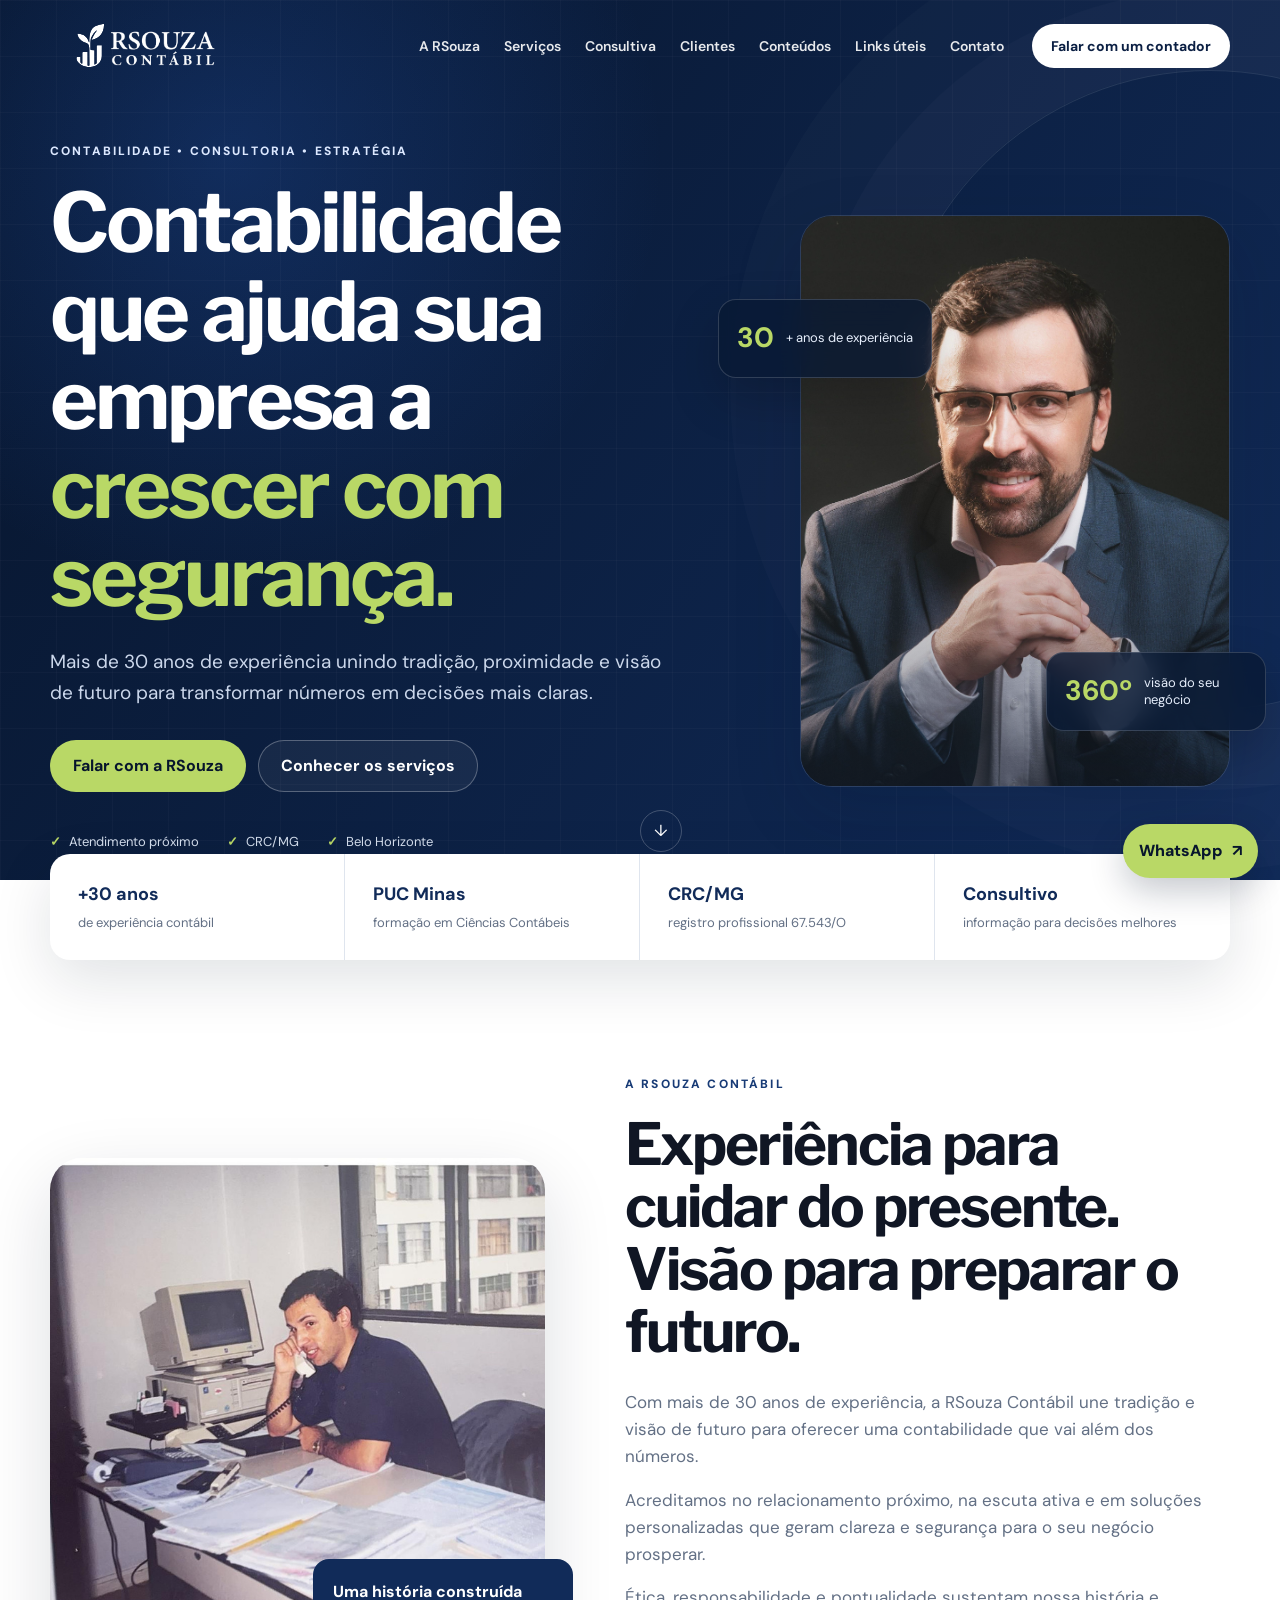
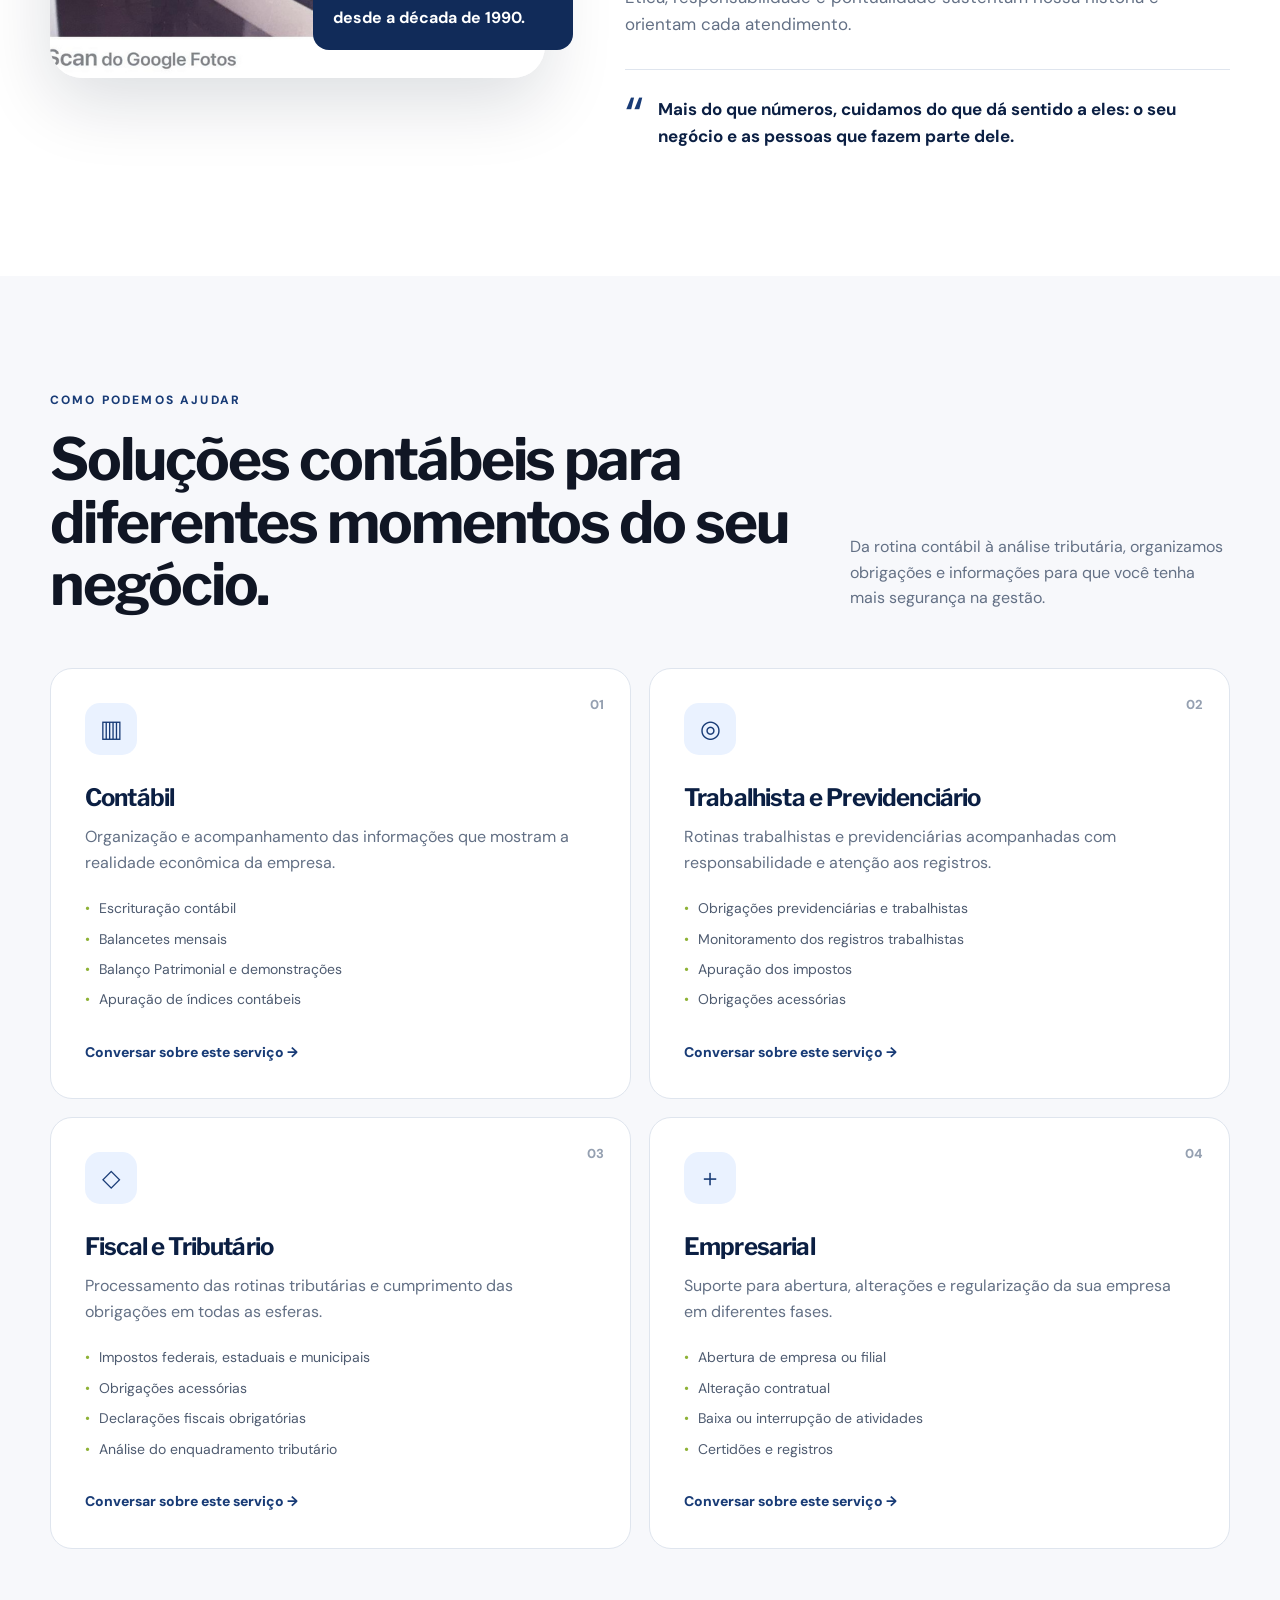
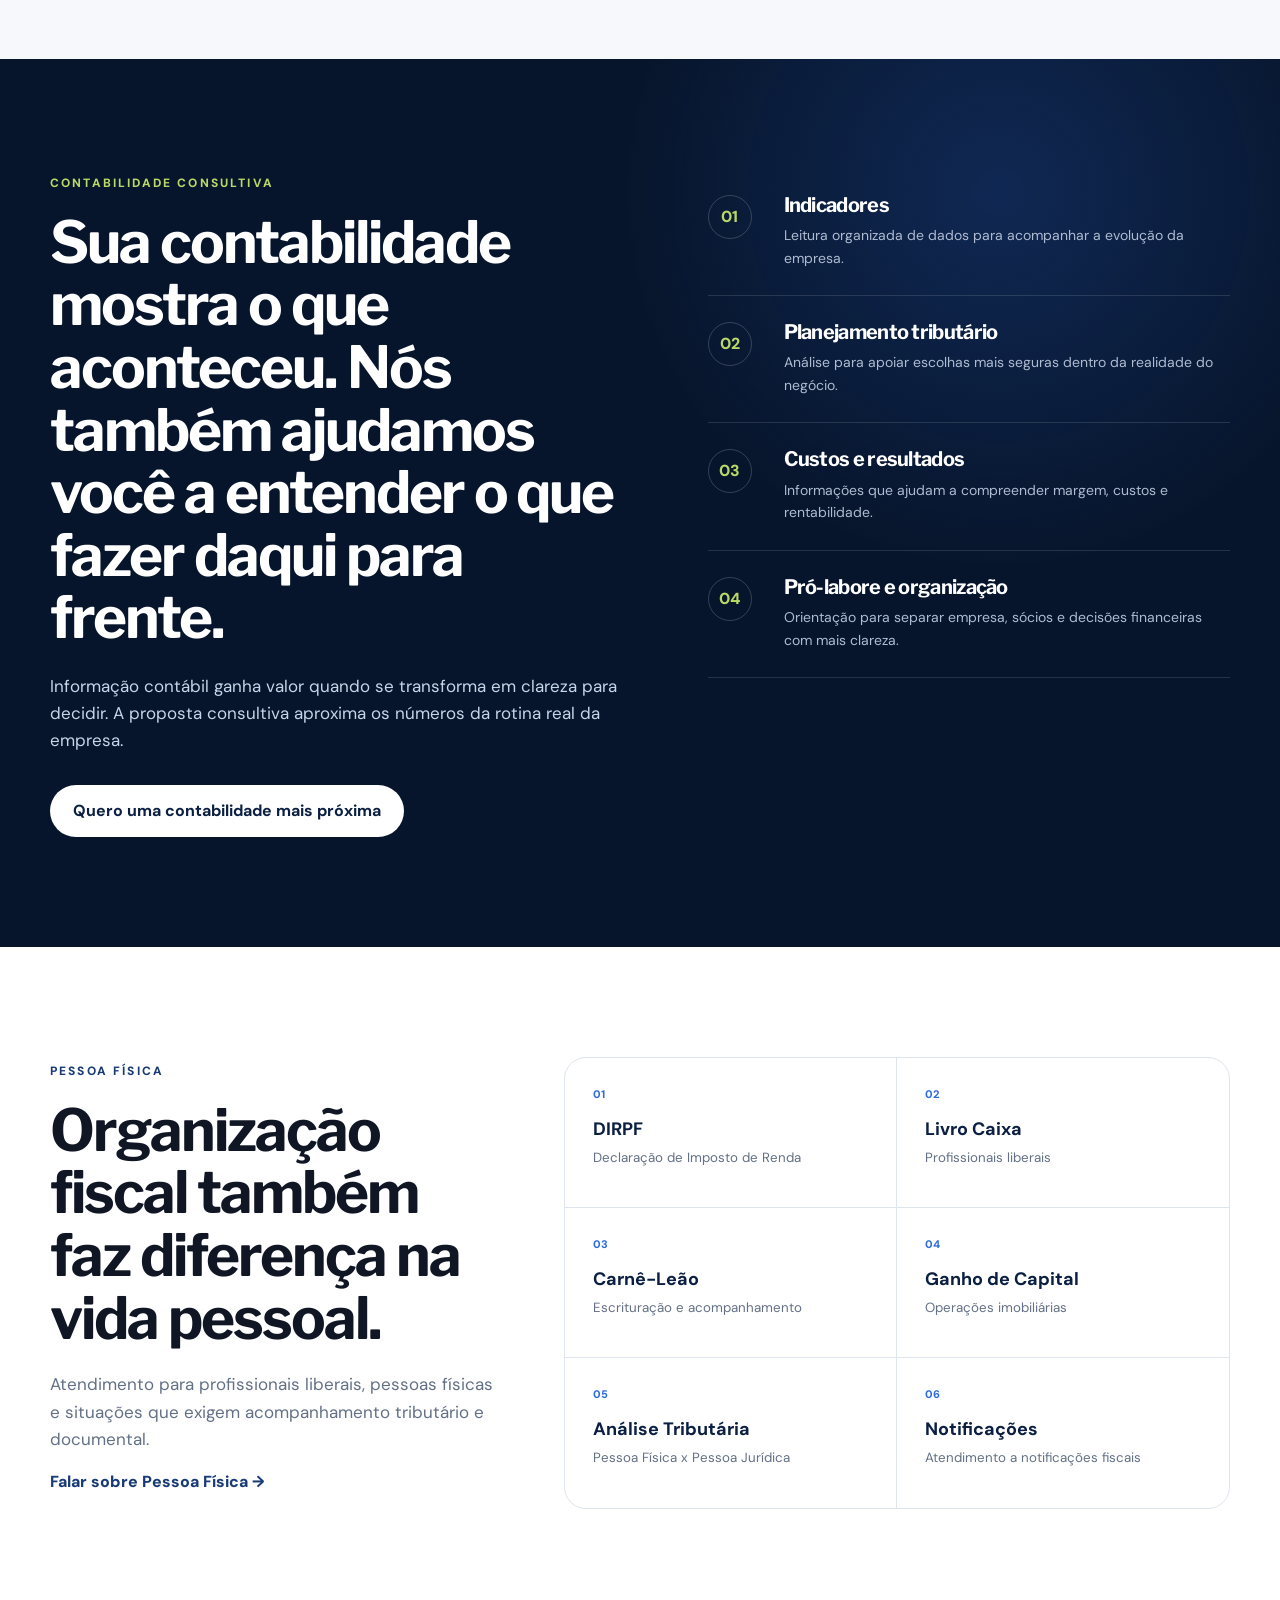
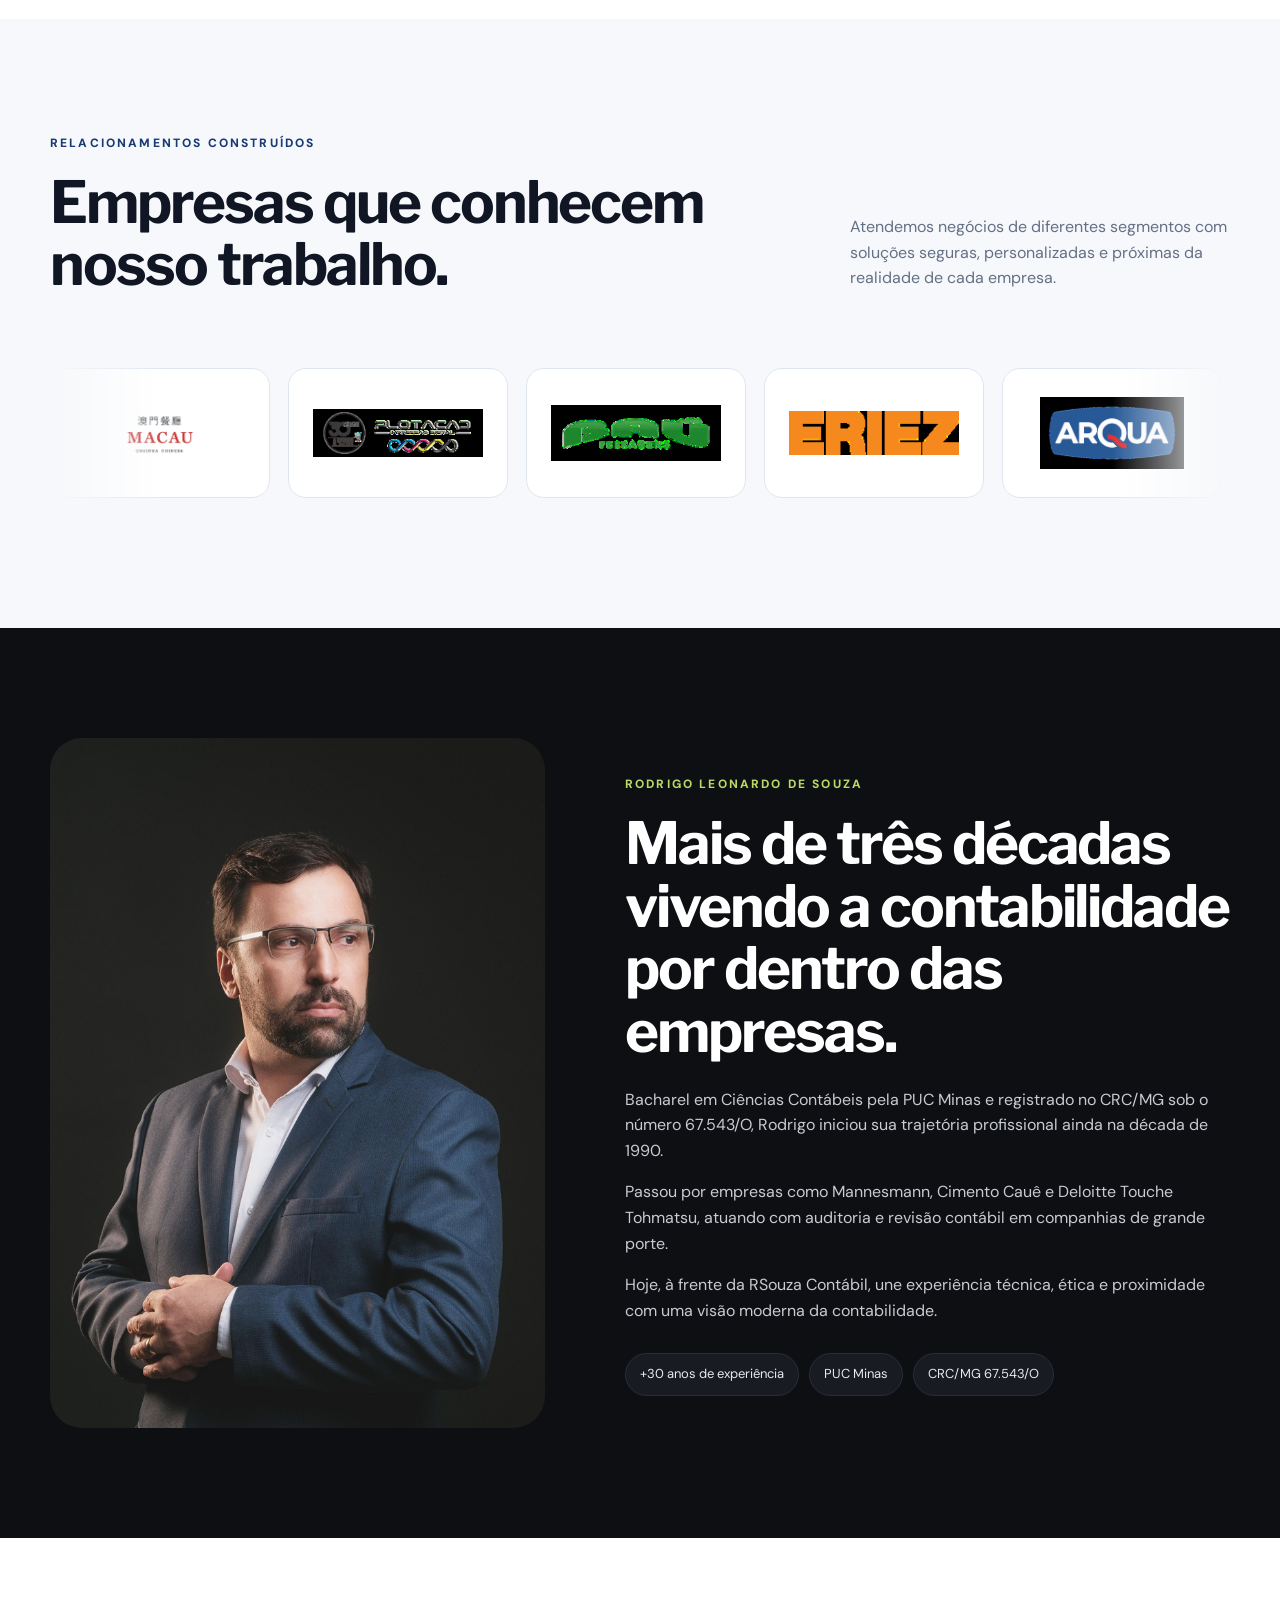
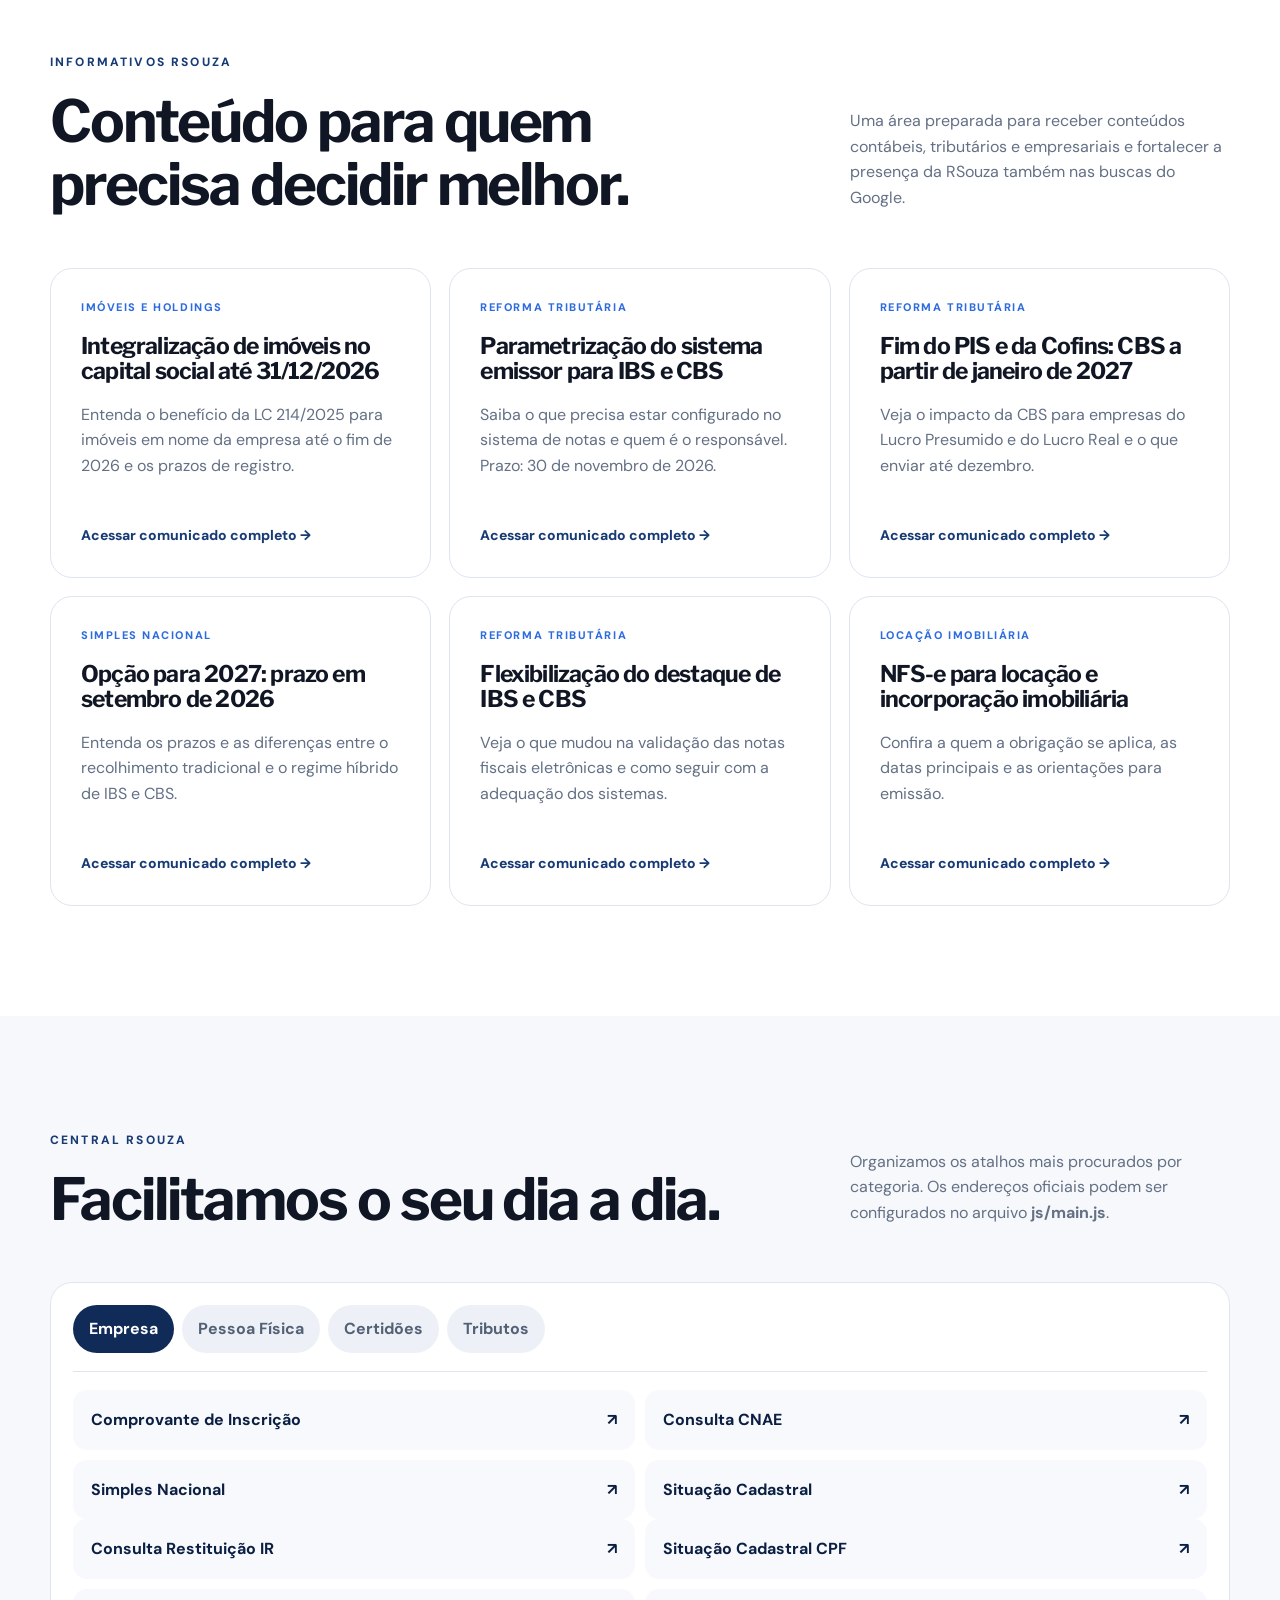
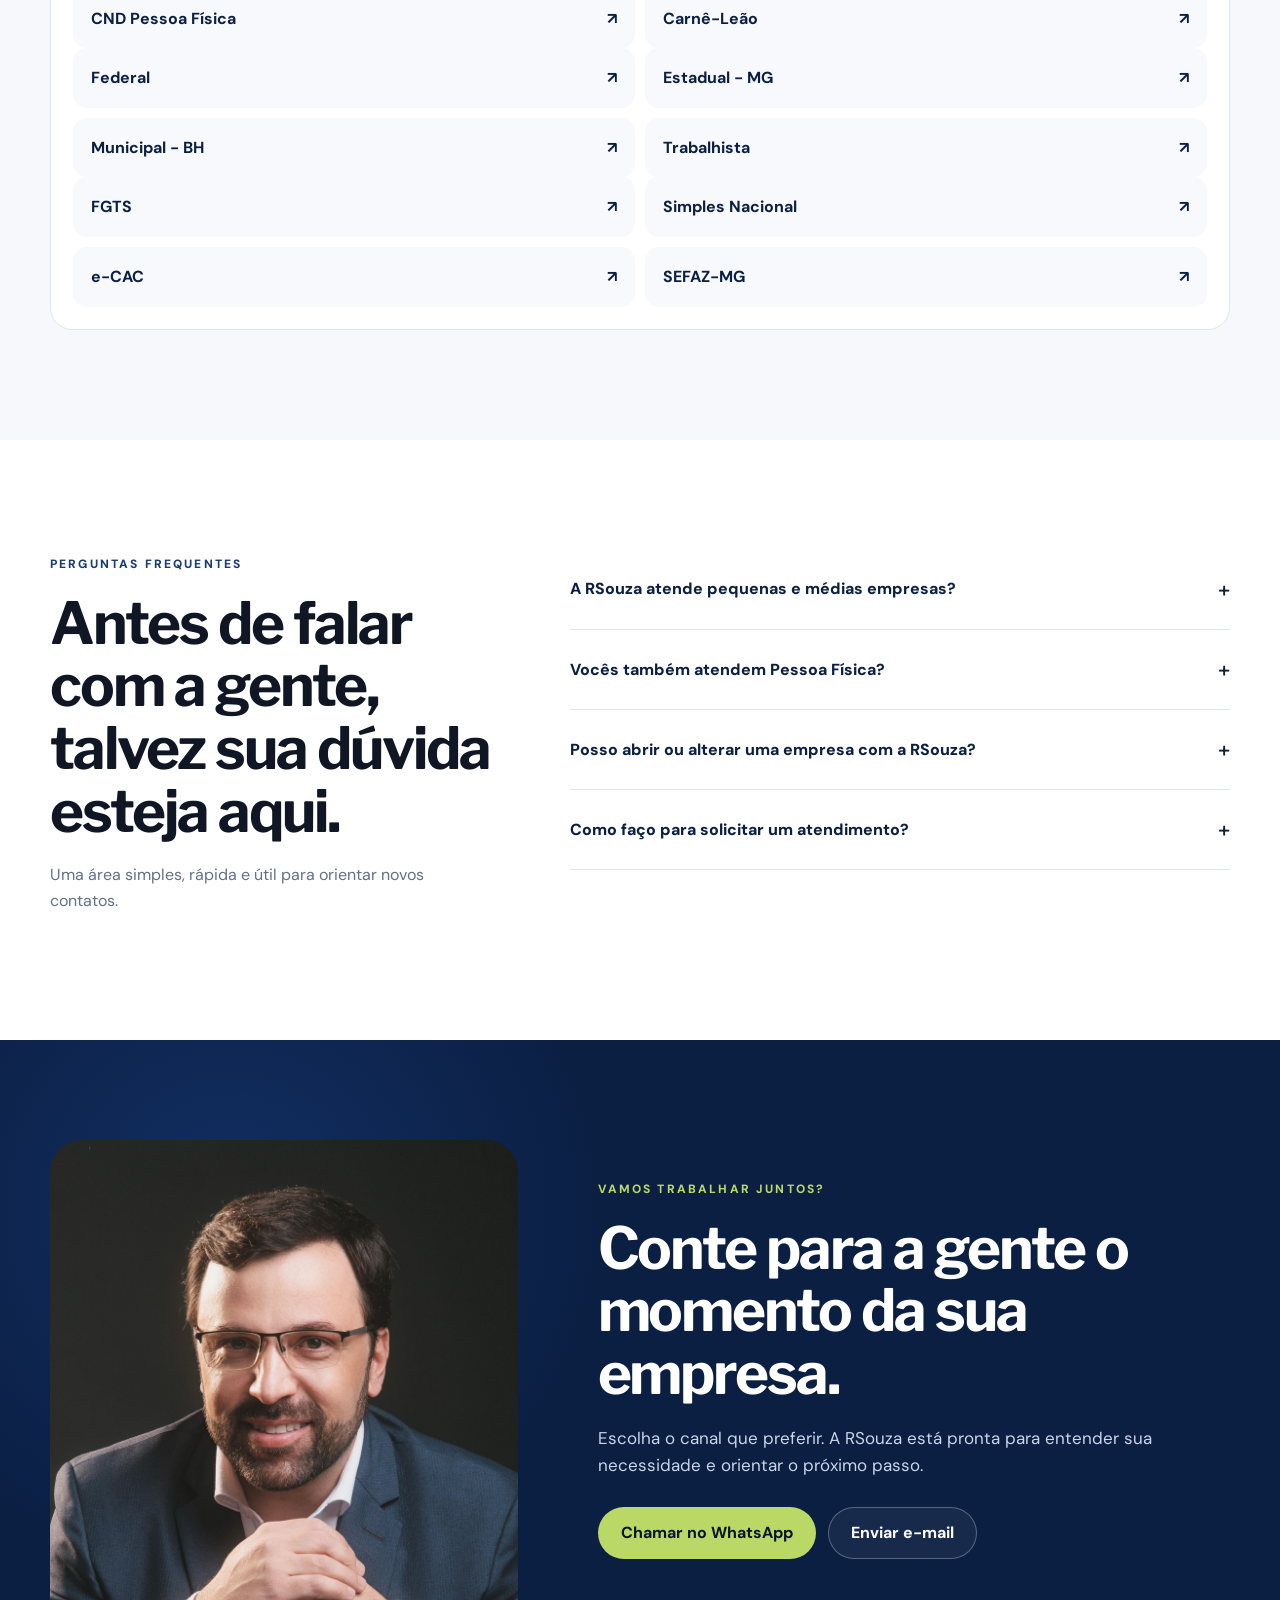
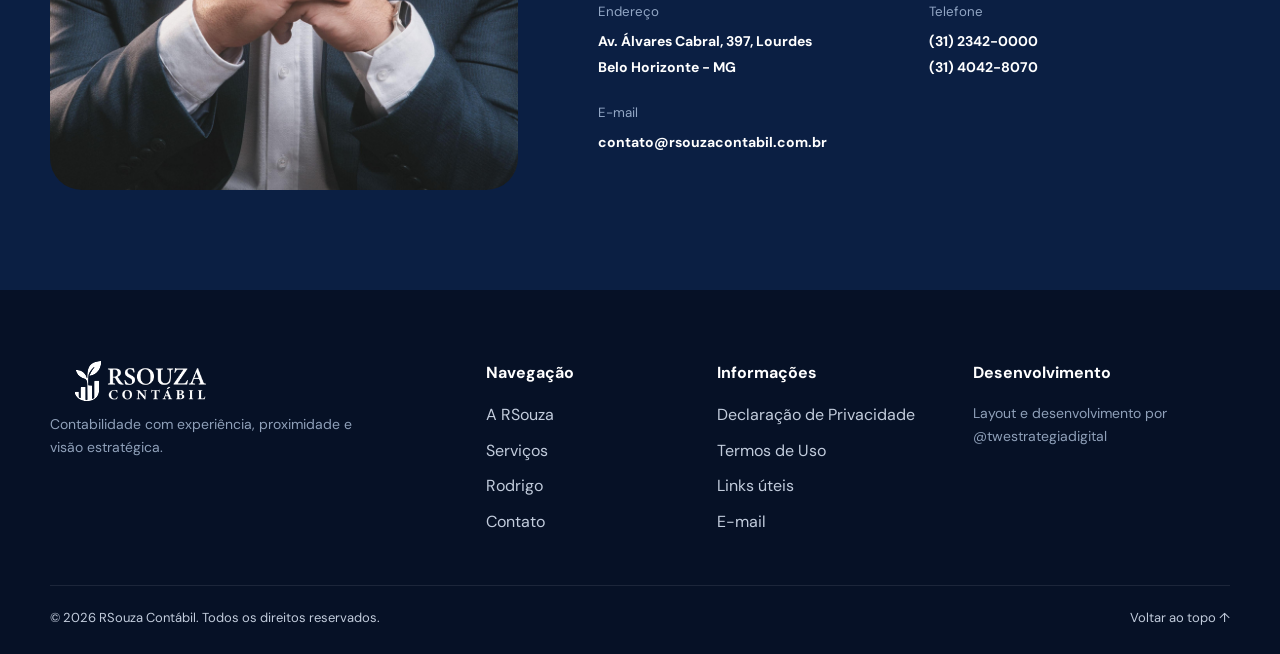
<file: index.html>
<!DOCTYPE html>
<html lang="pt-BR">
<head>
  <meta charset="UTF-8">
  <meta name="viewport" content="width=device-width, initial-scale=1.0">
  <meta name="description" content="RSouza Contábil: mais de 30 anos de experiência em contabilidade, tributário, trabalhista, pessoa física e soluções consultivas em Belo Horizonte.">
  <meta name="theme-color" content="#112B59">
  <meta property="og:title" content="RSouza Contábil | Contabilidade que ajuda sua empresa a crescer com segurança">
  <meta property="og:description" content="Tradição, proximidade e visão estratégica para empresas e pessoas.">
  <meta property="og:type" content="website">
  <meta property="og:url" content="https://rsouzacontabil.com.br/">
  <title>RSouza Contábil | Contabilidade estratégica em Belo Horizonte</title>
  <link rel="icon" href="assets/favicon.svg" type="image/svg+xml">
  <link rel="preconnect" href="https://fonts.googleapis.com">
  <link rel="preconnect" href="https://fonts.gstatic.com" crossorigin>
  <link href="https://fonts.googleapis.com/css2?family=DM+Sans:wght@400;500;600;700&family=Libre+Franklin:wght@600;700;800&display=swap" rel="stylesheet">
  <link rel="stylesheet" href="css/style.css">
</head>

<body>
  <a class="skip-link" href="#conteudo">Pular para o conteúdo</a>

  <header class="site-header" id="topo">
    <div class="container nav-wrap">
      <a class="brand" href="#inicio" aria-label="RSouza Contábil - início">
        <img src="assets/logo.svg" alt="RSouza Contábil">
      </a>

      <button class="menu-toggle" aria-label="Abrir menu" aria-expanded="false" aria-controls="main-nav">
        <span></span><span></span><span></span>
      </button>

      <nav class="main-nav" id="main-nav" aria-label="Navegação principal">
        <a href="#sobre">A RSouza</a>
        <a href="#servicos">Serviços</a>
        <a href="#consultiva">Consultiva</a>
        <a href="#clientes">Clientes</a>
        <a href="#conteudos">Conteúdos</a>
        <a href="#central">Links úteis</a>
        <a href="#contato">Contato</a>
      </nav>

      <a class="btn btn-primary nav-cta" href="https://wa.me/553123420000?text=Ol%C3%A1%21%20Vim%20pelo%20site%20da%20RSouza%20Cont%C3%A1bil%20e%20gostaria%20de%20falar%20com%20um%20contador." target="_blank" rel="noopener">
        Falar com um contador
      </a>
    </div>
  </header>

  <main id="conteudo">
    <section class="hero" id="inicio">
      <div class="hero-bg" aria-hidden="true"></div>
      <div class="container hero-grid">
        <div class="hero-copy reveal">
          <span class="eyebrow">CONTABILIDADE • CONSULTORIA • ESTRATÉGIA</span>
          <h1>Contabilidade que ajuda sua empresa a <em>crescer com segurança.</em></h1>
          <p>Mais de 30 anos de experiência unindo tradição, proximidade e visão de futuro para transformar números em decisões mais claras.</p>
          <div class="hero-actions">
            <a class="btn btn-accent" href="https://wa.me/553123420000?text=Ol%C3%A1%21%20Vim%20pelo%20site%20da%20RSouza%20Cont%C3%A1bil%20e%20gostaria%20de%20falar%20com%20um%20contador." target="_blank" rel="noopener">Falar com a RSouza</a>
            <a class="btn btn-ghost-light" href="#servicos">Conhecer os serviços</a>
          </div>
          <div class="hero-trust">
            <span>Atendimento próximo</span>
            <span>CRC/MG</span>
            <span>Belo Horizonte</span>
          </div>
        </div>

        <div class="hero-visual reveal">
          <div class="hero-photo-card">
            <img src="assets/img/rodrigo/contato.jpg" alt="Rodrigo Leonardo de Souza, contador responsável pela RSouza Contábil">
          </div>
          <div class="floating-stat stat-one">
            <strong data-counter="30">0</strong><span>+ anos de experiência</span>
          </div>
          <div class="floating-stat stat-two">
            <strong>360º</strong><span>visão do seu negócio</span>
          </div>
        </div>
      </div>
      <a class="scroll-indicator" href="#sobre" aria-label="Rolar para a próxima seção">↓</a>
    </section>

    <section class="proof-strip" aria-label="Diferenciais RSouza">
      <div class="container proof-grid">
        <article><strong>+30 anos</strong><span>de experiência contábil</span></article>
        <article><strong>PUC Minas</strong><span>formação em Ciências Contábeis</span></article>
        <article><strong>CRC/MG</strong><span>registro profissional 67.543/O</span></article>
        <article><strong>Consultivo</strong><span>informação para decisões melhores</span></article>
      </div>
    </section>

    <section class="section about" id="sobre">
      <div class="container about-grid">
        <div class="about-media reveal">
          <img src="assets/img/rodrigo/historia.jpg" alt="Registro do início da trajetória profissional de Rodrigo Leonardo de Souza">
          <div class="about-tag">Uma história construída desde a década de 1990.</div>
        </div>
        <div class="section-copy reveal">
          <span class="eyebrow dark">A RSOUZA CONTÁBIL</span>
          <h2>Experiência para cuidar do presente. Visão para preparar o futuro.</h2>
          <p>Com mais de 30 anos de experiência, a RSouza Contábil une tradição e visão de futuro para oferecer uma contabilidade que vai além dos números.</p>
          <p>Acreditamos no relacionamento próximo, na escuta ativa e em soluções personalizadas que geram clareza e segurança para o seu negócio prosperar.</p>
          <p>Ética, responsabilidade e pontualidade sustentam nossa história e orientam cada atendimento.</p>
          <div class="signature-quote">
            <span>“</span>
            <p>Mais do que números, cuidamos do que dá sentido a eles: o seu negócio e as pessoas que fazem parte dele.</p>
          </div>
        </div>
      </div>
    </section>

    <section class="section services" id="servicos">
      <div class="container">
        <div class="section-heading reveal">
          <div>
            <span class="eyebrow dark">COMO PODEMOS AJUDAR</span>
            <h2>Soluções contábeis para diferentes momentos do seu negócio.</h2>
          </div>
          <p>Da rotina contábil à análise tributária, organizamos obrigações e informações para que você tenha mais segurança na gestão.</p>
        </div>

        <div class="service-grid">
          <article class="service-card reveal">
            <span class="service-number">01</span>
            <div class="icon-box">▥</div>
            <h3>Contábil</h3>
            <p>Organização e acompanhamento das informações que mostram a realidade econômica da empresa.</p>
            <ul>
              <li>Escrituração contábil</li>
              <li>Balancetes mensais</li>
              <li>Balanço Patrimonial e demonstrações</li>
              <li>Apuração de índices contábeis</li>
            </ul>
            <a href="#contato">Conversar sobre este serviço →</a>
          </article>

          <article class="service-card reveal">
            <span class="service-number">02</span>
            <div class="icon-box">◎</div>
            <h3>Trabalhista e Previdenciário</h3>
            <p>Rotinas trabalhistas e previdenciárias acompanhadas com responsabilidade e atenção aos registros.</p>
            <ul>
              <li>Obrigações previdenciárias e trabalhistas</li>
              <li>Monitoramento dos registros trabalhistas</li>
              <li>Apuração dos impostos</li>
              <li>Obrigações acessórias</li>
            </ul>
            <a href="#contato">Conversar sobre este serviço →</a>
          </article>

          <article class="service-card reveal">
            <span class="service-number">03</span>
            <div class="icon-box">◇</div>
            <h3>Fiscal e Tributário</h3>
            <p>Processamento das rotinas tributárias e cumprimento das obrigações em todas as esferas.</p>
            <ul>
              <li>Impostos federais, estaduais e municipais</li>
              <li>Obrigações acessórias</li>
              <li>Declarações fiscais obrigatórias</li>
              <li>Análise do enquadramento tributário</li>
            </ul>
            <a href="#contato">Conversar sobre este serviço →</a>
          </article>

          <article class="service-card reveal">
            <span class="service-number">04</span>
            <div class="icon-box">＋</div>
            <h3>Empresarial</h3>
            <p>Suporte para abertura, alterações e regularização da sua empresa em diferentes fases.</p>
            <ul>
              <li>Abertura de empresa ou filial</li>
              <li>Alteração contratual</li>
              <li>Baixa ou interrupção de atividades</li>
              <li>Certidões e registros</li>
            </ul>
            <a href="#contato">Conversar sobre este serviço →</a>
          </article>
        </div>
      </div>
    </section>

    <section class="section consultive" id="consultiva">
      <div class="container consultive-grid">
        <div class="consultive-copy reveal">
          <span class="eyebrow light">CONTABILIDADE CONSULTIVA</span>
          <h2>Sua contabilidade mostra o que aconteceu. Nós também ajudamos você a entender o que fazer daqui para frente.</h2>
          <p>Informação contábil ganha valor quando se transforma em clareza para decidir. A proposta consultiva aproxima os números da rotina real da empresa.</p>
          <a class="btn btn-light" href="#contato">Quero uma contabilidade mais próxima</a>
        </div>
        <div class="consultive-list">
          <article class="reveal"><span>01</span><div><h3>Indicadores</h3><p>Leitura organizada de dados para acompanhar a evolução da empresa.</p></div></article>
          <article class="reveal"><span>02</span><div><h3>Planejamento tributário</h3><p>Análise para apoiar escolhas mais seguras dentro da realidade do negócio.</p></div></article>
          <article class="reveal"><span>03</span><div><h3>Custos e resultados</h3><p>Informações que ajudam a compreender margem, custos e rentabilidade.</p></div></article>
          <article class="reveal"><span>04</span><div><h3>Pró-labore e organização</h3><p>Orientação para separar empresa, sócios e decisões financeiras com mais clareza.</p></div></article>
        </div>
      </div>
    </section>

    <section class="section person" id="pessoa-fisica">
      <div class="container person-grid">
        <div class="person-intro reveal">
          <span class="eyebrow dark">PESSOA FÍSICA</span>
          <h2>Organização fiscal também faz diferença na vida pessoal.</h2>
          <p>Atendimento para profissionais liberais, pessoas físicas e situações que exigem acompanhamento tributário e documental.</p>
          <a class="text-link" href="#contato">Falar sobre Pessoa Física →</a>
        </div>
        <div class="person-services reveal">
          <div><span>01</span><strong>DIRPF</strong><small>Declaração de Imposto de Renda</small></div>
          <div><span>02</span><strong>Livro Caixa</strong><small>Profissionais liberais</small></div>
          <div><span>03</span><strong>Carnê-Leão</strong><small>Escrituração e acompanhamento</small></div>
          <div><span>04</span><strong>Ganho de Capital</strong><small>Operações imobiliárias</small></div>
          <div><span>05</span><strong>Análise Tributária</strong><small>Pessoa Física x Pessoa Jurídica</small></div>
          <div><span>06</span><strong>Notificações</strong><small>Atendimento a notificações fiscais</small></div>
        </div>
      </div>
    </section>

    <section class="section clients" id="clientes">
      <div class="container">
        <div class="section-heading reveal">
          <div>
            <span class="eyebrow dark">RELACIONAMENTOS CONSTRUÍDOS</span>
            <h2>Empresas que conhecem nosso trabalho.</h2>
          </div>
          <p>Atendemos negócios de diferentes segmentos com soluções seguras, personalizadas e próximas da realidade de cada empresa.</p>
        </div>

        <div class="logo-marquee reveal" aria-label="Clientes RSouza">
          <div class="logo-track">
            <figure><img src="assets/img/clientes/macau.png" alt="Restaurante Macau"></figure>
            <figure><img src="assets/img/clientes/plotacad.png" alt="Plotacad Impressão"></figure>
            <figure><img src="assets/img/clientes/baug.png" alt="Baug Ferragens"></figure>
            <figure><img src="assets/img/clientes/eriez.png" alt="Eriez Flotation Brasil"></figure>
            <figure><img src="assets/img/clientes/arqua.png" alt="Arquá"></figure>
            <figure><img src="assets/img/clientes/embalagens-ibirite.png" alt="Embalagens Ibirité"></figure>
            <figure><img src="assets/img/clientes/macau.png" alt="" aria-hidden="true"></figure>
            <figure><img src="assets/img/clientes/plotacad.png" alt="" aria-hidden="true"></figure>
            <figure><img src="assets/img/clientes/baug.png" alt="" aria-hidden="true"></figure>
            <figure><img src="assets/img/clientes/eriez.png" alt="" aria-hidden="true"></figure>
            <figure><img src="assets/img/clientes/arqua.png" alt="" aria-hidden="true"></figure>
            <figure><img src="assets/img/clientes/embalagens-ibirite.png" alt="" aria-hidden="true"></figure>
          </div>
        </div>
      </div>
    </section>

    <section class="section profile" id="rodrigo">
      <div class="container profile-grid">
        <div class="profile-photo reveal">
          <img src="assets/img/rodrigo/retrato.jpg" alt="Rodrigo Leonardo de Souza">
        </div>
        <div class="profile-copy reveal">
          <span class="eyebrow light">RODRIGO LEONARDO DE SOUZA</span>
          <h2>Mais de três décadas vivendo a contabilidade por dentro das empresas.</h2>
          <p>Bacharel em Ciências Contábeis pela PUC Minas e registrado no CRC/MG sob o número 67.543/O, Rodrigo iniciou sua trajetória profissional ainda na década de 1990.</p>
          <p>Passou por empresas como Mannesmann, Cimento Cauê e Deloitte Touche Tohmatsu, atuando com auditoria e revisão contábil em companhias de grande porte.</p>
          <p>Hoje, à frente da RSouza Contábil, une experiência técnica, ética e proximidade com uma visão moderna da contabilidade.</p>
          <div class="profile-facts">
            <span>+30 anos de experiência</span>
            <span>PUC Minas</span>
            <span>CRC/MG 67.543/O</span>
          </div>
        </div>
      </div>
    </section>

    <section class="section content-hub" id="conteudos">
      <div class="container">
        <div class="section-heading reveal">
          <div>
            <span class="eyebrow dark">INFORMATIVOS RSOUZA</span>
            <h2>Conteúdo para quem precisa decidir melhor.</h2>
          </div>
          <p>Uma área preparada para receber conteúdos contábeis, tributários e empresariais e fortalecer a presença da RSouza também nas buscas do Google.</p>
        </div>

        <div class="article-grid">
          <article class="article-card reveal">
            <span>IMÓVEIS E HOLDINGS</span>
            <h3>Integralização de imóveis no capital social até 31/12/2026</h3>
            <p>Entenda o benefício da LC 214/2025 para imóveis em nome da empresa até o fim de 2026 e os prazos de registro.</p>
            <a href="integralizacao-imoveis-2026.html">Acessar comunicado completo →</a>
          </article>
          <article class="article-card reveal">
            <span>REFORMA TRIBUTÁRIA</span>
            <h3>Parametrização do sistema emissor para IBS e CBS</h3>
            <p>Saiba o que precisa estar configurado no sistema de notas e quem é o responsável. Prazo: 30 de novembro de 2026.</p>
            <a href="parametrizacao-sistema-emissor.html">Acessar comunicado completo →</a>
          </article>
          <article class="article-card reveal">
            <span>REFORMA TRIBUTÁRIA</span>
            <h3>Fim do PIS e da Cofins: CBS a partir de janeiro de 2027</h3>
            <p>Veja o impacto da CBS para empresas do Lucro Presumido e do Lucro Real e o que enviar até dezembro.</p>
            <a href="inicio-cbs-2027.html">Acessar comunicado completo →</a>
          </article>
          <article class="article-card reveal">
            <span>SIMPLES NACIONAL</span>
            <h3>Opção para 2027: prazo em setembro de 2026</h3>
            <p>Entenda os prazos e as diferenças entre o recolhimento tradicional e o regime híbrido de IBS e CBS.</p>
            <a href="simples-nacional-2027.html">Acessar comunicado completo →</a>
          </article>
          <article class="article-card reveal">
            <span>REFORMA TRIBUTÁRIA</span>
            <h3>Flexibilização do destaque de IBS e CBS</h3>
            <p>Veja o que mudou na validação das notas fiscais eletrônicas e como seguir com a adequação dos sistemas.</p>
            <a href="flexibilidade-ibs-cbs.html">Acessar comunicado completo →</a>
          </article>
          <article class="article-card reveal">
            <span>LOCAÇÃO IMOBILIÁRIA</span>
            <h3>NFS-e para locação e incorporação imobiliária</h3>
            <p>Confira a quem a obrigação se aplica, as datas principais e as orientações para emissão.</p>
            <a href="locacao-imobiliaria.html">Acessar comunicado completo →</a>
          </article>
        </div>
      </div>
    </section>

    <section class="section resource-center" id="central">
      <div class="container">
        <div class="section-heading reveal">
          <div>
            <span class="eyebrow dark">CENTRAL RSOUZA</span>
            <h2>Facilitamos o seu dia a dia.</h2>
          </div>
          <p>Organizamos os atalhos mais procurados por categoria. Os endereços oficiais podem ser configurados no arquivo <strong>js/main.js</strong>.</p>
        </div>

        <div class="resource-layout reveal">
          <div class="tabs" role="tablist" aria-label="Categorias de links úteis">
            <button class="tab active" data-tab="empresa" role="tab" aria-selected="true">Empresa</button>
            <button class="tab" data-tab="pf" role="tab" aria-selected="false">Pessoa Física</button>
            <button class="tab" data-tab="cnd" role="tab" aria-selected="false">Certidões</button>
            <button class="tab" data-tab="tributos" role="tab" aria-selected="false">Tributos</button>
          </div>
          <div class="tab-panels">
            <div class="tab-panel active" id="empresa" role="tabpanel">
              <a href="#" data-resource="comprovante-inscricao">Comprovante de Inscrição <span>↗</span></a>
              <a href="#" data-resource="cnae">Consulta CNAE <span>↗</span></a>
              <a href="#" data-resource="simples">Simples Nacional <span>↗</span></a>
              <a href="#" data-resource="situacao-cadastral">Situação Cadastral <span>↗</span></a>
            </div>
            <div class="tab-panel" id="pf" role="tabpanel" hidden>
              <a href="#" data-resource="irpf-restituicao">Consulta Restituição IR <span>↗</span></a>
              <a href="#" data-resource="cpf">Situação Cadastral CPF <span>↗</span></a>
              <a href="#" data-resource="cnd-pf">CND Pessoa Física <span>↗</span></a>
              <a href="#" data-resource="carne-leao">Carnê-Leão <span>↗</span></a>
            </div>
            <div class="tab-panel" id="cnd" role="tabpanel" hidden>
              <a href="#" data-resource="cnd-federal">Federal <span>↗</span></a>
              <a href="#" data-resource="cnd-estadual">Estadual - MG <span>↗</span></a>
              <a href="#" data-resource="cnd-municipal">Municipal - BH <span>↗</span></a>
              <a href="#" data-resource="cnd-trabalhista">Trabalhista <span>↗</span></a>
            </div>
            <div class="tab-panel" id="tributos" role="tabpanel" hidden>
              <a href="#" data-resource="fgts">FGTS <span>↗</span></a>
              <a href="#" data-resource="simples">Simples Nacional <span>↗</span></a>
              <a href="#" data-resource="e-cac">e-CAC <span>↗</span></a>
              <a href="#" data-resource="sefaz-mg">SEFAZ-MG <span>↗</span></a>
            </div>
          </div>
        </div>
      </div>
    </section>

    <section class="section faq" id="duvidas">
      <div class="container faq-grid">
        <div class="faq-intro reveal">
          <span class="eyebrow dark">PERGUNTAS FREQUENTES</span>
          <h2>Antes de falar com a gente, talvez sua dúvida esteja aqui.</h2>
          <p>Uma área simples, rápida e útil para orientar novos contatos.</p>
        </div>

        <div class="accordion reveal">
          <article class="faq-item">
            <button aria-expanded="false"><span>A RSouza atende pequenas e médias empresas?</span><b>+</b></button>
            <div class="faq-answer"><p>Sim. A trajetória da RSouza inclui atendimento especializado a pequenas e médias empresas em áreas contábil, fiscal, tributária, trabalhista e consultiva.</p></div>
          </article>
          <article class="faq-item">
            <button aria-expanded="false"><span>Vocês também atendem Pessoa Física?</span><b>+</b></button>
            <div class="faq-answer"><p>Sim. Entre os serviços estão DIRPF, Livro Caixa, Carnê-Leão, análise tributária, ganho de capital imobiliário e atendimento a notificações fiscais.</p></div>
          </article>
          <article class="faq-item">
            <button aria-expanded="false"><span>Posso abrir ou alterar uma empresa com a RSouza?</span><b>+</b></button>
            <div class="faq-answer"><p>Sim. A RSouza oferece serviços de abertura de empresa ou filial, alterações contratuais, baixas, certidões e registros.</p></div>
          </article>
          <article class="faq-item">
            <button aria-expanded="false"><span>Como faço para solicitar um atendimento?</span><b>+</b></button>
            <div class="faq-answer"><p>Você pode usar o botão de WhatsApp ao longo do site, entrar em contato pelos telefones ou enviar uma mensagem para contato@rsouzacontabil.com.br.</p></div>
          </article>
        </div>
      </div>
    </section>

    <section class="contact-section" id="contato">
      <div class="container contact-grid">
        <div class="contact-photo reveal">
          <img src="assets/img/rodrigo/contato.jpg" alt="Rodrigo Leonardo de Souza">
        </div>
        <div class="contact-copy reveal">
          <span class="eyebrow light">VAMOS TRABALHAR JUNTOS?</span>
          <h2>Conte para a gente o momento da sua empresa.</h2>
          <p>Escolha o canal que preferir. A RSouza está pronta para entender sua necessidade e orientar o próximo passo.</p>

          <div class="contact-actions">
            <a class="btn btn-accent" href="https://wa.me/553123420000?text=Ol%C3%A1%21%20Vim%20pelo%20site%20da%20RSouza%20Cont%C3%A1bil%20e%20gostaria%20de%20falar%20com%20um%20contador." target="_blank" rel="noopener">Chamar no WhatsApp</a>
            <a class="btn btn-ghost-light" href="mailto:contato@rsouzacontabil.com.br">Enviar e-mail</a>
          </div>

          <address class="contact-info">
            <div><small>Endereço</small><strong>Av. Álvares Cabral, 397, Lourdes<br>Belo Horizonte - MG</strong></div>
            <div><small>Telefone</small><strong><a href="tel:+553123420000">(31) 2342-0000</a><br><a href="tel:+553140428070">(31) 4042-8070</a></strong></div>
            <div><small>E-mail</small><strong><a href="mailto:contato@rsouzacontabil.com.br">contato@rsouzacontabil.com.br</a></strong></div>
          </address>
        </div>
      </div>
    </section>
  </main>

  <footer class="site-footer">
    <div class="container footer-grid">
      <div>
        <a class="brand footer-brand" href="#topo"><img src="assets/logo.svg" alt="RSouza Contábil"></a>
        <p>Contabilidade com experiência, proximidade e visão estratégica.</p>
      </div>
      <div>
        <strong>Navegação</strong>
        <a href="#sobre">A RSouza</a>
        <a href="#servicos">Serviços</a>
        <a href="#rodrigo">Rodrigo</a>
        <a href="#contato">Contato</a>
      </div>
      <div>
        <strong>Informações</strong>
        <a href="privacidade.html">Declaração de Privacidade</a>
        <a href="termos-de-uso.html">Termos de Uso</a>
        <a href="#central">Links úteis</a>
        <a href="mailto:contato@rsouzacontabil.com.br">E-mail</a>
      </div>
      <div>
        <strong>Desenvolvimento</strong>
        <p>Layout e desenvolvimento por <a href="https://twestrategiadigital.com.br" target="_blank" rel="noopener">@twestrategiadigital</a></p>
      </div>
    </div>
    <div class="container footer-bottom">
      <span>© <span id="year"></span> RSouza Contábil. Todos os direitos reservados.</span>
      <a href="#topo">Voltar ao topo ↑</a>
    </div>
  </footer>

  <a class="whatsapp-float" href="https://wa.me/553123420000?text=Ol%C3%A1%21%20Vim%20pelo%20site%20da%20RSouza%20Cont%C3%A1bil%20e%20gostaria%20de%20falar%20com%20um%20contador." target="_blank" rel="noopener" aria-label="Falar com a RSouza pelo WhatsApp">
    <span>WhatsApp</span><b>↗</b>
  </a>
<script src="https://api.twestrategiadigital.com.br/public/webchat/widget.js" data-widget-id="53069df3-6dc1-453a-aaa9-78b7c281a566"></script>
  <script src="js/main.js"></script>
  <script src="https://api.twestrategiadigital.com.br/public/webchat/widget.js" data-widget-id="53069df3-6dc1-453a-aaa9-78b7c281a566"></script>
</body>
</html>
</file>
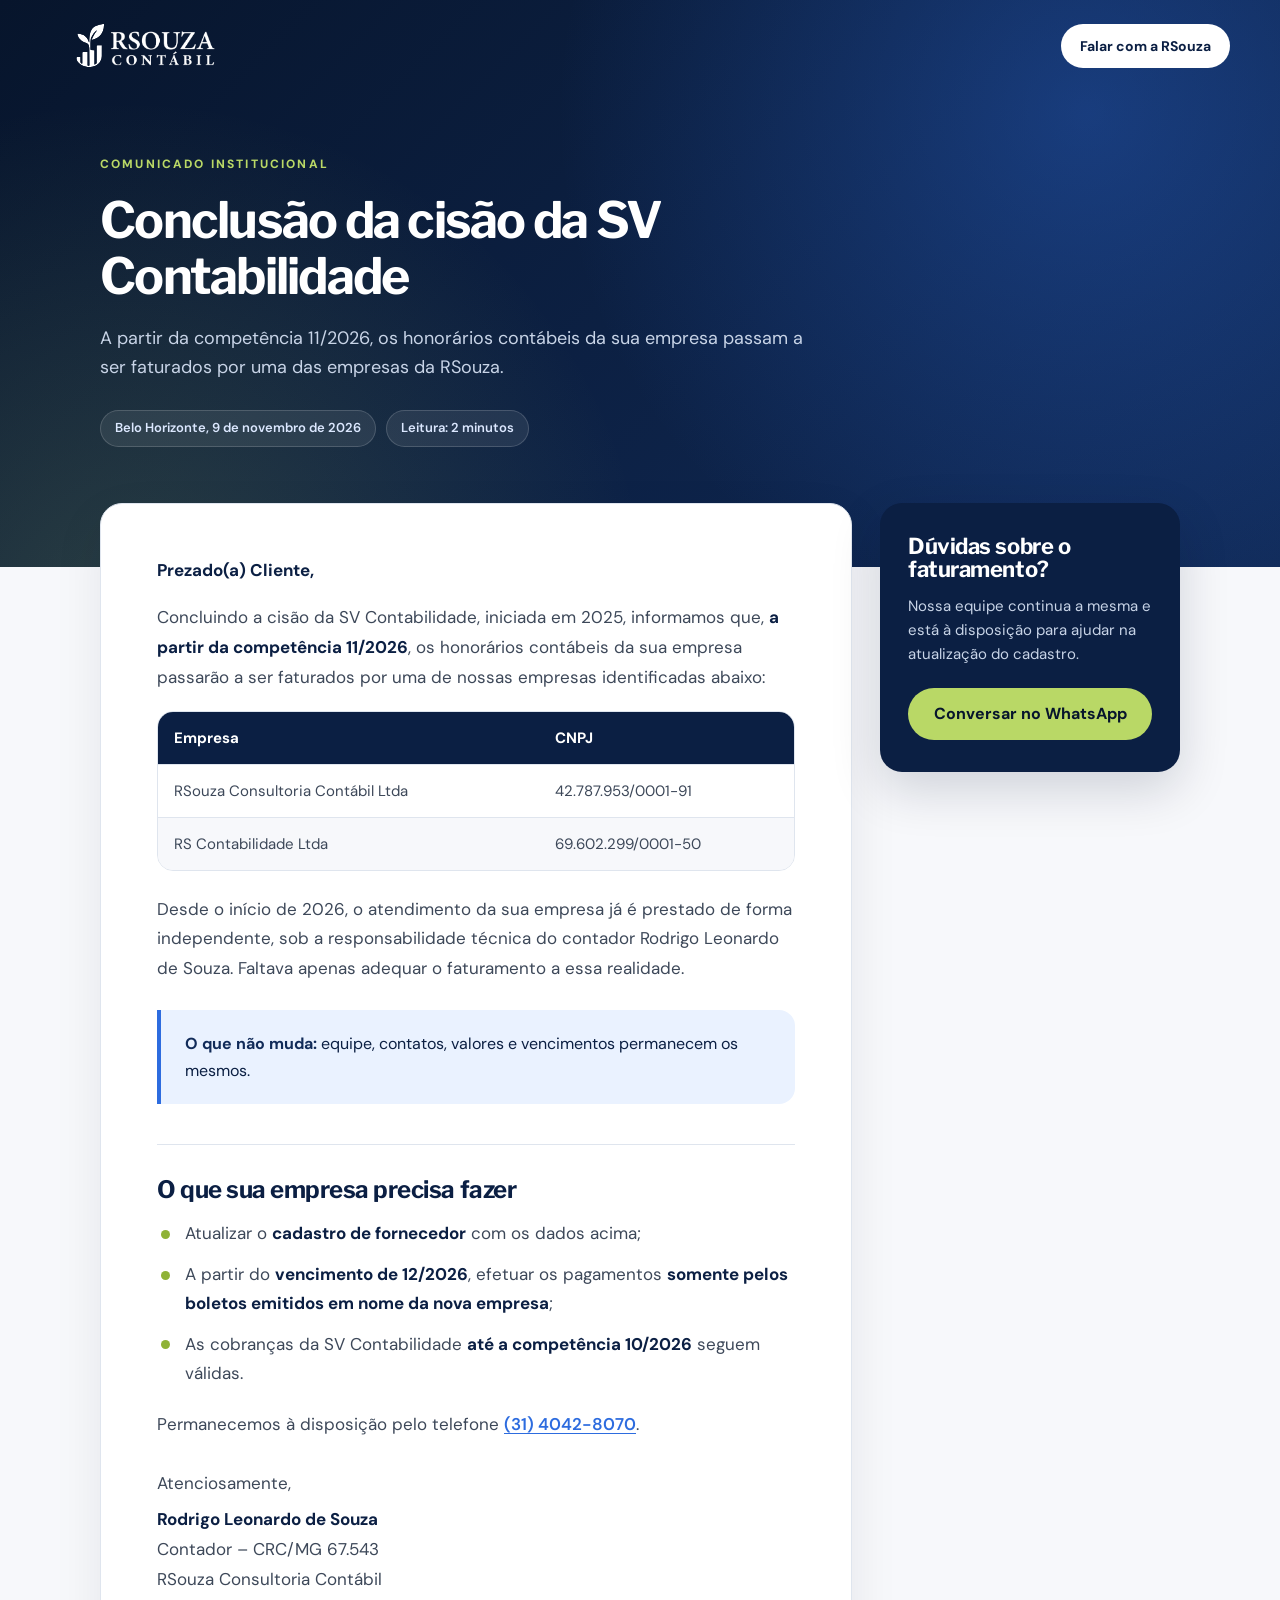
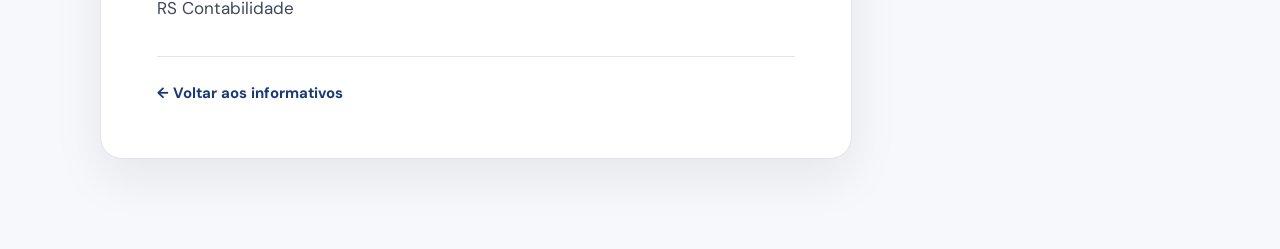
<file: conclusao-cisao-sv-contabilidade.html>
<!DOCTYPE html>
<html lang="pt-BR">
<head>
  <meta charset="UTF-8">
  <meta name="viewport" content="width=device-width, initial-scale=1.0">
  <meta name="description" content="Conclusão da cisão da SV Contabilidade: a partir da competência 11/2026, os honorários passam a ser faturados pela RSouza Consultoria Contábil ou pela RS Contabilidade.">
  <meta property="og:title" content="Conclusão da cisão da SV Contabilidade | RSouza Contábil">
  <meta property="og:description" content="Novos dados de faturamento dos honorários contábeis a partir da competência 11/2026.">
  <meta property="og:type" content="article">
  <meta property="og:url" content="https://rsouzacontabil.com.br/conclusao-cisao-sv-contabilidade.html">
  <title>Conclusão da cisão da SV Contabilidade | RSouza Contábil</title>
  <link rel="icon" href="assets/favicon.svg" type="image/svg+xml">
  <link rel="preconnect" href="https://fonts.googleapis.com">
  <link rel="preconnect" href="https://fonts.gstatic.com" crossorigin>
  <link href="https://fonts.googleapis.com/css2?family=DM+Sans:wght@400;500;600;700&family=Libre+Franklin:wght@600;700;800&display=swap" rel="stylesheet">
  <link rel="stylesheet" href="css/style.css">
</head>
<body class="article-page">
  <header class="site-header">
    <div class="container nav-wrap">
      <a class="brand" href="index.html" aria-label="RSouza Contábil - início"><img src="assets/logo.svg" alt="RSouza Contábil"></a>
      <a class="btn btn-primary nav-cta" href="https://wa.me/553123420000?text=Ol%C3%A1%21%20Gostaria%20de%20esclarecer%20uma%20d%C3%BAvida%20sobre%20o%20novo%20faturamento%20dos%20honor%C3%A1rios." target="_blank" rel="noopener">Falar com a RSouza</a>
    </div>
  </header>
  <main>
    <section class="article-hero">
      <div class="container">
        <span class="eyebrow">COMUNICADO INSTITUCIONAL</span>
        <h1>Conclusão da cisão da SV Contabilidade</h1>
        <p>A partir da competência 11/2026, os honorários contábeis da sua empresa passam a ser faturados por uma das empresas da RSouza.</p>
        <div class="article-meta"><span>Belo Horizonte, 9 de novembro de 2026</span><span>Leitura: 2 minutos</span></div>
      </div>
    </section>
    <div class="article-layout">
      <article class="article-body">
        <p><strong>Prezado(a) Cliente,</strong></p>
        <p>Concluindo a cisão da SV Contabilidade, iniciada em 2025, informamos que, <strong>a partir da competência 11/2026</strong>, os honorários contábeis da sua empresa passarão a ser faturados por uma de nossas empresas identificadas abaixo:</p>

        <div class="article-table-wrap">
          <table class="article-table">
            <thead><tr><th>Empresa</th><th>CNPJ</th></tr></thead>
            <tbody>
              <tr><td>RSouza Consultoria Contábil Ltda</td><td>42.787.953/0001-91</td></tr>
              <tr><td>RS Contabilidade Ltda</td><td>69.602.299/0001-50</td></tr>
            </tbody>
          </table>
        </div>

        <p>Desde o início de 2026, o atendimento da sua empresa já é prestado de forma independente, sob a responsabilidade técnica do contador Rodrigo Leonardo de Souza. Faltava apenas adequar o faturamento a essa realidade.</p>
        <div class="notice-box"><strong>O que não muda:</strong> equipe, contatos, valores e vencimentos permanecem os mesmos.</div>

        <h2>O que sua empresa precisa fazer</h2>
        <ul>
          <li>Atualizar o <strong>cadastro de fornecedor</strong> com os dados acima;</li>
          <li>A partir do <strong>vencimento de 12/2026</strong>, efetuar os pagamentos <strong>somente pelos boletos emitidos em nome da nova empresa</strong>;</li>
          <li>As cobranças da SV Contabilidade <strong>até a competência 10/2026</strong> seguem válidas.</li>
        </ul>

        <p>Permanecemos à disposição pelo telefone <a href="tel:+553140428070">(31) 4042-8070</a>.</p>
        <div class="article-signature">
          <p>Atenciosamente,</p>
          <p><strong>Rodrigo Leonardo de Souza</strong><br>Contador – CRC/MG 67.543<br>RSouza Consultoria Contábil<br>RS Contabilidade</p>
        </div>
        <a class="article-back" href="index.html#conteudos">← Voltar aos informativos</a>
      </article>
      <aside class="article-aside">
        <h2>Dúvidas sobre o faturamento?</h2>
        <p>Nossa equipe continua a mesma e está à disposição para ajudar na atualização do cadastro.</p>
        <a class="btn btn-accent" href="https://wa.me/553123420000?text=Ol%C3%A1%21%20Li%20o%20comunicado%20sobre%20a%20conclus%C3%A3o%20da%20cis%C3%A3o%20da%20SV%20Contabilidade%20e%20gostaria%20de%20esclarecimentos." target="_blank" rel="noopener">Conversar no WhatsApp</a>
      </aside>
    </div>
  </main>
</body>
</html>
</file>
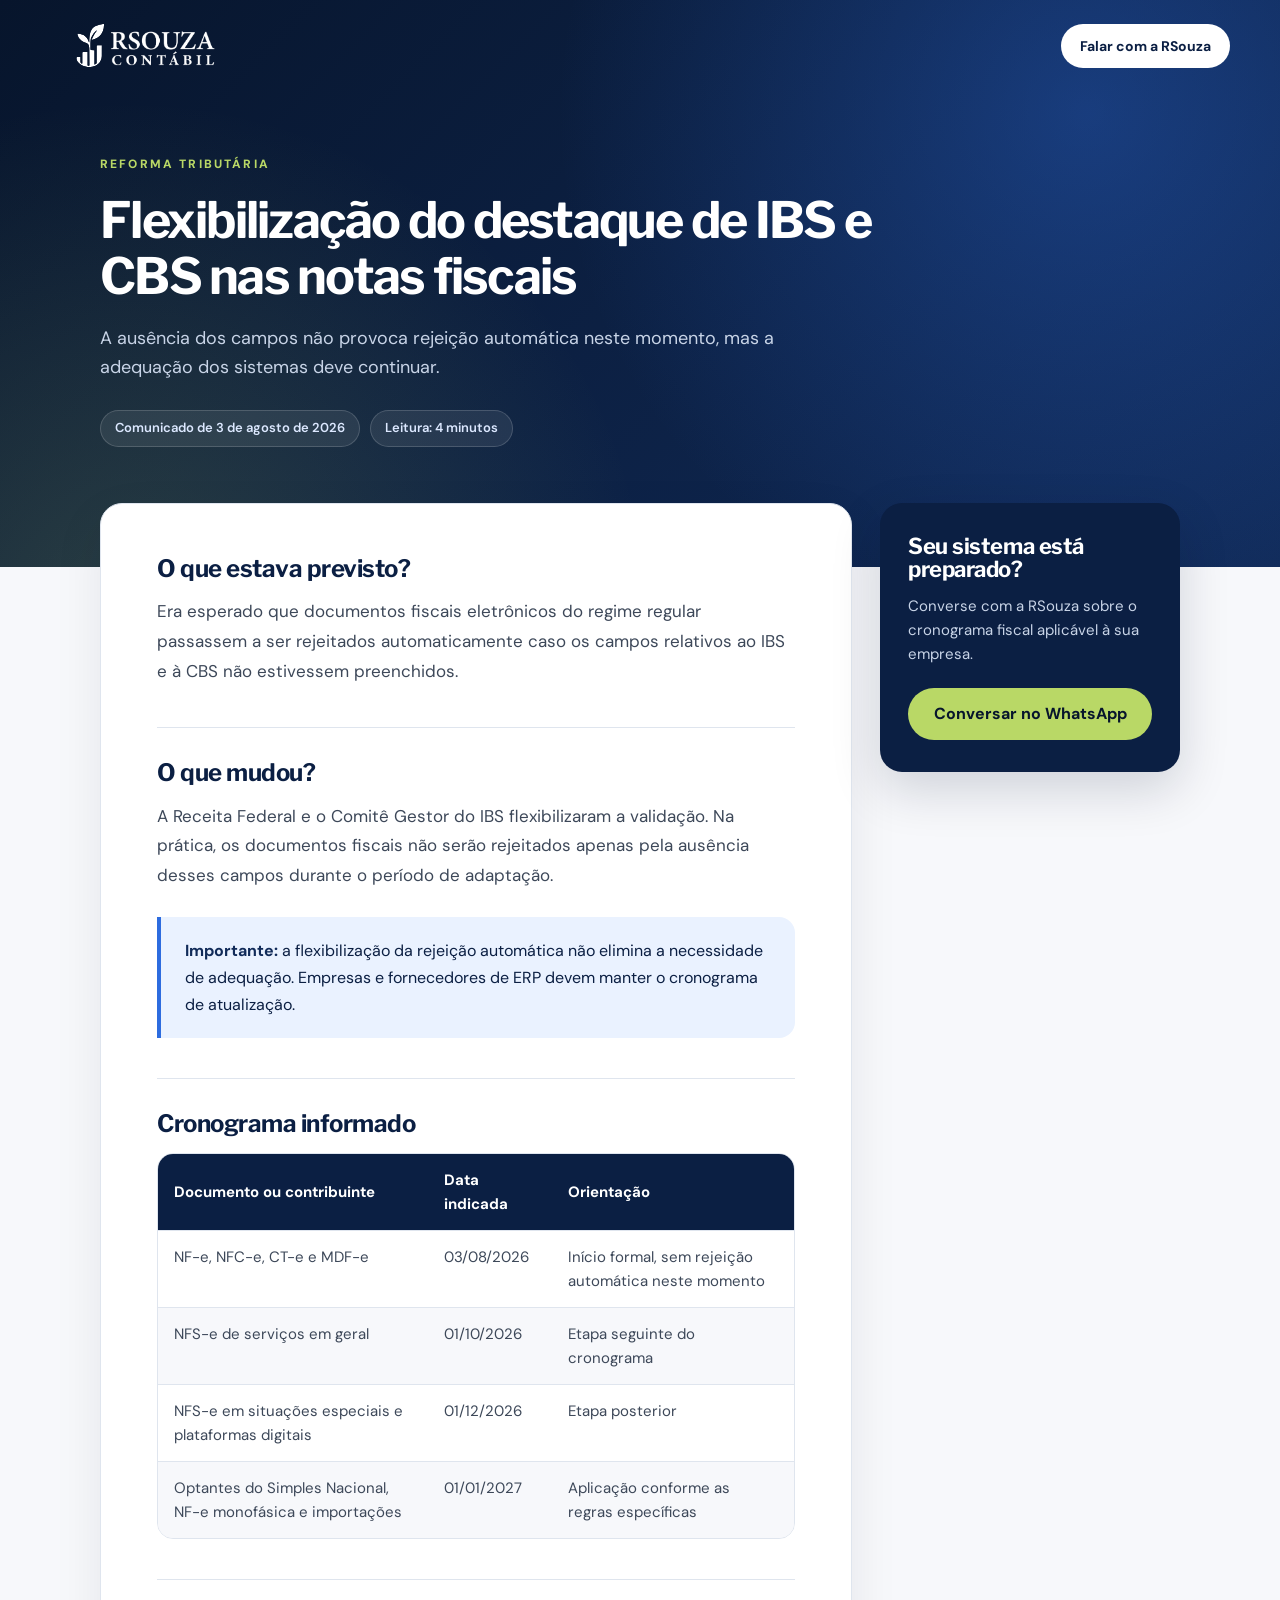
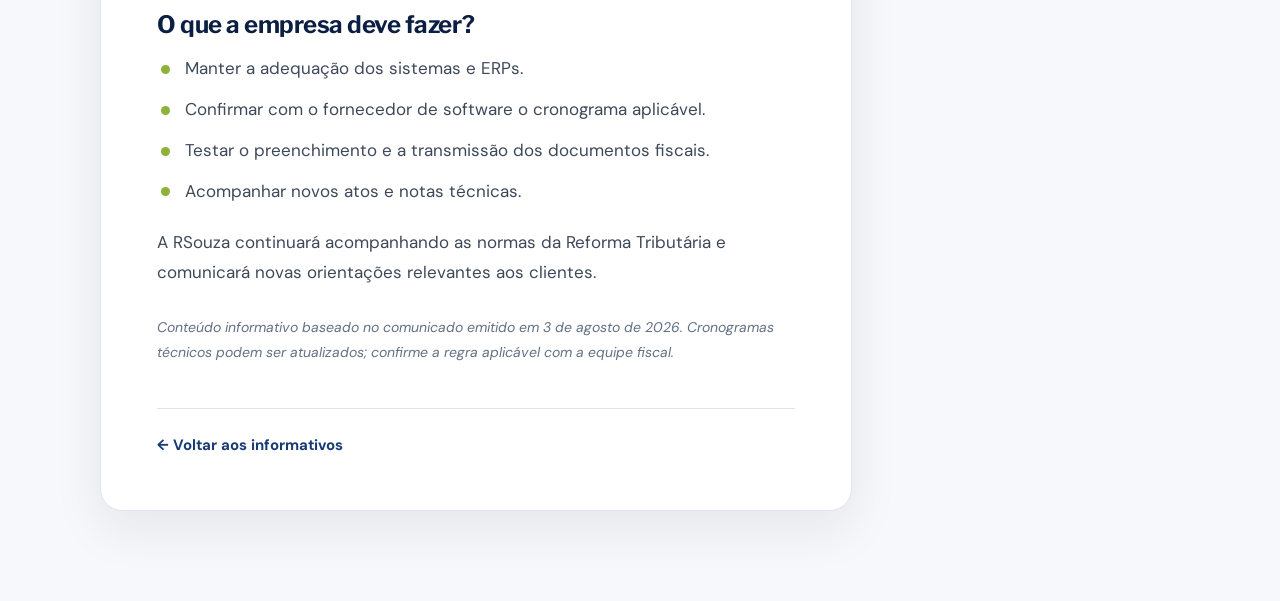
<file: flexibilidade-ibs-cbs.html>
<!DOCTYPE html><html lang="pt-BR"><head><meta charset="UTF-8"><meta name="viewport" content="width=device-width,initial-scale=1"><meta name="description" content="Entenda a flexibilização do preenchimento de IBS e CBS nos documentos fiscais eletrônicos e o cronograma de adaptação."><meta property="og:title" content="Flexibilização do destaque de IBS e CBS | RSouza Contábil"><meta property="og:description" content="O que mudou na validação das notas fiscais e como sua empresa deve seguir com a adequação."><meta property="og:type" content="article"><meta property="og:url" content="https://rsouzacontabil.com.br/flexibilidade-ibs-cbs.html"><title>Flexibilização do destaque de IBS e CBS | RSouza</title><link rel="icon" href="assets/favicon.svg" type="image/svg+xml"><link rel="preconnect" href="https://fonts.googleapis.com"><link rel="preconnect" href="https://fonts.gstatic.com" crossorigin><link href="https://fonts.googleapis.com/css2?family=DM+Sans:wght@400;500;600;700&family=Libre+Franklin:wght@600;700;800&display=swap" rel="stylesheet"><link rel="stylesheet" href="css/style.css"></head>
<body class="article-page"><header class="site-header"><div class="container nav-wrap"><a class="brand" href="index.html"><img src="assets/logo.svg" alt="RSouza Contábil"></a><a class="btn btn-primary nav-cta" href="https://wa.me/553123420000?text=Ol%C3%A1%21%20Gostaria%20de%20esclarecer%20uma%20d%C3%BAvida%20sobre%20IBS%20e%20CBS." target="_blank" rel="noopener">Falar com a RSouza</a></div></header><main><section class="article-hero"><div class="container"><span class="eyebrow">REFORMA TRIBUTÁRIA</span><h1>Flexibilização do destaque de IBS e CBS nas notas fiscais</h1><p>A ausência dos campos não provoca rejeição automática neste momento, mas a adequação dos sistemas deve continuar.</p><div class="article-meta"><span>Comunicado de 3 de agosto de 2026</span><span>Leitura: 4 minutos</span></div></div></section><div class="article-layout"><article class="article-body"><h2>O que estava previsto?</h2><p>Era esperado que documentos fiscais eletrônicos do regime regular passassem a ser rejeitados automaticamente caso os campos relativos ao IBS e à CBS não estivessem preenchidos.</p><h2>O que mudou?</h2><p>A Receita Federal e o Comitê Gestor do IBS flexibilizaram a validação. Na prática, os documentos fiscais não serão rejeitados apenas pela ausência desses campos durante o período de adaptação.</p><div class="notice-box"><strong>Importante:</strong> a flexibilização da rejeição automática não elimina a necessidade de adequação. Empresas e fornecedores de ERP devem manter o cronograma de atualização.</div><h2>Cronograma informado</h2><div class="article-table-wrap"><table class="article-table"><thead><tr><th>Documento ou contribuinte</th><th>Data indicada</th><th>Orientação</th></tr></thead><tbody><tr><td>NF-e, NFC-e, CT-e e MDF-e</td><td>03/08/2026</td><td>Início formal, sem rejeição automática neste momento</td></tr><tr><td>NFS-e de serviços em geral</td><td>01/10/2026</td><td>Etapa seguinte do cronograma</td></tr><tr><td>NFS-e em situações especiais e plataformas digitais</td><td>01/12/2026</td><td>Etapa posterior</td></tr><tr><td>Optantes do Simples Nacional, NF-e monofásica e importações</td><td>01/01/2027</td><td>Aplicação conforme as regras específicas</td></tr></tbody></table></div><h2>O que a empresa deve fazer?</h2><ul><li>Manter a adequação dos sistemas e ERPs.</li><li>Confirmar com o fornecedor de software o cronograma aplicável.</li><li>Testar o preenchimento e a transmissão dos documentos fiscais.</li><li>Acompanhar novos atos e notas técnicas.</li></ul><p>A RSouza continuará acompanhando as normas da Reforma Tributária e comunicará novas orientações relevantes aos clientes.</p><p class="article-disclaimer">Conteúdo informativo baseado no comunicado emitido em 3 de agosto de 2026. Cronogramas técnicos podem ser atualizados; confirme a regra aplicável com a equipe fiscal.</p><a class="article-back" href="index.html#conteudos">← Voltar aos informativos</a></article><aside class="article-aside"><h2>Seu sistema está preparado?</h2><p>Converse com a RSouza sobre o cronograma fiscal aplicável à sua empresa.</p><a class="btn btn-accent" href="https://wa.me/553123420000?text=Ol%C3%A1%21%20Li%20o%20comunicado%20sobre%20IBS%20e%20CBS%20e%20gostaria%20de%20orienta%C3%A7%C3%A3o." target="_blank" rel="noopener">Conversar no WhatsApp</a></aside></div></main></body></html>
</file>
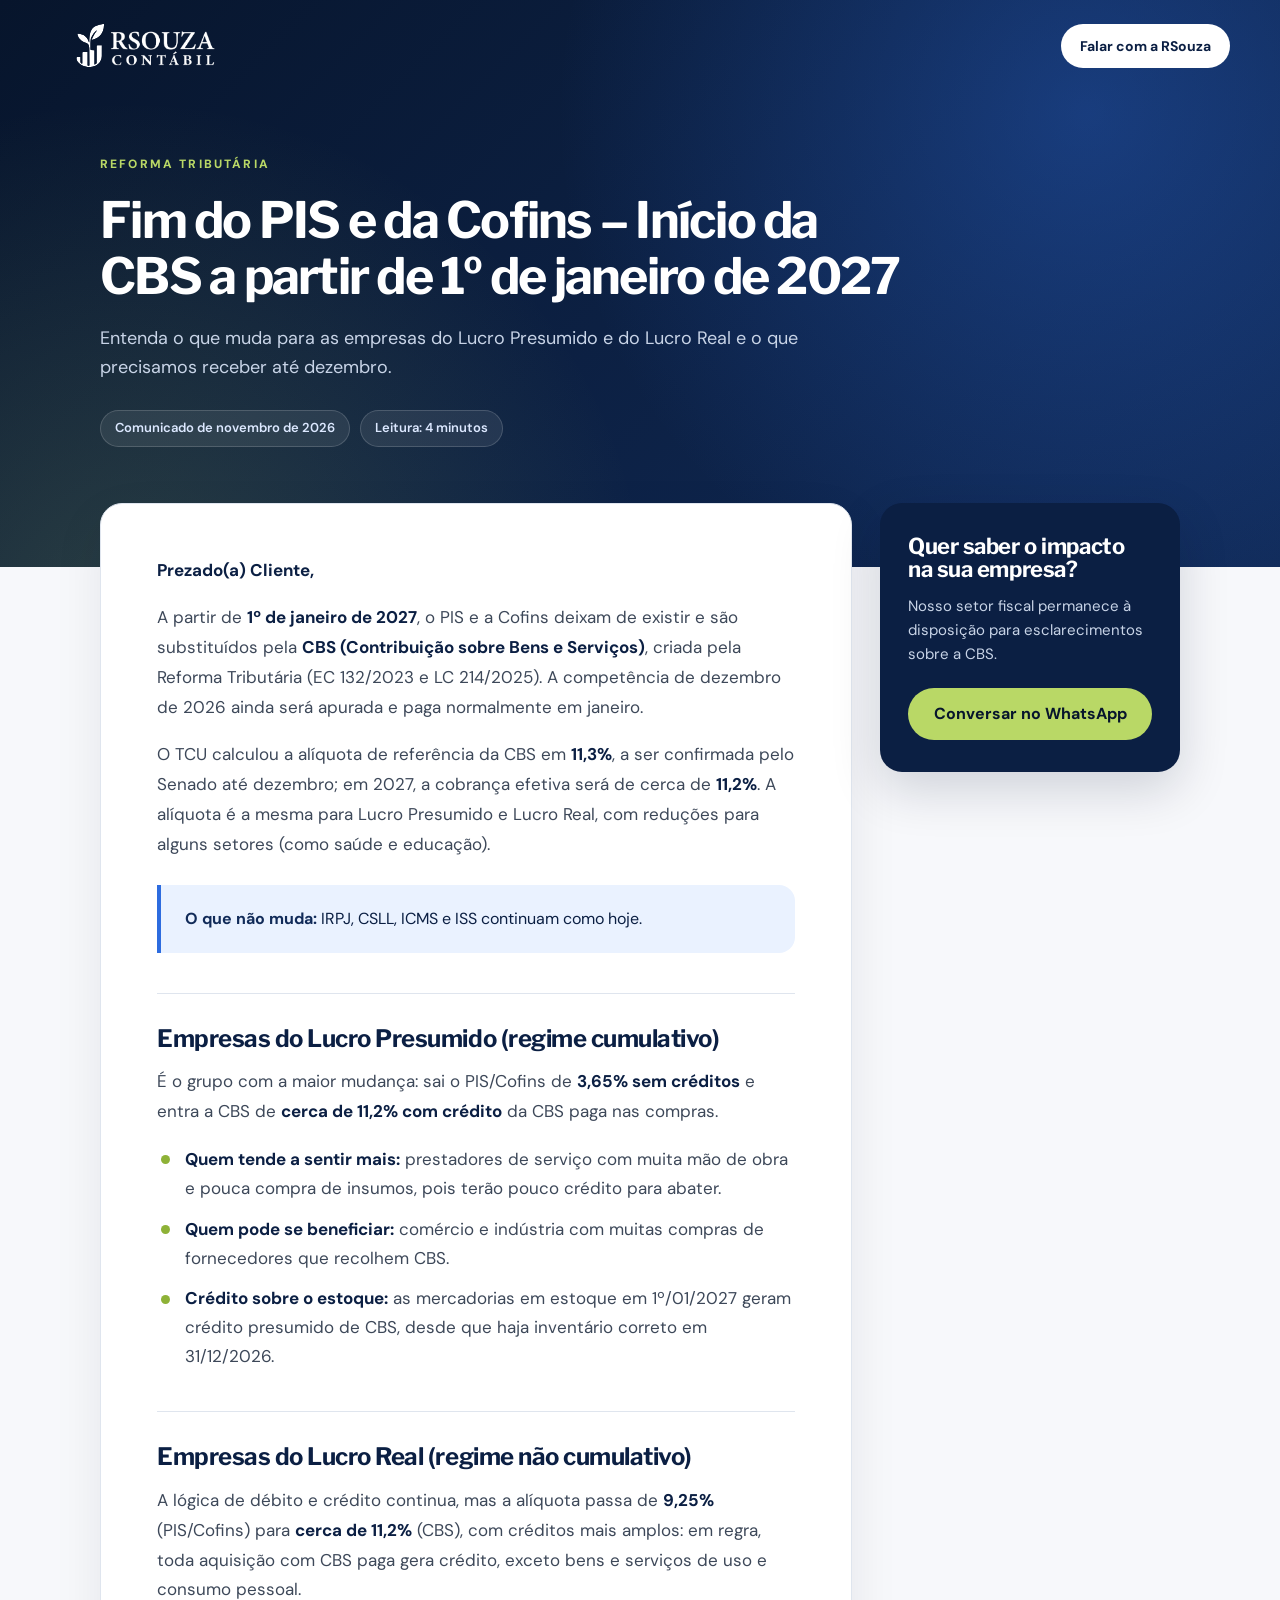
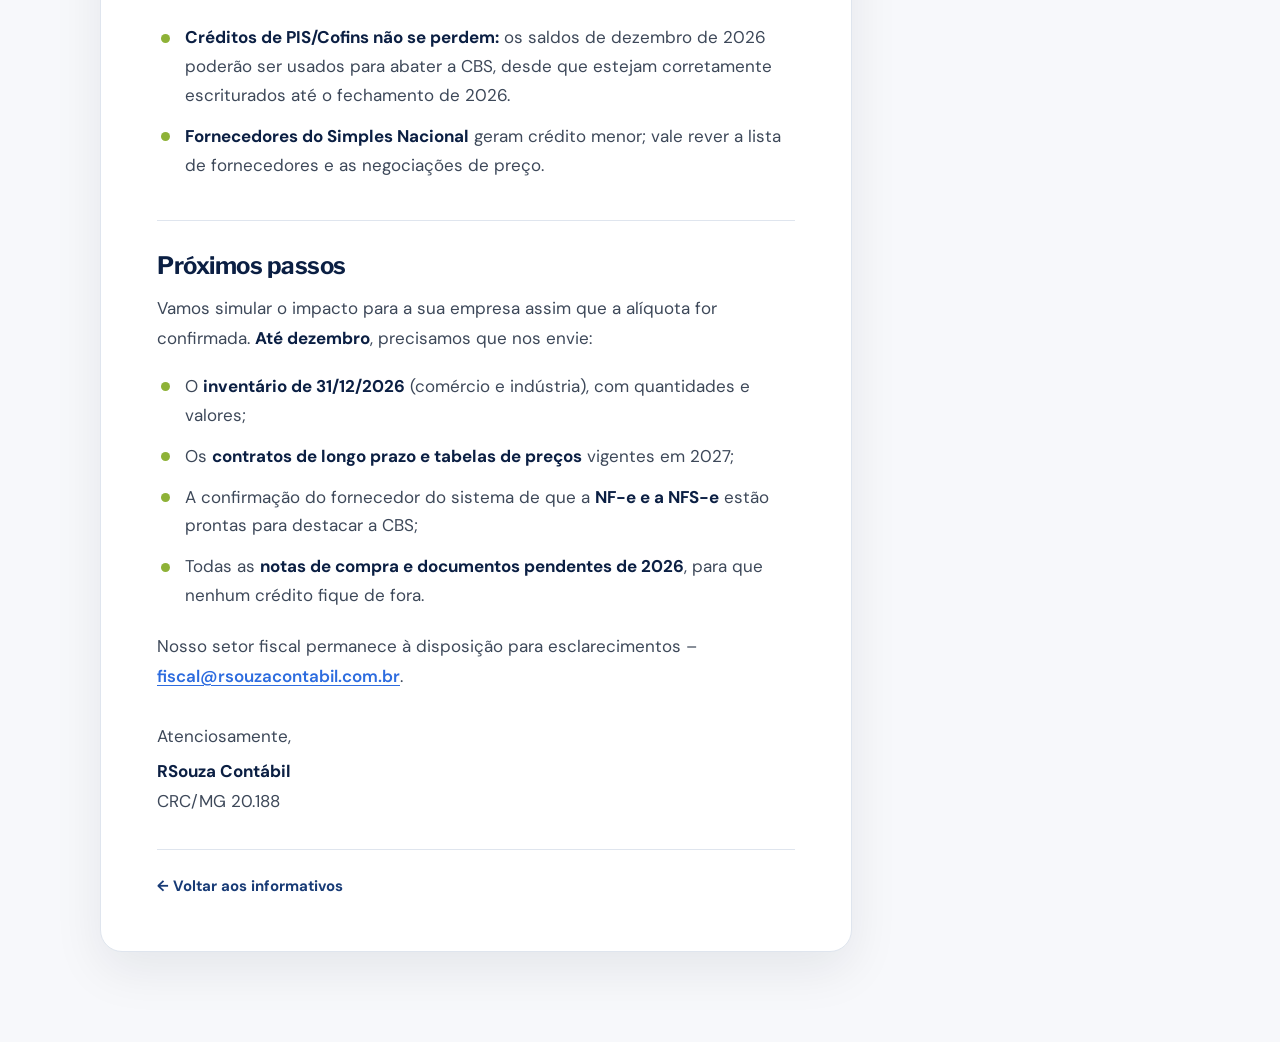
<file: inicio-cbs-2027.html>
<!DOCTYPE html>
<html lang="pt-BR">
<head>
  <meta charset="UTF-8">
  <meta name="viewport" content="width=device-width, initial-scale=1.0">
  <meta name="description" content="Fim do PIS e da Cofins: a CBS passa a valer a partir de 1º de janeiro de 2027. Veja o impacto para empresas do Lucro Presumido e do Lucro Real.">
  <meta property="og:title" content="Fim do PIS e da Cofins – Início da CBS em 2027 | RSouza Contábil">
  <meta property="og:description" content="Comunicado importante sobre o início da CBS em 1º de janeiro de 2027.">
  <meta property="og:type" content="article">
  <meta property="og:url" content="https://rsouzacontabil.com.br/inicio-cbs-2027.html">
  <title>Fim do PIS e da Cofins – Início da CBS em 2027 | RSouza Contábil</title>
  <link rel="icon" href="assets/favicon.svg" type="image/svg+xml">
  <link rel="preconnect" href="https://fonts.googleapis.com">
  <link rel="preconnect" href="https://fonts.gstatic.com" crossorigin>
  <link href="https://fonts.googleapis.com/css2?family=DM+Sans:wght@400;500;600;700&family=Libre+Franklin:wght@600;700;800&display=swap" rel="stylesheet">
  <link rel="stylesheet" href="css/style.css">
</head>
<body class="article-page">
  <header class="site-header">
    <div class="container nav-wrap">
      <a class="brand" href="index.html" aria-label="RSouza Contábil - início"><img src="assets/logo.svg" alt="RSouza Contábil"></a>
      <a class="btn btn-primary nav-cta" href="https://wa.me/553123420000?text=Ol%C3%A1%21%20Gostaria%20de%20esclarecer%20uma%20d%C3%BAvida%20sobre%20o%20in%C3%ADcio%20da%20CBS%20em%202027." target="_blank" rel="noopener">Falar com a RSouza</a>
    </div>
  </header>
  <main>
    <section class="article-hero">
      <div class="container">
        <span class="eyebrow">REFORMA TRIBUTÁRIA</span>
        <h1>Fim do PIS e da Cofins – Início da CBS a partir de 1º de janeiro de 2027</h1>
        <p>Entenda o que muda para as empresas do Lucro Presumido e do Lucro Real e o que precisamos receber até dezembro.</p>
        <div class="article-meta"><span>Comunicado de novembro de 2026</span><span>Leitura: 4 minutos</span></div>
      </div>
    </section>
    <div class="article-layout">
      <article class="article-body">
        <p><strong>Prezado(a) Cliente,</strong></p>
        <p>A partir de <strong>1º de janeiro de 2027</strong>, o PIS e a Cofins deixam de existir e são substituídos pela <strong>CBS (Contribuição sobre Bens e Serviços)</strong>, criada pela Reforma Tributária (EC 132/2023 e LC 214/2025). A competência de dezembro de 2026 ainda será apurada e paga normalmente em janeiro.</p>
        <p>O TCU calculou a alíquota de referência da CBS em <strong>11,3%</strong>, a ser confirmada pelo Senado até dezembro; em 2027, a cobrança efetiva será de cerca de <strong>11,2%</strong>. A alíquota é a mesma para Lucro Presumido e Lucro Real, com reduções para alguns setores (como saúde e educação).</p>
        <div class="notice-box"><strong>O que não muda:</strong> IRPJ, CSLL, ICMS e ISS continuam como hoje.</div>

        <h2>Empresas do Lucro Presumido (regime cumulativo)</h2>
        <p>É o grupo com a maior mudança: sai o PIS/Cofins de <strong>3,65% sem créditos</strong> e entra a CBS de <strong>cerca de 11,2% com crédito</strong> da CBS paga nas compras.</p>
        <ul>
          <li><strong>Quem tende a sentir mais:</strong> prestadores de serviço com muita mão de obra e pouca compra de insumos, pois terão pouco crédito para abater.</li>
          <li><strong>Quem pode se beneficiar:</strong> comércio e indústria com muitas compras de fornecedores que recolhem CBS.</li>
          <li><strong>Crédito sobre o estoque:</strong> as mercadorias em estoque em 1º/01/2027 geram crédito presumido de CBS, desde que haja inventário correto em 31/12/2026.</li>
        </ul>

        <h2>Empresas do Lucro Real (regime não cumulativo)</h2>
        <p>A lógica de débito e crédito continua, mas a alíquota passa de <strong>9,25%</strong> (PIS/Cofins) para <strong>cerca de 11,2%</strong> (CBS), com créditos mais amplos: em regra, toda aquisição com CBS paga gera crédito, exceto bens e serviços de uso e consumo pessoal.</p>
        <ul>
          <li><strong>Créditos de PIS/Cofins não se perdem:</strong> os saldos de dezembro de 2026 poderão ser usados para abater a CBS, desde que estejam corretamente escriturados até o fechamento de 2026.</li>
          <li><strong>Fornecedores do Simples Nacional</strong> geram crédito menor; vale rever a lista de fornecedores e as negociações de preço.</li>
        </ul>

        <h2>Próximos passos</h2>
        <p>Vamos simular o impacto para a sua empresa assim que a alíquota for confirmada. <strong>Até dezembro</strong>, precisamos que nos envie:</p>
        <ul>
          <li>O <strong>inventário de 31/12/2026</strong> (comércio e indústria), com quantidades e valores;</li>
          <li>Os <strong>contratos de longo prazo e tabelas de preços</strong> vigentes em 2027;</li>
          <li>A confirmação do fornecedor do sistema de que a <strong>NF-e e a NFS-e</strong> estão prontas para destacar a CBS;</li>
          <li>Todas as <strong>notas de compra e documentos pendentes de 2026</strong>, para que nenhum crédito fique de fora.</li>
        </ul>
        <p>Nosso setor fiscal permanece à disposição para esclarecimentos – <a href="mailto:fiscal@rsouzacontabil.com.br">fiscal@rsouzacontabil.com.br</a>.</p>
        <div class="article-signature">
          <p>Atenciosamente,</p>
          <p><strong>RSouza Contábil</strong><br>CRC/MG 20.188</p>
        </div>
        <a class="article-back" href="index.html#conteudos">← Voltar aos informativos</a>
      </article>
      <aside class="article-aside">
        <h2>Quer saber o impacto na sua empresa?</h2>
        <p>Nosso setor fiscal permanece à disposição para esclarecimentos sobre a CBS.</p>
        <a class="btn btn-accent" href="https://wa.me/553123420000?text=Ol%C3%A1%21%20Li%20o%20comunicado%20sobre%20o%20in%C3%ADcio%20da%20CBS%20em%202027%20e%20gostaria%20de%20esclarecimentos." target="_blank" rel="noopener">Conversar no WhatsApp</a>
      </aside>
    </div>
  </main>
</body>
</html>
</file>
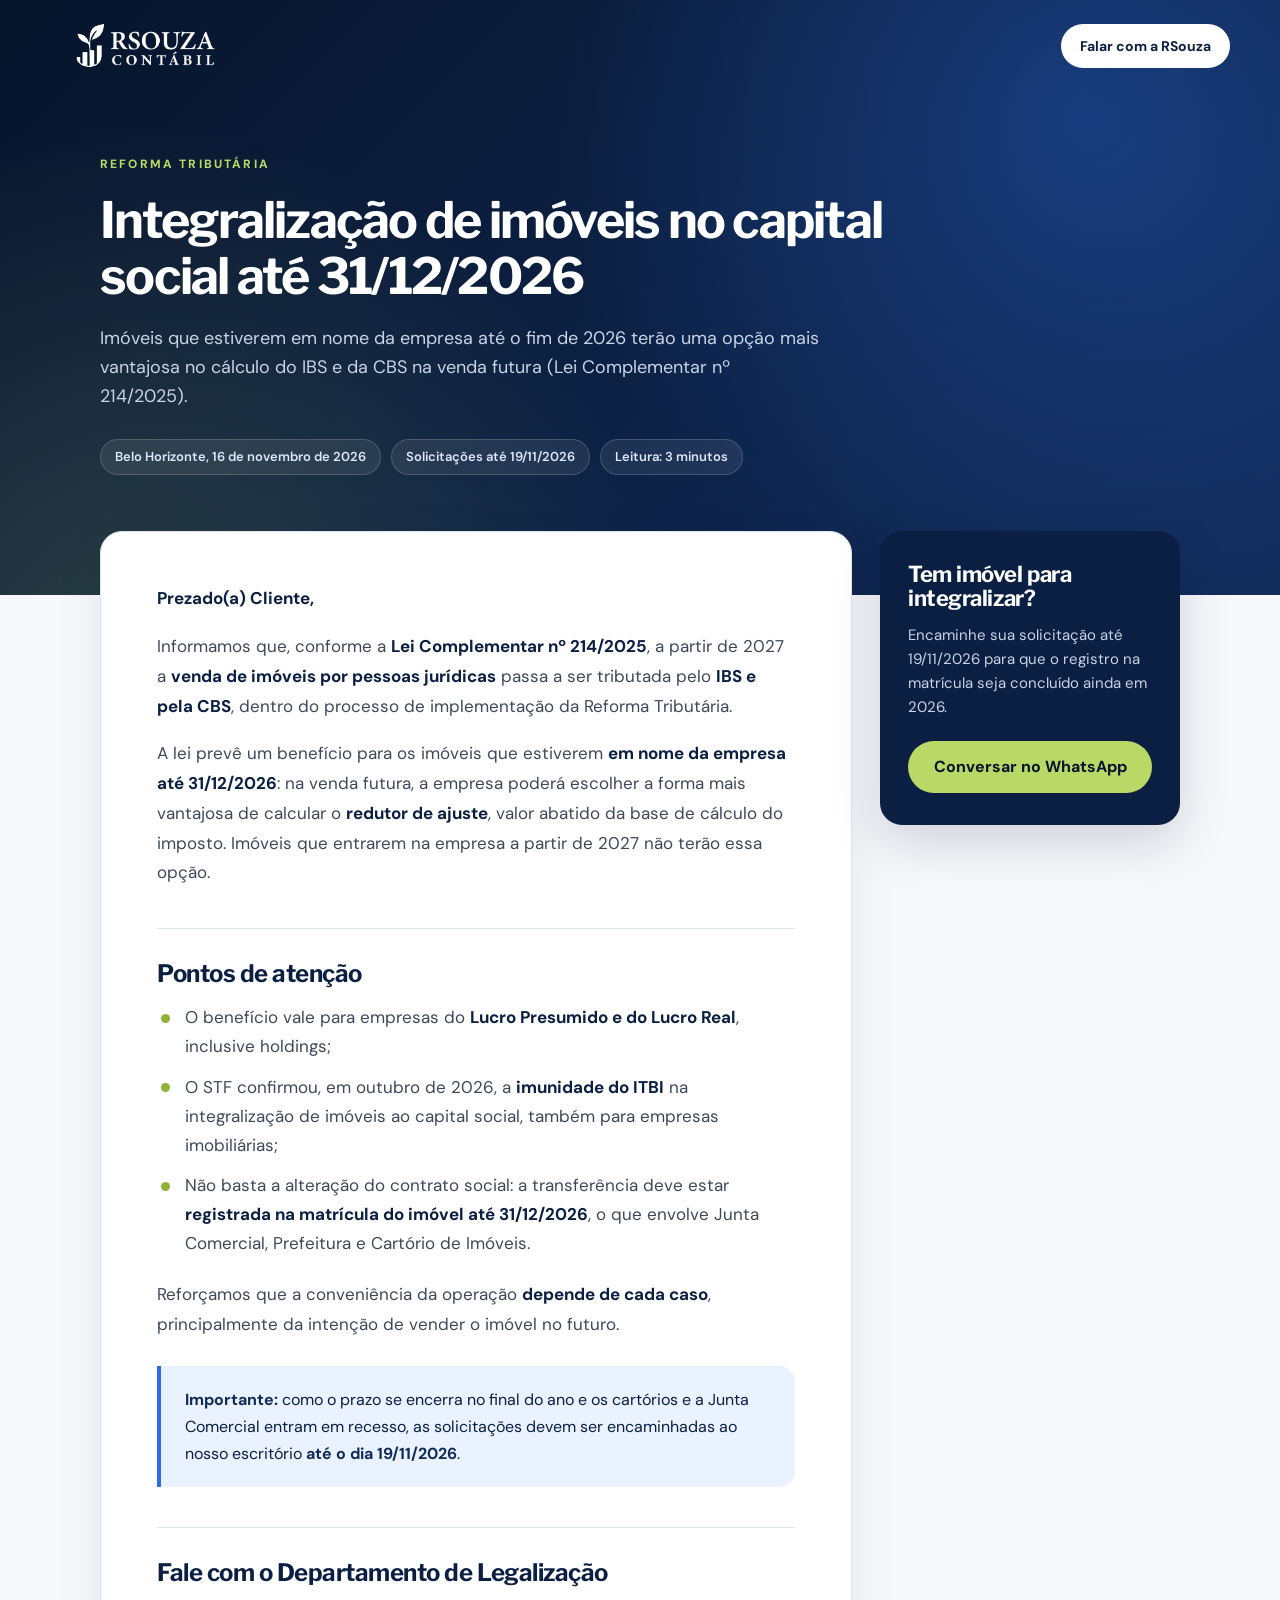
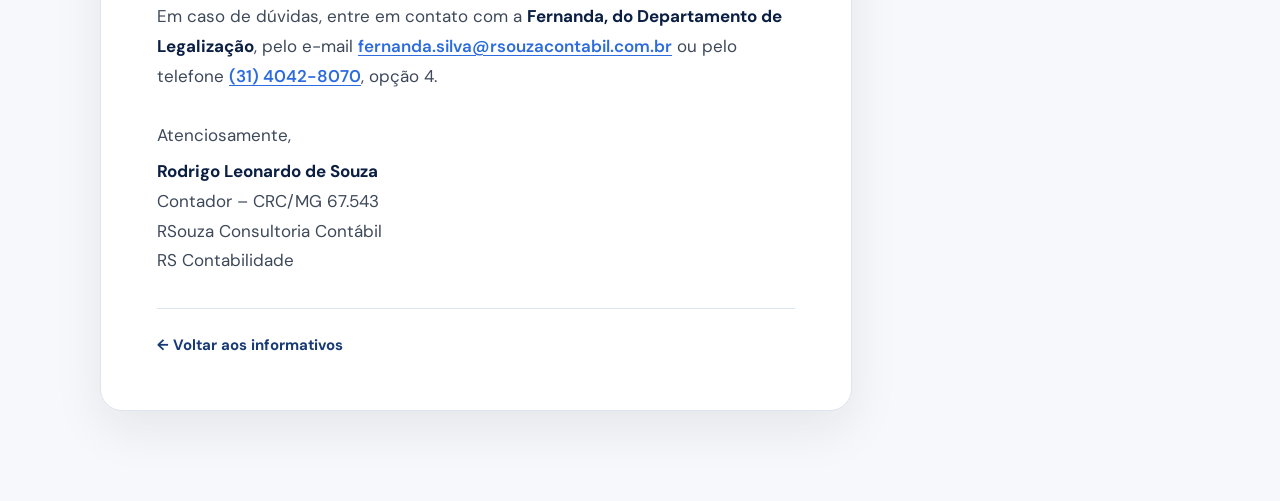
<file: integralizacao-imoveis-2026.html>
<!DOCTYPE html>
<html lang="pt-BR">
<head>
  <meta charset="UTF-8">
  <meta name="viewport" content="width=device-width, initial-scale=1.0">
  <meta name="description" content="Integralização de imóveis no capital social até 31/12/2026: benefício da LC 214/2025 no cálculo do redutor de ajuste do IBS e da CBS na venda futura.">
  <meta property="og:title" content="Integralização de imóveis até 31/12/2026 | RSouza Contábil">
  <meta property="og:description" content="Imóveis em nome da empresa até 31/12/2026 têm opção mais vantajosa no cálculo do IBS e da CBS. Solicitações até 19/11/2026.">
  <meta property="og:type" content="article">
  <meta property="og:url" content="https://rsouzacontabil.com.br/integralizacao-imoveis-2026.html">
  <title>Integralização de imóveis até 31/12/2026 | RSouza Contábil</title>
  <link rel="icon" href="assets/favicon.svg" type="image/svg+xml">
  <link rel="preconnect" href="https://fonts.googleapis.com">
  <link rel="preconnect" href="https://fonts.gstatic.com" crossorigin>
  <link href="https://fonts.googleapis.com/css2?family=DM+Sans:wght@400;500;600;700&family=Libre+Franklin:wght@600;700;800&display=swap" rel="stylesheet">
  <link rel="stylesheet" href="css/style.css">
</head>
<body class="article-page">
  <header class="site-header">
    <div class="container nav-wrap">
      <a class="brand" href="index.html" aria-label="RSouza Contábil - início"><img src="assets/logo.svg" alt="RSouza Contábil"></a>
      <a class="btn btn-primary nav-cta" href="https://wa.me/553123420000?text=Ol%C3%A1%21%20Gostaria%20de%20esclarecer%20uma%20d%C3%BAvida%20sobre%20a%20integraliza%C3%A7%C3%A3o%20de%20im%C3%B3veis%20at%C3%A9%2031%2F12%2F2026." target="_blank" rel="noopener">Falar com a RSouza</a>
    </div>
  </header>
  <main>
    <section class="article-hero">
      <div class="container">
        <span class="eyebrow">REFORMA TRIBUTÁRIA</span>
        <h1>Integralização de imóveis no capital social até 31/12/2026</h1>
        <p>Imóveis que estiverem em nome da empresa até o fim de 2026 terão uma opção mais vantajosa no cálculo do IBS e da CBS na venda futura (Lei Complementar nº 214/2025).</p>
        <div class="article-meta"><span>Belo Horizonte, 16 de novembro de 2026</span><span>Solicitações até 19/11/2026</span><span>Leitura: 3 minutos</span></div>
      </div>
    </section>
    <div class="article-layout">
      <article class="article-body">
        <p><strong>Prezado(a) Cliente,</strong></p>
        <p>Informamos que, conforme a <strong>Lei Complementar nº 214/2025</strong>, a partir de 2027 a <strong>venda de imóveis por pessoas jurídicas</strong> passa a ser tributada pelo <strong>IBS e pela CBS</strong>, dentro do processo de implementação da Reforma Tributária.</p>
        <p>A lei prevê um benefício para os imóveis que estiverem <strong>em nome da empresa até 31/12/2026</strong>: na venda futura, a empresa poderá escolher a forma mais vantajosa de calcular o <strong>redutor de ajuste</strong>, valor abatido da base de cálculo do imposto. Imóveis que entrarem na empresa a partir de 2027 não terão essa opção.</p>

        <h2>Pontos de atenção</h2>
        <ul>
          <li>O benefício vale para empresas do <strong>Lucro Presumido e do Lucro Real</strong>, inclusive holdings;</li>
          <li>O STF confirmou, em outubro de 2026, a <strong>imunidade do ITBI</strong> na integralização de imóveis ao capital social, também para empresas imobiliárias;</li>
          <li>Não basta a alteração do contrato social: a transferência deve estar <strong>registrada na matrícula do imóvel até 31/12/2026</strong>, o que envolve Junta Comercial, Prefeitura e Cartório de Imóveis.</li>
        </ul>
        <p>Reforçamos que a conveniência da operação <strong>depende de cada caso</strong>, principalmente da intenção de vender o imóvel no futuro.</p>
        <div class="notice-box"><strong>Importante:</strong> como o prazo se encerra no final do ano e os cartórios e a Junta Comercial entram em recesso, as solicitações devem ser encaminhadas ao nosso escritório <strong>até o dia 19/11/2026</strong>.</div>

        <h2>Fale com o Departamento de Legalização</h2>
        <p>Em caso de dúvidas, entre em contato com a <strong>Fernanda, do Departamento de Legalização</strong>, pelo e-mail <a href="mailto:fernanda.silva@rsouzacontabil.com.br">fernanda.silva@rsouzacontabil.com.br</a> ou pelo telefone <a href="tel:+553140428070">(31) 4042-8070</a>, opção 4.</p>
        <div class="article-signature">
          <p>Atenciosamente,</p>
          <p><strong>Rodrigo Leonardo de Souza</strong><br>Contador – CRC/MG 67.543<br>RSouza Consultoria Contábil<br>RS Contabilidade</p>
        </div>
        <a class="article-back" href="index.html#conteudos">← Voltar aos informativos</a>
      </article>
      <aside class="article-aside">
        <h2>Tem imóvel para integralizar?</h2>
        <p>Encaminhe sua solicitação até 19/11/2026 para que o registro na matrícula seja concluído ainda em 2026.</p>
        <a class="btn btn-accent" href="https://wa.me/553123420000?text=Ol%C3%A1%21%20Li%20o%20comunicado%20sobre%20a%20integraliza%C3%A7%C3%A3o%20de%20im%C3%B3veis%20at%C3%A9%2031%2F12%2F2026%20e%20gostaria%20de%20falar%20com%20o%20Departamento%20de%20Legaliza%C3%A7%C3%A3o." target="_blank" rel="noopener">Conversar no WhatsApp</a>
      </aside>
    </div>
  </main>
</body>
</html>
</file>
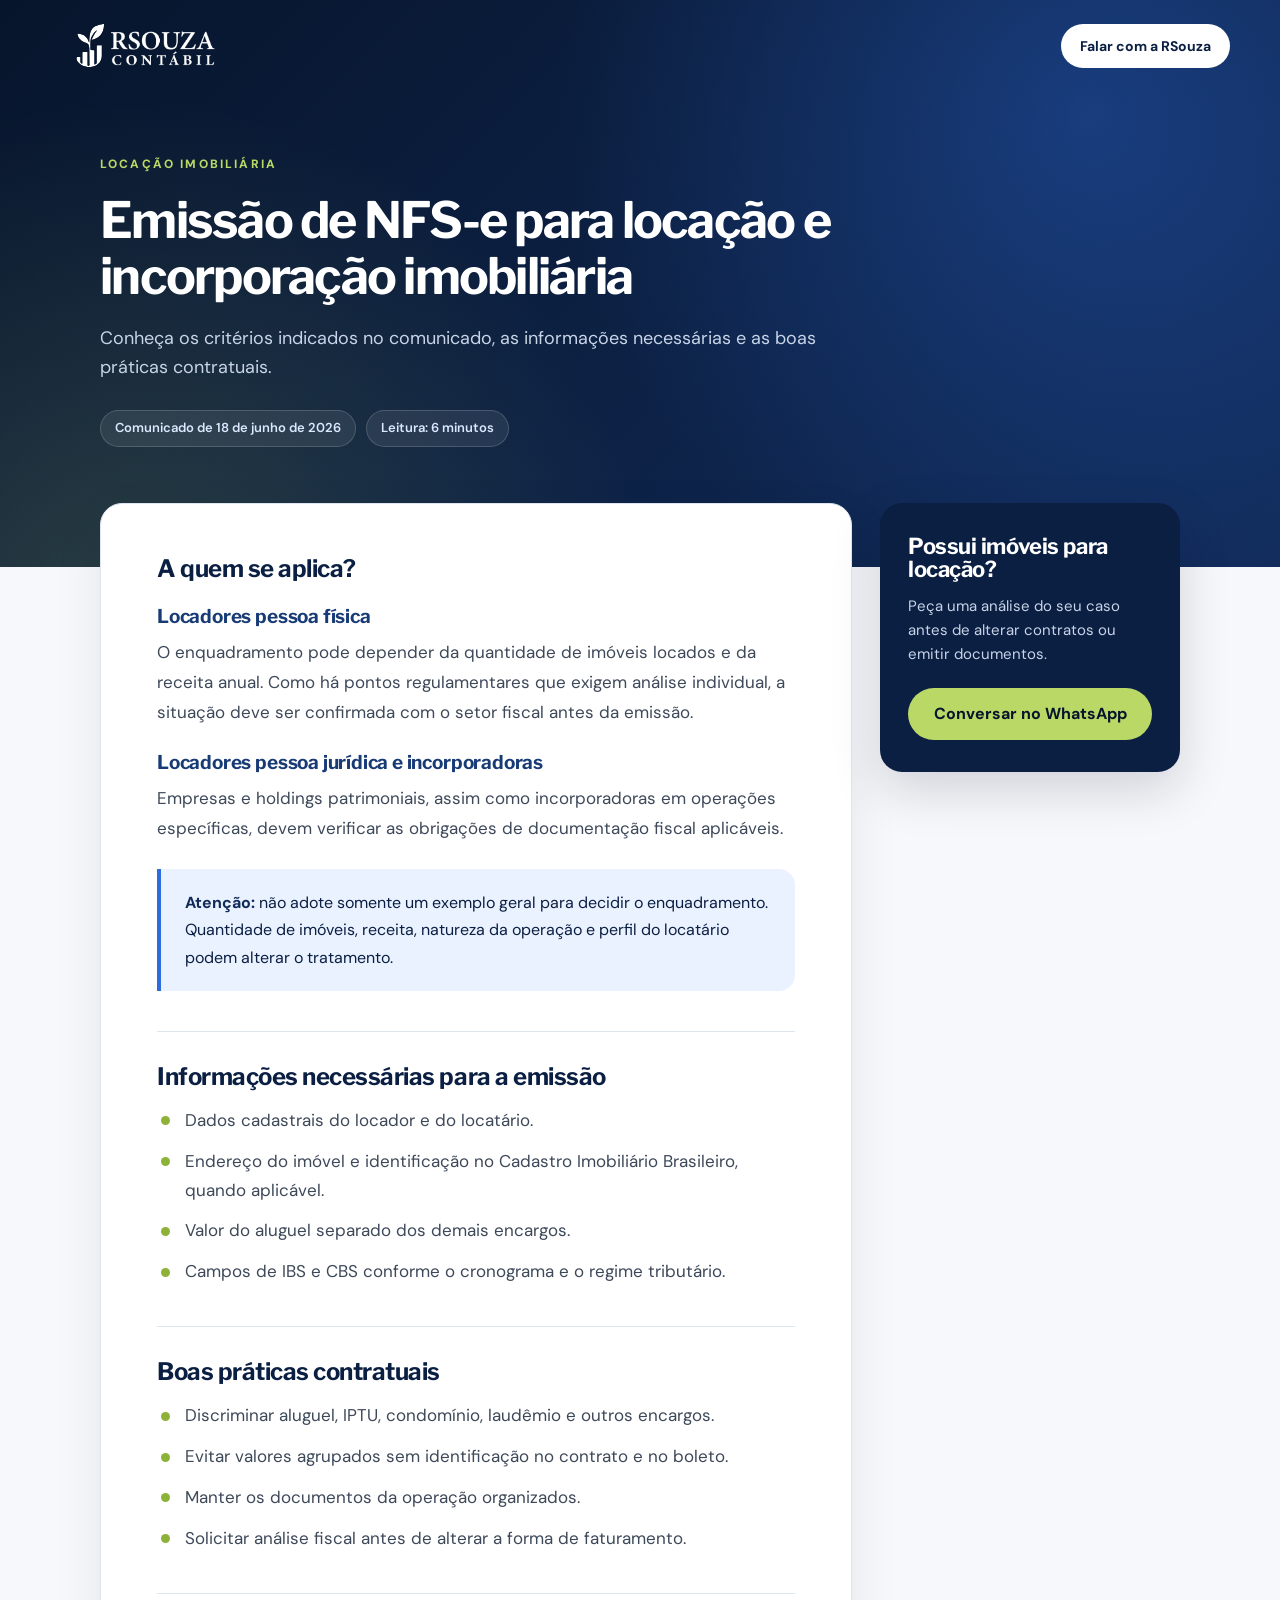
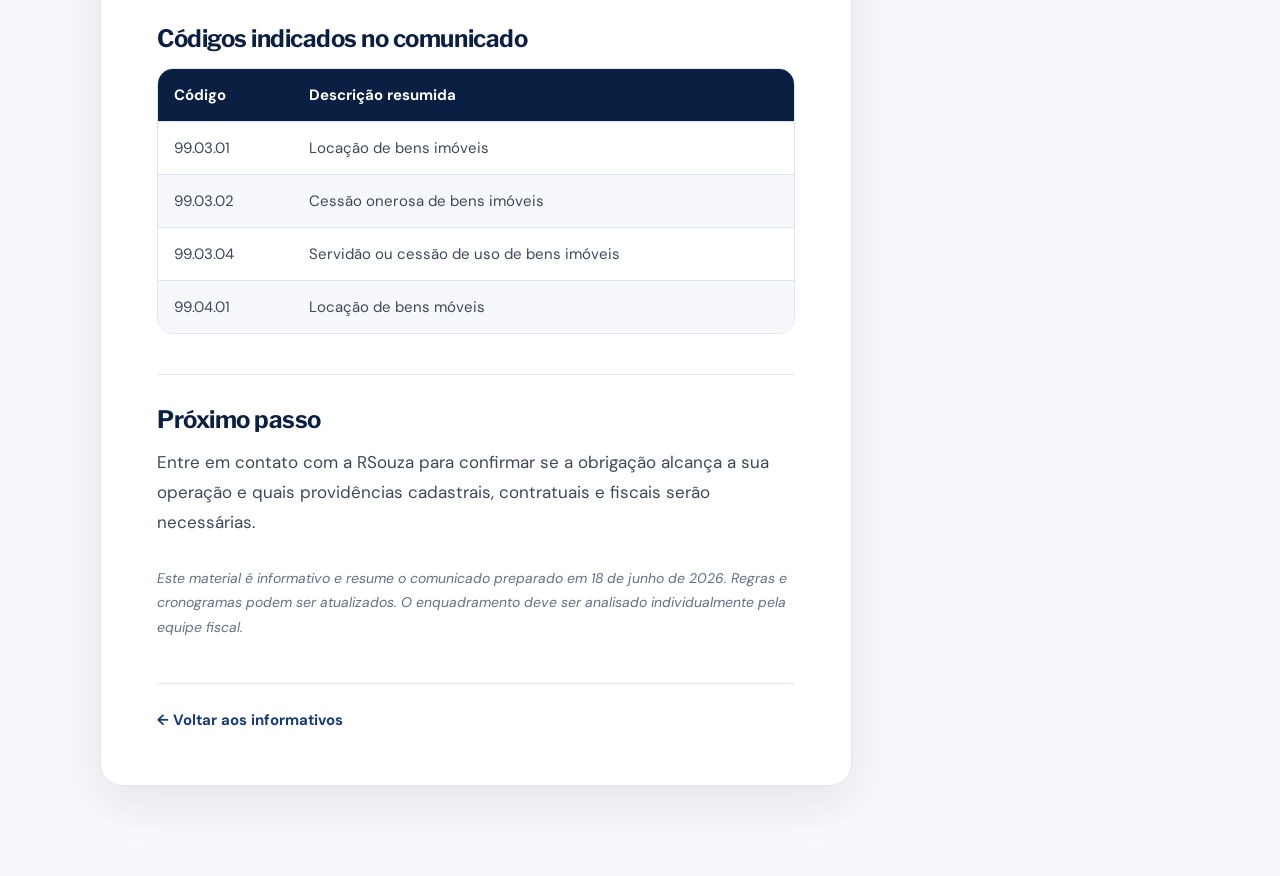
<file: locacao-imobiliaria.html>
<!DOCTYPE html><html lang="pt-BR"><head><meta charset="UTF-8"><meta name="viewport" content="width=device-width,initial-scale=1"><meta name="description" content="Informações sobre emissão de NFS-e para atividades de locação e incorporação imobiliária no contexto da Reforma Tributária."><meta property="og:title" content="NFS-e na locação imobiliária | RSouza Contábil"><meta property="og:description" content="Veja a quem a obrigação se aplica, as datas e as orientações para emissão."><meta property="og:type" content="article"><meta property="og:url" content="https://rsouzacontabil.com.br/locacao-imobiliaria.html"><title>NFS-e na locação imobiliária | RSouza</title><link rel="icon" href="assets/favicon.svg" type="image/svg+xml"><link rel="preconnect" href="https://fonts.googleapis.com"><link rel="preconnect" href="https://fonts.gstatic.com" crossorigin><link href="https://fonts.googleapis.com/css2?family=DM+Sans:wght@400;500;600;700&family=Libre+Franklin:wght@600;700;800&display=swap" rel="stylesheet"><link rel="stylesheet" href="css/style.css"></head>
<body class="article-page"><header class="site-header"><div class="container nav-wrap"><a class="brand" href="index.html"><img src="assets/logo.svg" alt="RSouza Contábil"></a><a class="btn btn-primary nav-cta" href="https://wa.me/553123420000?text=Ol%C3%A1%21%20Gostaria%20de%20orienta%C3%A7%C3%A3o%20sobre%20loca%C3%A7%C3%A3o%20imobili%C3%A1ria." target="_blank" rel="noopener">Falar com a RSouza</a></div></header><main><section class="article-hero"><div class="container"><span class="eyebrow">LOCAÇÃO IMOBILIÁRIA</span><h1>Emissão de NFS-e para locação e incorporação imobiliária</h1><p>Conheça os critérios indicados no comunicado, as informações necessárias e as boas práticas contratuais.</p><div class="article-meta"><span>Comunicado de 18 de junho de 2026</span><span>Leitura: 6 minutos</span></div></div></section><div class="article-layout"><article class="article-body"><h2>A quem se aplica?</h2><h3>Locadores pessoa física</h3><p>O enquadramento pode depender da quantidade de imóveis locados e da receita anual. Como há pontos regulamentares que exigem análise individual, a situação deve ser confirmada com o setor fiscal antes da emissão.</p><h3>Locadores pessoa jurídica e incorporadoras</h3><p>Empresas e holdings patrimoniais, assim como incorporadoras em operações específicas, devem verificar as obrigações de documentação fiscal aplicáveis.</p><div class="notice-box"><strong>Atenção:</strong> não adote somente um exemplo geral para decidir o enquadramento. Quantidade de imóveis, receita, natureza da operação e perfil do locatário podem alterar o tratamento.</div><h2>Informações necessárias para a emissão</h2><ul><li>Dados cadastrais do locador e do locatário.</li><li>Endereço do imóvel e identificação no Cadastro Imobiliário Brasileiro, quando aplicável.</li><li>Valor do aluguel separado dos demais encargos.</li><li>Campos de IBS e CBS conforme o cronograma e o regime tributário.</li></ul><h2>Boas práticas contratuais</h2><ul><li>Discriminar aluguel, IPTU, condomínio, laudêmio e outros encargos.</li><li>Evitar valores agrupados sem identificação no contrato e no boleto.</li><li>Manter os documentos da operação organizados.</li><li>Solicitar análise fiscal antes de alterar a forma de faturamento.</li></ul><h2>Códigos indicados no comunicado</h2><div class="article-table-wrap"><table class="article-table"><thead><tr><th>Código</th><th>Descrição resumida</th></tr></thead><tbody><tr><td>99.03.01</td><td>Locação de bens imóveis</td></tr><tr><td>99.03.02</td><td>Cessão onerosa de bens imóveis</td></tr><tr><td>99.03.04</td><td>Servidão ou cessão de uso de bens imóveis</td></tr><tr><td>99.04.01</td><td>Locação de bens móveis</td></tr></tbody></table></div><h2>Próximo passo</h2><p>Entre em contato com a RSouza para confirmar se a obrigação alcança a sua operação e quais providências cadastrais, contratuais e fiscais serão necessárias.</p><p class="article-disclaimer">Este material é informativo e resume o comunicado preparado em 18 de junho de 2026. Regras e cronogramas podem ser atualizados. O enquadramento deve ser analisado individualmente pela equipe fiscal.</p><a class="article-back" href="index.html#conteudos">← Voltar aos informativos</a></article><aside class="article-aside"><h2>Possui imóveis para locação?</h2><p>Peça uma análise do seu caso antes de alterar contratos ou emitir documentos.</p><a class="btn btn-accent" href="https://wa.me/553123420000?text=Ol%C3%A1%21%20Li%20o%20comunicado%20sobre%20loca%C3%A7%C3%A3o%20imobili%C3%A1ria%20e%20gostaria%20de%20orienta%C3%A7%C3%A3o." target="_blank" rel="noopener">Conversar no WhatsApp</a></aside></div></main></body></html>
</file>
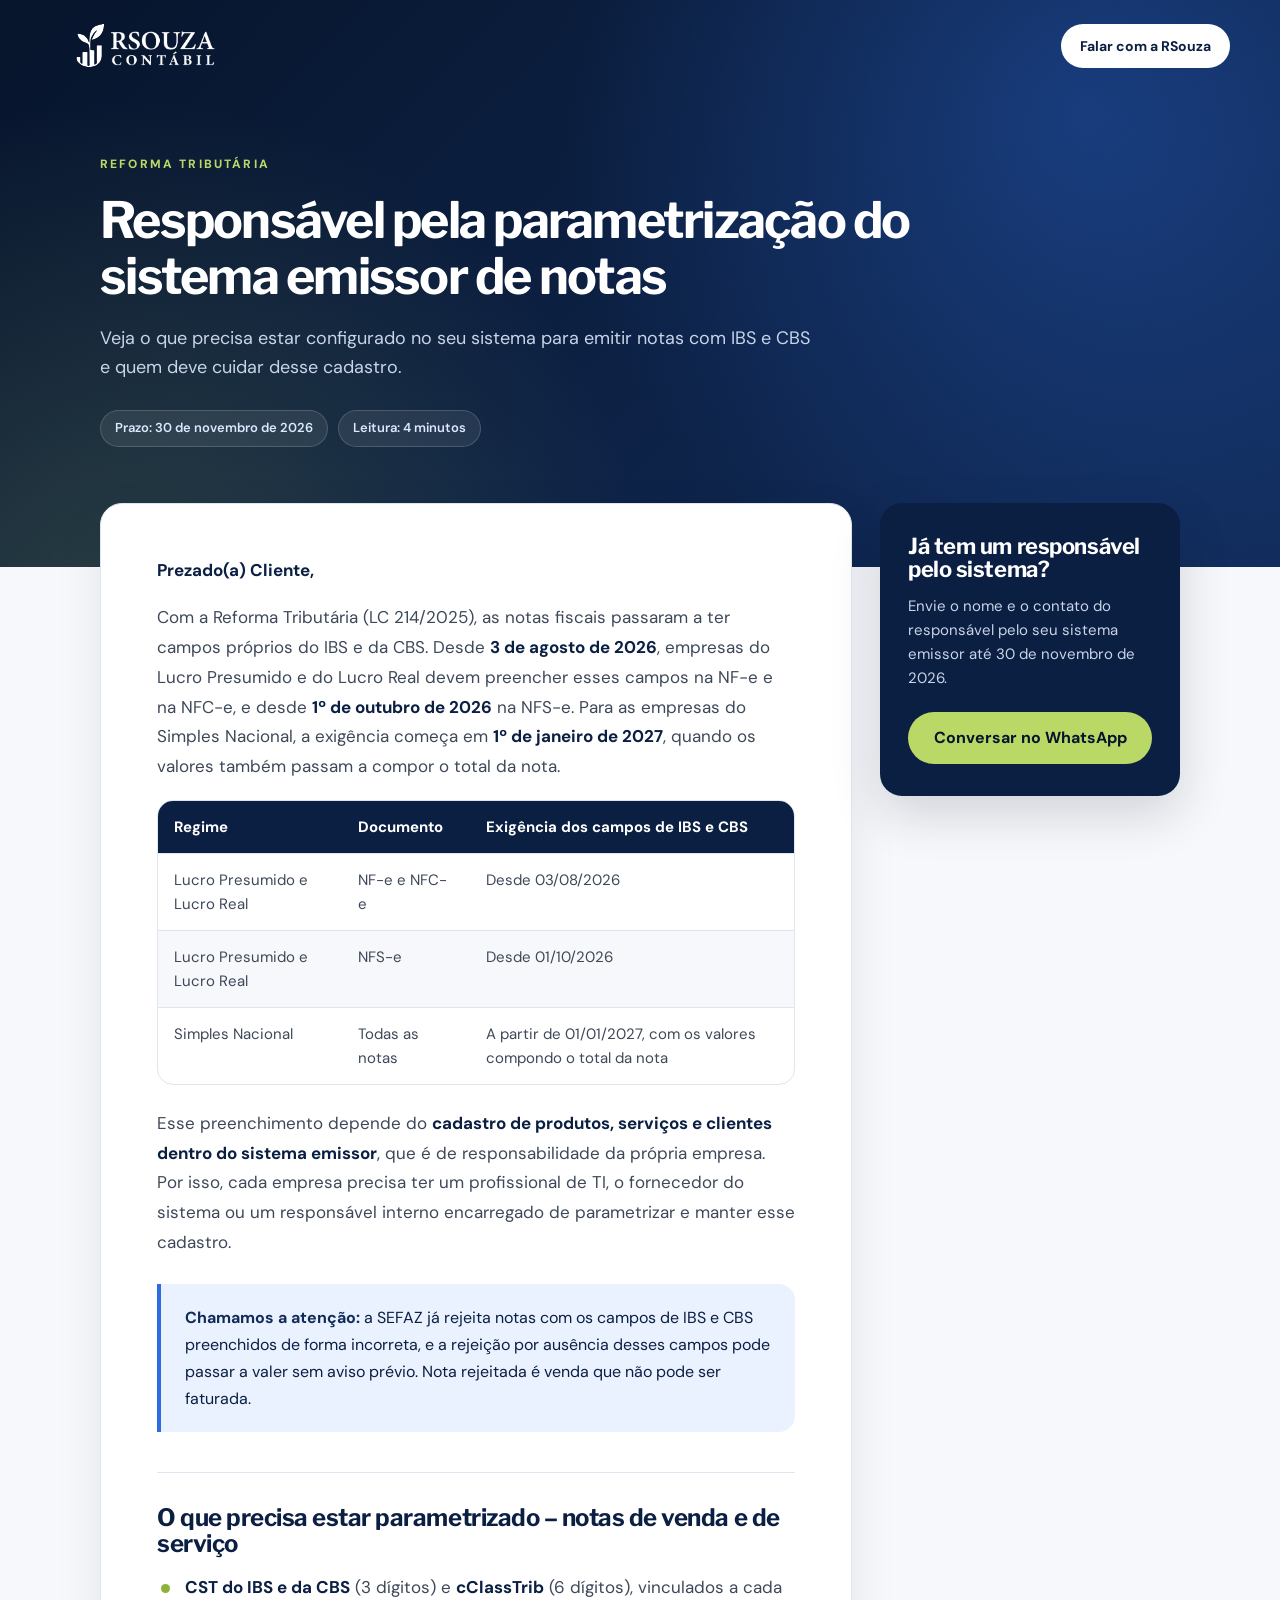
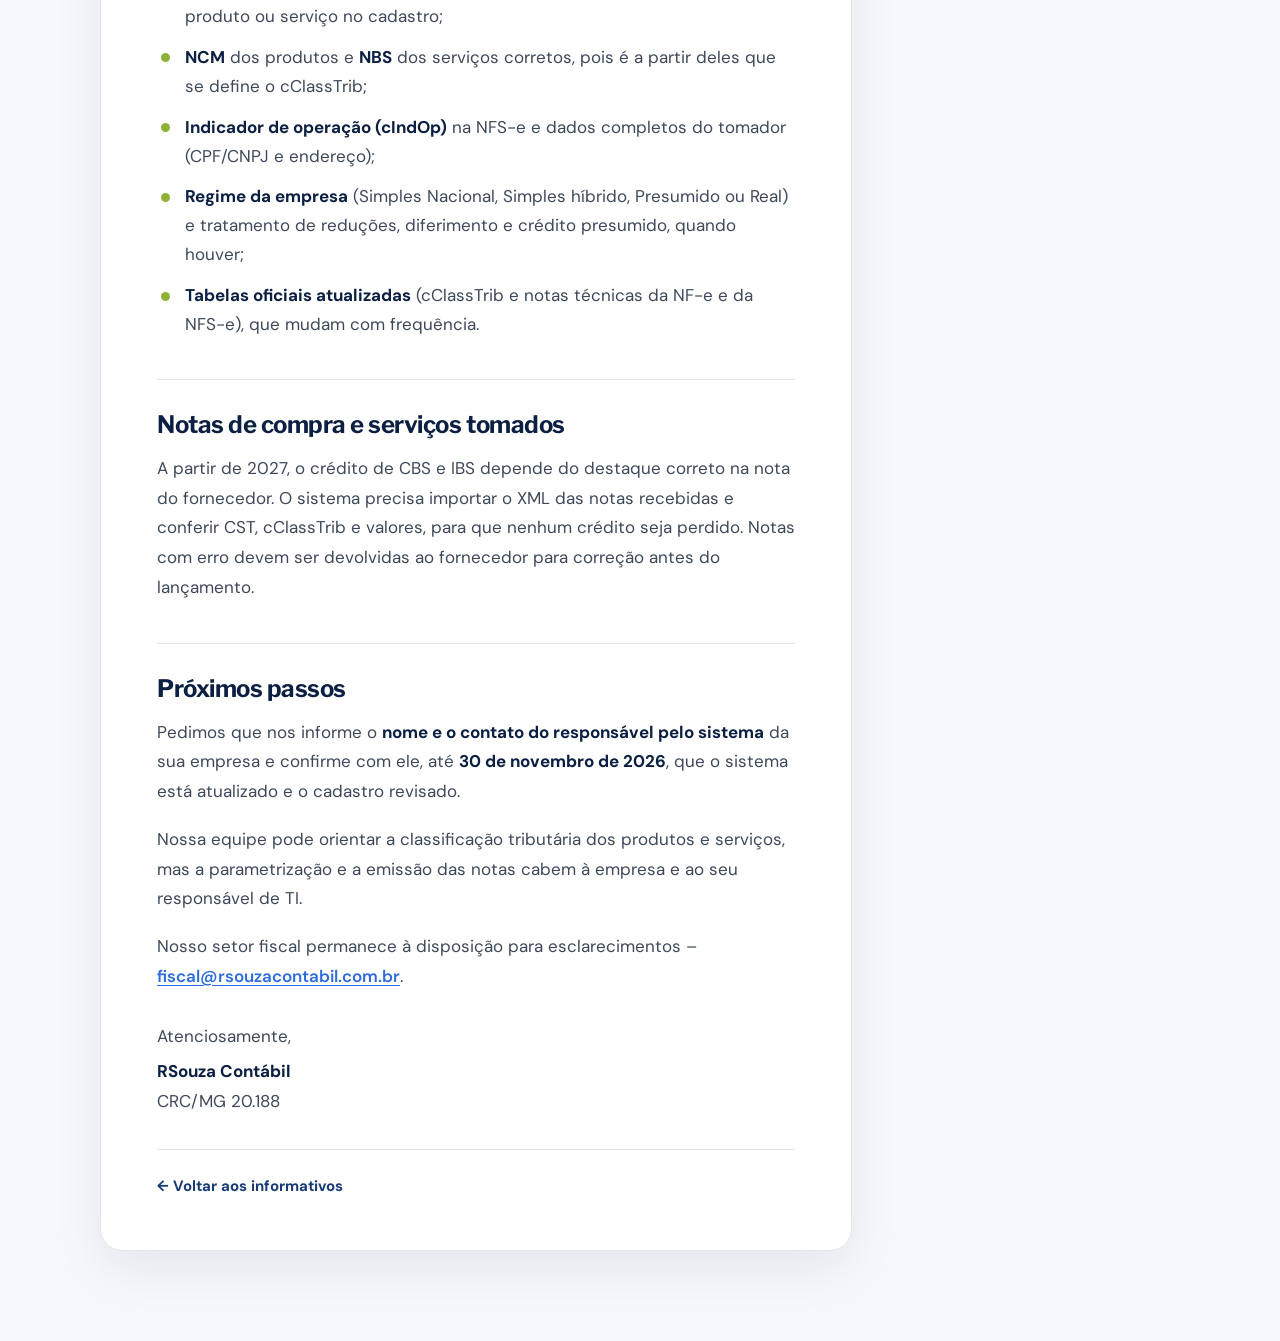
<file: parametrizacao-sistema-emissor.html>
<!DOCTYPE html>
<html lang="pt-BR">
<head>
  <meta charset="UTF-8">
  <meta name="viewport" content="width=device-width, initial-scale=1.0">
  <meta name="description" content="Reforma Tributária: quem é responsável pela parametrização do sistema emissor de notas para IBS e CBS e o que precisa estar configurado.">
  <meta property="og:title" content="Parametrização do sistema emissor – IBS e CBS | RSouza Contábil">
  <meta property="og:description" content="O que precisa estar parametrizado no sistema emissor de notas e o prazo de 30 de novembro de 2026.">
  <meta property="og:type" content="article">
  <meta property="og:url" content="https://rsouzacontabil.com.br/parametrizacao-sistema-emissor.html">
  <title>Parametrização do sistema emissor – IBS e CBS | RSouza Contábil</title>
  <link rel="icon" href="assets/favicon.svg" type="image/svg+xml">
  <link rel="preconnect" href="https://fonts.googleapis.com">
  <link rel="preconnect" href="https://fonts.gstatic.com" crossorigin>
  <link href="https://fonts.googleapis.com/css2?family=DM+Sans:wght@400;500;600;700&family=Libre+Franklin:wght@600;700;800&display=swap" rel="stylesheet">
  <link rel="stylesheet" href="css/style.css">
</head>
<body class="article-page">
  <header class="site-header">
    <div class="container nav-wrap">
      <a class="brand" href="index.html" aria-label="RSouza Contábil - início"><img src="assets/logo.svg" alt="RSouza Contábil"></a>
      <a class="btn btn-primary nav-cta" href="https://wa.me/553123420000?text=Ol%C3%A1%21%20Gostaria%20de%20esclarecer%20uma%20d%C3%BAvida%20sobre%20a%20parametriza%C3%A7%C3%A3o%20do%20sistema%20emissor%20para%20IBS%20e%20CBS." target="_blank" rel="noopener">Falar com a RSouza</a>
    </div>
  </header>
  <main>
    <section class="article-hero">
      <div class="container">
        <span class="eyebrow">REFORMA TRIBUTÁRIA</span>
        <h1>Responsável pela parametrização do sistema emissor de notas</h1>
        <p>Veja o que precisa estar configurado no seu sistema para emitir notas com IBS e CBS e quem deve cuidar desse cadastro.</p>
        <div class="article-meta"><span>Prazo: 30 de novembro de 2026</span><span>Leitura: 4 minutos</span></div>
      </div>
    </section>
    <div class="article-layout">
      <article class="article-body">
        <p><strong>Prezado(a) Cliente,</strong></p>
        <p>Com a Reforma Tributária (LC 214/2025), as notas fiscais passaram a ter campos próprios do IBS e da CBS. Desde <strong>3 de agosto de 2026</strong>, empresas do Lucro Presumido e do Lucro Real devem preencher esses campos na NF-e e na NFC-e, e desde <strong>1º de outubro de 2026</strong> na NFS-e. Para as empresas do Simples Nacional, a exigência começa em <strong>1º de janeiro de 2027</strong>, quando os valores também passam a compor o total da nota.</p>

        <div class="article-table-wrap">
          <table class="article-table">
            <thead><tr><th>Regime</th><th>Documento</th><th>Exigência dos campos de IBS e CBS</th></tr></thead>
            <tbody>
              <tr><td>Lucro Presumido e Lucro Real</td><td>NF-e e NFC-e</td><td>Desde 03/08/2026</td></tr>
              <tr><td>Lucro Presumido e Lucro Real</td><td>NFS-e</td><td>Desde 01/10/2026</td></tr>
              <tr><td>Simples Nacional</td><td>Todas as notas</td><td>A partir de 01/01/2027, com os valores compondo o total da nota</td></tr>
            </tbody>
          </table>
        </div>

        <p>Esse preenchimento depende do <strong>cadastro de produtos, serviços e clientes dentro do sistema emissor</strong>, que é de responsabilidade da própria empresa. Por isso, cada empresa precisa ter um profissional de TI, o fornecedor do sistema ou um responsável interno encarregado de parametrizar e manter esse cadastro.</p>
        <div class="notice-box"><strong>Chamamos a atenção:</strong> a SEFAZ já rejeita notas com os campos de IBS e CBS preenchidos de forma incorreta, e a rejeição por ausência desses campos pode passar a valer sem aviso prévio. Nota rejeitada é venda que não pode ser faturada.</div>

        <h2>O que precisa estar parametrizado – notas de venda e de serviço</h2>
        <ul>
          <li><strong>CST do IBS e da CBS</strong> (3 dígitos) e <strong>cClassTrib</strong> (6 dígitos), vinculados a cada produto ou serviço no cadastro;</li>
          <li><strong>NCM</strong> dos produtos e <strong>NBS</strong> dos serviços corretos, pois é a partir deles que se define o cClassTrib;</li>
          <li><strong>Indicador de operação (cIndOp)</strong> na NFS-e e dados completos do tomador (CPF/CNPJ e endereço);</li>
          <li><strong>Regime da empresa</strong> (Simples Nacional, Simples híbrido, Presumido ou Real) e tratamento de reduções, diferimento e crédito presumido, quando houver;</li>
          <li><strong>Tabelas oficiais atualizadas</strong> (cClassTrib e notas técnicas da NF-e e da NFS-e), que mudam com frequência.</li>
        </ul>

        <h2>Notas de compra e serviços tomados</h2>
        <p>A partir de 2027, o crédito de CBS e IBS depende do destaque correto na nota do fornecedor. O sistema precisa importar o XML das notas recebidas e conferir CST, cClassTrib e valores, para que nenhum crédito seja perdido. Notas com erro devem ser devolvidas ao fornecedor para correção antes do lançamento.</p>

        <h2>Próximos passos</h2>
        <p>Pedimos que nos informe o <strong>nome e o contato do responsável pelo sistema</strong> da sua empresa e confirme com ele, até <strong>30 de novembro de 2026</strong>, que o sistema está atualizado e o cadastro revisado.</p>
        <p>Nossa equipe pode orientar a classificação tributária dos produtos e serviços, mas a parametrização e a emissão das notas cabem à empresa e ao seu responsável de TI.</p>
        <p>Nosso setor fiscal permanece à disposição para esclarecimentos – <a href="mailto:fiscal@rsouzacontabil.com.br">fiscal@rsouzacontabil.com.br</a>.</p>
        <div class="article-signature">
          <p>Atenciosamente,</p>
          <p><strong>RSouza Contábil</strong><br>CRC/MG 20.188</p>
        </div>
        <a class="article-back" href="index.html#conteudos">← Voltar aos informativos</a>
      </article>
      <aside class="article-aside">
        <h2>Já tem um responsável pelo sistema?</h2>
        <p>Envie o nome e o contato do responsável pelo seu sistema emissor até 30 de novembro de 2026.</p>
        <a class="btn btn-accent" href="https://wa.me/553123420000?text=Ol%C3%A1%21%20Li%20o%20comunicado%20sobre%20a%20parametriza%C3%A7%C3%A3o%20do%20sistema%20emissor%20e%20gostaria%20de%20esclarecimentos." target="_blank" rel="noopener">Conversar no WhatsApp</a>
      </aside>
    </div>
  </main>
</body>
</html>
</file>
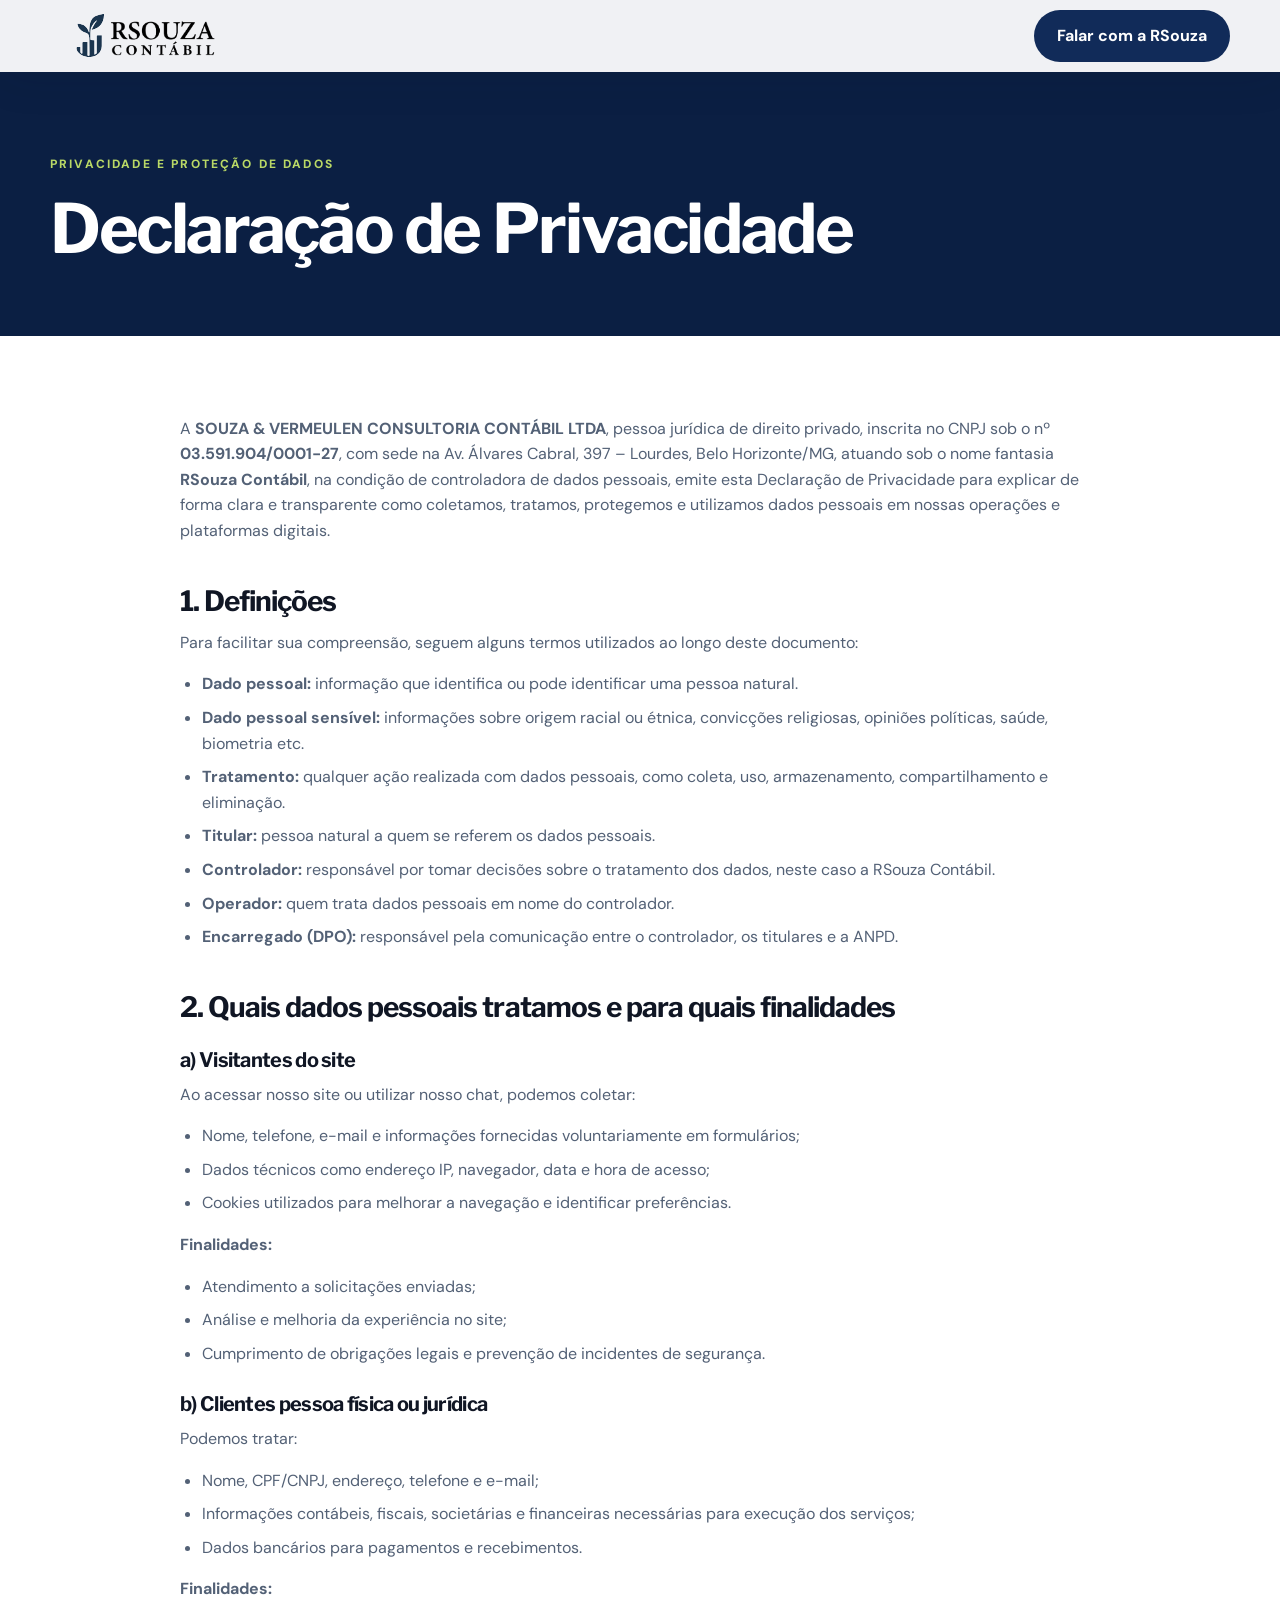
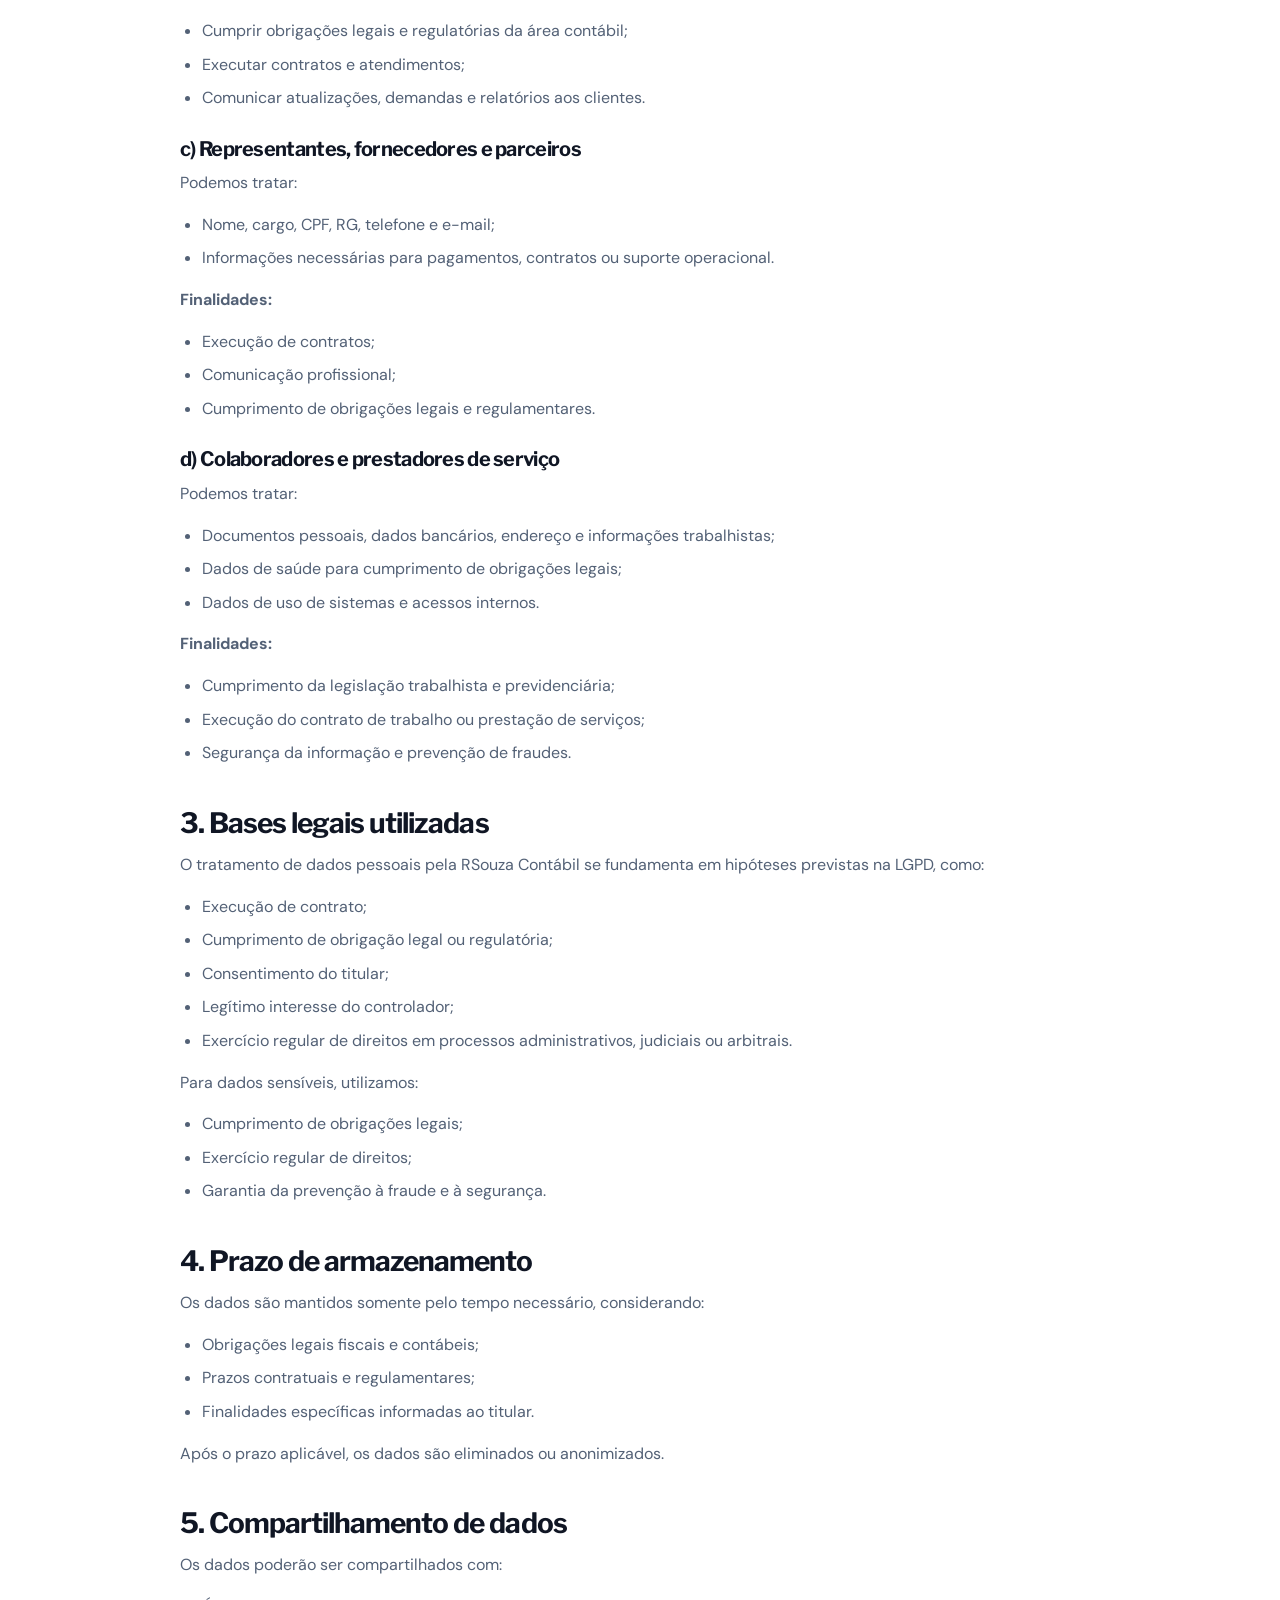
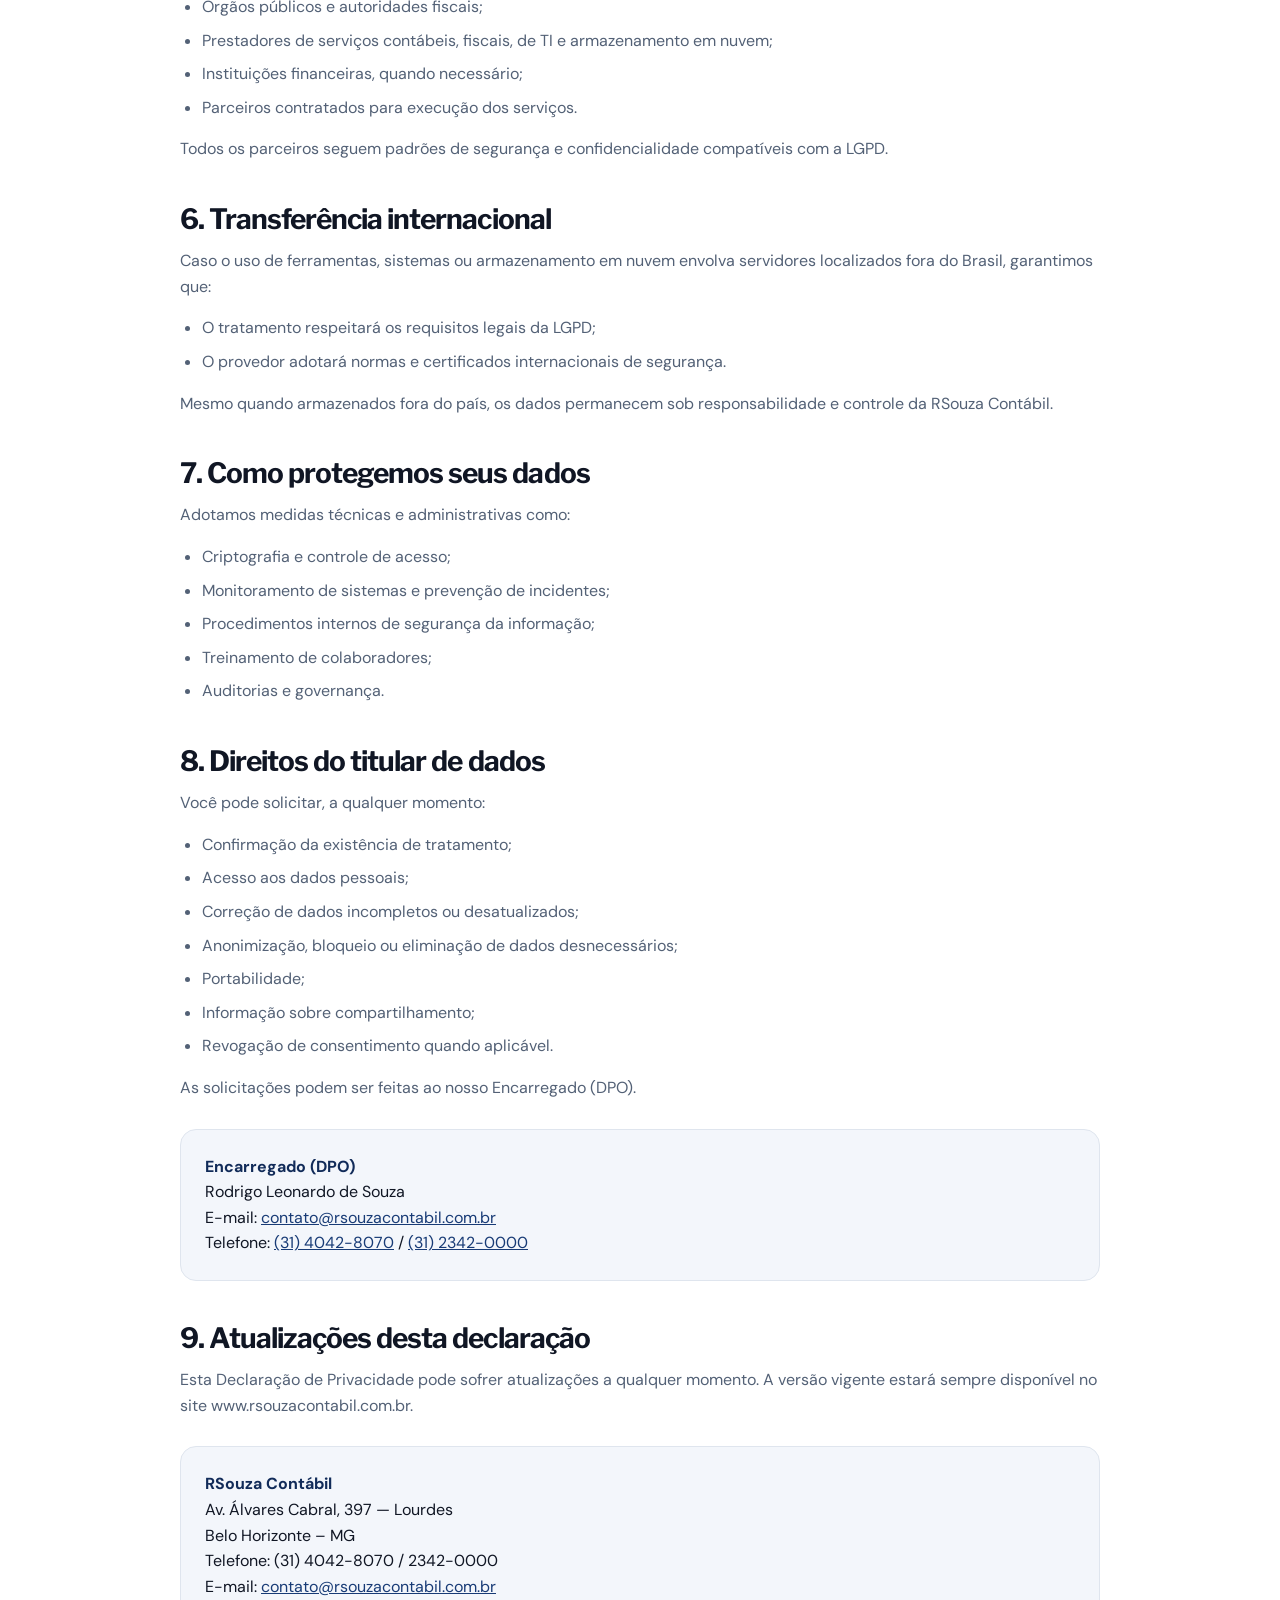
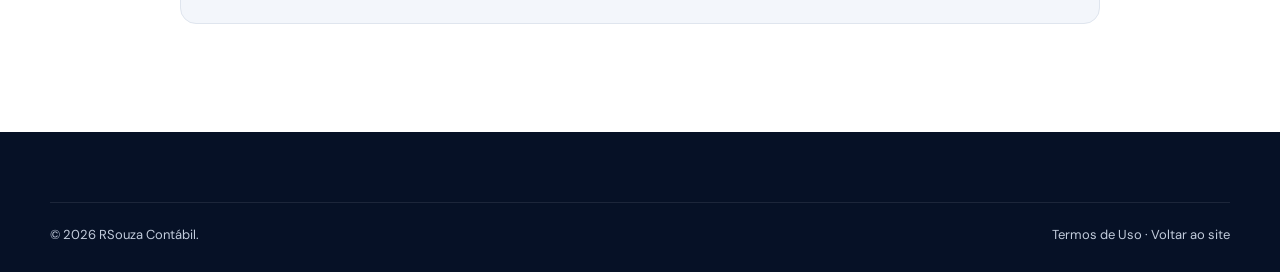
<file: privacidade.html>
<!DOCTYPE html>
<html lang="pt-BR">
<head>
  <meta charset="UTF-8">
  <meta name="viewport" content="width=device-width, initial-scale=1.0">
  <meta name="description" content="Declaração de Privacidade da RSouza Contábil. Saiba como tratamos, protegemos e utilizamos dados pessoais em nossas operações e plataformas digitais.">
  <meta name="theme-color" content="#112B59">
  <title>Declaração de Privacidade | RSouza Contábil</title>
  <link rel="icon" href="assets/favicon.svg" type="image/svg+xml">
  <link rel="preconnect" href="https://fonts.googleapis.com">
  <link rel="preconnect" href="https://fonts.gstatic.com" crossorigin>
  <link href="https://fonts.googleapis.com/css2?family=DM+Sans:wght@400;500;600;700&family=Libre+Franklin:wght@600;700;800&display=swap" rel="stylesheet">
  <link rel="stylesheet" href="css/style.css">
  <style>
    .legal-hero{padding:150px 0 70px;background:#0b1f43;color:#fff}
    .legal-hero h1{font-size:clamp(42px,6vw,68px);max-width:850px}
    .legal{padding:80px 0}
    .legal article{max-width:920px;margin:auto}
    .legal h2{font-size:28px;margin:42px 0 14px}
    .legal h3{font-size:20px;margin:28px 0 10px}
    .legal p,.legal li{color:#536176}
    .legal ul{padding-left:22px}
    .legal li{margin-bottom:8px}
    .legal .company-box{margin:28px 0;padding:24px;border-radius:16px;background:#f3f6fb;border:1px solid #dfe5ee}
    .legal .company-box strong{color:#112b59}
    .legal a{color:#183b76;text-decoration:underline}
  </style>
</head>
<body>
  <header class="site-header scrolled">
    <div class="container nav-wrap">
      <a class="brand" href="index.html" aria-label="RSouza Contábil - início">
        <img src="assets/logo.svg" alt="RSouza Contábil">
      </a>
      <a class="btn btn-primary" style="margin-left:auto" href="index.html#contato">Falar com a RSouza</a>
    </div>
  </header>

  <main>
    <section class="legal-hero">
      <div class="container">
        <span class="eyebrow light">PRIVACIDADE E PROTEÇÃO DE DADOS</span>
        <h1>Declaração de Privacidade</h1>
      </div>
    </section>

    <section class="legal">
      <div class="container">
        <article>
          <p>A <strong>SOUZA &amp; VERMEULEN CONSULTORIA CONTÁBIL LTDA</strong>, pessoa jurídica de direito privado, inscrita no CNPJ sob o nº <strong>03.591.904/0001-27</strong>, com sede na Av. Álvares Cabral, 397 – Lourdes, Belo Horizonte/MG, atuando sob o nome fantasia <strong>RSouza Contábil</strong>, na condição de controladora de dados pessoais, emite esta Declaração de Privacidade para explicar de forma clara e transparente como coletamos, tratamos, protegemos e utilizamos dados pessoais em nossas operações e plataformas digitais.</p>

          <h2>1. Definições</h2>
          <p>Para facilitar sua compreensão, seguem alguns termos utilizados ao longo deste documento:</p>
          <ul>
            <li><strong>Dado pessoal:</strong> informação que identifica ou pode identificar uma pessoa natural.</li>
            <li><strong>Dado pessoal sensível:</strong> informações sobre origem racial ou étnica, convicções religiosas, opiniões políticas, saúde, biometria etc.</li>
            <li><strong>Tratamento:</strong> qualquer ação realizada com dados pessoais, como coleta, uso, armazenamento, compartilhamento e eliminação.</li>
            <li><strong>Titular:</strong> pessoa natural a quem se referem os dados pessoais.</li>
            <li><strong>Controlador:</strong> responsável por tomar decisões sobre o tratamento dos dados, neste caso a RSouza Contábil.</li>
            <li><strong>Operador:</strong> quem trata dados pessoais em nome do controlador.</li>
            <li><strong>Encarregado (DPO):</strong> responsável pela comunicação entre o controlador, os titulares e a ANPD.</li>
          </ul>

          <h2>2. Quais dados pessoais tratamos e para quais finalidades</h2>

          <h3>a) Visitantes do site</h3>
          <p>Ao acessar nosso site ou utilizar nosso chat, podemos coletar:</p>
          <ul>
            <li>Nome, telefone, e-mail e informações fornecidas voluntariamente em formulários;</li>
            <li>Dados técnicos como endereço IP, navegador, data e hora de acesso;</li>
            <li>Cookies utilizados para melhorar a navegação e identificar preferências.</li>
          </ul>
          <p><strong>Finalidades:</strong></p>
          <ul>
            <li>Atendimento a solicitações enviadas;</li>
            <li>Análise e melhoria da experiência no site;</li>
            <li>Cumprimento de obrigações legais e prevenção de incidentes de segurança.</li>
          </ul>

          <h3>b) Clientes pessoa física ou jurídica</h3>
          <p>Podemos tratar:</p>
          <ul>
            <li>Nome, CPF/CNPJ, endereço, telefone e e-mail;</li>
            <li>Informações contábeis, fiscais, societárias e financeiras necessárias para execução dos serviços;</li>
            <li>Dados bancários para pagamentos e recebimentos.</li>
          </ul>
          <p><strong>Finalidades:</strong></p>
          <ul>
            <li>Cumprir obrigações legais e regulatórias da área contábil;</li>
            <li>Executar contratos e atendimentos;</li>
            <li>Comunicar atualizações, demandas e relatórios aos clientes.</li>
          </ul>

          <h3>c) Representantes, fornecedores e parceiros</h3>
          <p>Podemos tratar:</p>
          <ul>
            <li>Nome, cargo, CPF, RG, telefone e e-mail;</li>
            <li>Informações necessárias para pagamentos, contratos ou suporte operacional.</li>
          </ul>
          <p><strong>Finalidades:</strong></p>
          <ul>
            <li>Execução de contratos;</li>
            <li>Comunicação profissional;</li>
            <li>Cumprimento de obrigações legais e regulamentares.</li>
          </ul>

          <h3>d) Colaboradores e prestadores de serviço</h3>
          <p>Podemos tratar:</p>
          <ul>
            <li>Documentos pessoais, dados bancários, endereço e informações trabalhistas;</li>
            <li>Dados de saúde para cumprimento de obrigações legais;</li>
            <li>Dados de uso de sistemas e acessos internos.</li>
          </ul>
          <p><strong>Finalidades:</strong></p>
          <ul>
            <li>Cumprimento da legislação trabalhista e previdenciária;</li>
            <li>Execução do contrato de trabalho ou prestação de serviços;</li>
            <li>Segurança da informação e prevenção de fraudes.</li>
          </ul>

          <h2>3. Bases legais utilizadas</h2>
          <p>O tratamento de dados pessoais pela RSouza Contábil se fundamenta em hipóteses previstas na LGPD, como:</p>
          <ul>
            <li>Execução de contrato;</li>
            <li>Cumprimento de obrigação legal ou regulatória;</li>
            <li>Consentimento do titular;</li>
            <li>Legítimo interesse do controlador;</li>
            <li>Exercício regular de direitos em processos administrativos, judiciais ou arbitrais.</li>
          </ul>
          <p>Para dados sensíveis, utilizamos:</p>
          <ul>
            <li>Cumprimento de obrigações legais;</li>
            <li>Exercício regular de direitos;</li>
            <li>Garantia da prevenção à fraude e à segurança.</li>
          </ul>

          <h2>4. Prazo de armazenamento</h2>
          <p>Os dados são mantidos somente pelo tempo necessário, considerando:</p>
          <ul>
            <li>Obrigações legais fiscais e contábeis;</li>
            <li>Prazos contratuais e regulamentares;</li>
            <li>Finalidades específicas informadas ao titular.</li>
          </ul>
          <p>Após o prazo aplicável, os dados são eliminados ou anonimizados.</p>

          <h2>5. Compartilhamento de dados</h2>
          <p>Os dados poderão ser compartilhados com:</p>
          <ul>
            <li>Órgãos públicos e autoridades fiscais;</li>
            <li>Prestadores de serviços contábeis, fiscais, de TI e armazenamento em nuvem;</li>
            <li>Instituições financeiras, quando necessário;</li>
            <li>Parceiros contratados para execução dos serviços.</li>
          </ul>
          <p>Todos os parceiros seguem padrões de segurança e confidencialidade compatíveis com a LGPD.</p>

          <h2>6. Transferência internacional</h2>
          <p>Caso o uso de ferramentas, sistemas ou armazenamento em nuvem envolva servidores localizados fora do Brasil, garantimos que:</p>
          <ul>
            <li>O tratamento respeitará os requisitos legais da LGPD;</li>
            <li>O provedor adotará normas e certificados internacionais de segurança.</li>
          </ul>
          <p>Mesmo quando armazenados fora do país, os dados permanecem sob responsabilidade e controle da RSouza Contábil.</p>

          <h2>7. Como protegemos seus dados</h2>
          <p>Adotamos medidas técnicas e administrativas como:</p>
          <ul>
            <li>Criptografia e controle de acesso;</li>
            <li>Monitoramento de sistemas e prevenção de incidentes;</li>
            <li>Procedimentos internos de segurança da informação;</li>
            <li>Treinamento de colaboradores;</li>
            <li>Auditorias e governança.</li>
          </ul>

          <h2>8. Direitos do titular de dados</h2>
          <p>Você pode solicitar, a qualquer momento:</p>
          <ul>
            <li>Confirmação da existência de tratamento;</li>
            <li>Acesso aos dados pessoais;</li>
            <li>Correção de dados incompletos ou desatualizados;</li>
            <li>Anonimização, bloqueio ou eliminação de dados desnecessários;</li>
            <li>Portabilidade;</li>
            <li>Informação sobre compartilhamento;</li>
            <li>Revogação de consentimento quando aplicável.</li>
          </ul>
          <p>As solicitações podem ser feitas ao nosso Encarregado (DPO).</p>

          <div class="company-box">
            <strong>Encarregado (DPO)</strong><br>
            Rodrigo Leonardo de Souza<br>
            E-mail: <a href="mailto:contato@rsouzacontabil.com.br">contato@rsouzacontabil.com.br</a><br>
            Telefone: <a href="tel:+553140428070">(31) 4042-8070</a> / <a href="tel:+553123420000">(31) 2342-0000</a>
          </div>

          <h2>9. Atualizações desta declaração</h2>
          <p>Esta Declaração de Privacidade pode sofrer atualizações a qualquer momento. A versão vigente estará sempre disponível no site www.rsouzacontabil.com.br.</p>

          <div class="company-box">
            <strong>RSouza Contábil</strong><br>
            Av. Álvares Cabral, 397 — Lourdes<br>
            Belo Horizonte – MG<br>
            Telefone: (31) 4042-8070 / 2342-0000<br>
            E-mail: <a href="mailto:contato@rsouzacontabil.com.br">contato@rsouzacontabil.com.br</a>
          </div>
        </article>
      </div>
    </section>
  </main>

  <footer class="site-footer">
    <div class="container footer-bottom" style="margin-top:0">
      <span>© <span id="year"></span> RSouza Contábil.</span>
      <span><a href="termos-de-uso.html">Termos de Uso</a> · <a href="index.html">Voltar ao site</a></span>
    </div>
  </footer>
  <script>document.getElementById('year').textContent = new Date().getFullYear();</script>
</body>
</html>
</file>
<file: css/style.css>
:root {
  --navy-950: #07152c;
  --navy-900: #0b1f43;
  --navy-800: #112b59;
  --navy-700: #183b76;
  --blue-500: #2d6cdf;
  --sky-100: #eaf2ff;
  --paper: #f7f8fb;
  --white: #ffffff;
  --ink: #101624;
  --muted: #637085;
  --line: #dfe5ee;
  --accent: #b9d866;
  --accent-dark: #8eb237;
  --shadow: 0 24px 70px rgba(7, 21, 44, .14);
  --radius-xl: 32px;
  --radius-lg: 22px;
  --radius-md: 16px;
  --container: 1180px;
}

* { box-sizing: border-box; }
html { scroll-behavior: smooth; }
body {
  margin: 0;
  font-family: "DM Sans", Arial, sans-serif;
  color: var(--ink);
  background: var(--white);
  line-height: 1.6;
}
img { max-width: 100%; display: block; }
a { color: inherit; text-decoration: none; }
button, input, textarea { font: inherit; }
button { cursor: pointer; }
::selection { background: var(--accent); color: var(--navy-950); }

.container { width: min(calc(100% - 40px), var(--container)); margin: 0 auto; }
.section { padding: 110px 0; }
.eyebrow {
  display: inline-block;
  margin-bottom: 18px;
  font-size: 12px;
  font-weight: 800;
  letter-spacing: .18em;
  color: #dce8ff;
}
.eyebrow.dark { color: var(--navy-700); }
.eyebrow.light { color: var(--accent); }

h1, h2, h3 {
  font-family: "Libre Franklin", Arial, sans-serif;
  line-height: 1.08;
  letter-spacing: -.035em;
  margin: 0;
}
h1 { font-size: clamp(48px, 6.4vw, 82px); max-width: 900px; }
h2 { font-size: clamp(36px, 4.6vw, 58px); }
h3 { font-size: 24px; }
p { margin: 0 0 16px; color: var(--muted); }
.skip-link {
  position: fixed; left: 20px; top: -60px; z-index: 1000;
  padding: 12px 16px; background: var(--white); color: var(--navy-900);
  border-radius: 10px; transition: .2s;
}
.skip-link:focus { top: 20px; }

.btn {
  display: inline-flex;
  align-items: center;
  justify-content: center;
  min-height: 52px;
  padding: 0 22px;
  border-radius: 999px;
  font-weight: 700;
  transition: .25s ease;
  border: 1px solid transparent;
}
.btn:hover { transform: translateY(-2px); }
.btn-primary { background: var(--navy-800); color: var(--white); }
.btn-primary:hover { background: var(--navy-700); }
.btn-accent { background: var(--accent); color: var(--navy-950); }
.btn-accent:hover { background: #c8e477; box-shadow: 0 12px 30px rgba(185, 216, 102, .24); }
.btn-light { background: var(--white); color: var(--navy-900); }
.btn-ghost-light { border-color: rgba(255,255,255,.28); color: var(--white); background: rgba(255,255,255,.05); }
.btn-ghost-light:hover { background: rgba(255,255,255,.1); }

.site-header {
  position: fixed;
  z-index: 100;
  top: 0; left: 0; width: 100%;
  transition: .28s ease;
  color: var(--white);
}
.site-header.scrolled {
  background: rgba(255,255,255,.94);
  color: var(--navy-950);
  backdrop-filter: blur(16px);
  box-shadow: 0 10px 40px rgba(7,21,44,.08);
}
.nav-wrap {
  height: 92px;
  display: flex;
  align-items: center;
  gap: 28px;
  transition: .28s ease;
}
.site-header.scrolled .nav-wrap { height: 72px; }
.brand img { width: 190px; height: auto; color: currentColor; }
.site-header:not(.scrolled) .brand img { filter: brightness(0) invert(1); }
.main-nav { display: flex; align-items: center; gap: 24px; margin-left: auto; }
.main-nav a { font-size: 14px; font-weight: 600; opacity: .9; }
.main-nav a:hover { opacity: 1; }
.nav-cta { min-height: 44px; padding: 0 18px; font-size: 14px; }
.site-header:not(.scrolled) .nav-cta { background: var(--white); color: var(--navy-900); }
.menu-toggle {
  display: none;
  margin-left: auto;
  width: 44px; height: 44px;
  border: 0; background: transparent;
}
.menu-toggle span { display:block; width:24px; height:2px; margin:5px auto; background:currentColor; transition:.2s; }

.hero {
  position: relative;
  min-height: 880px;
  display: flex;
  align-items: center;
  overflow: hidden;
  background:
    radial-gradient(circle at 18% 18%, rgba(45,108,223,.24), transparent 34%),
    linear-gradient(125deg, var(--navy-950), var(--navy-800));
  color: var(--white);
}
.hero::before {
  content:"";
  position:absolute; inset:0;
  background-image:
    linear-gradient(rgba(255,255,255,.025) 1px, transparent 1px),
    linear-gradient(90deg, rgba(255,255,255,.025) 1px, transparent 1px);
  background-size: 56px 56px;
}
.hero-bg {
  position:absolute; width:640px; height:640px; border-radius:50%;
  right:-250px; top:70px;
  border:1px solid rgba(255,255,255,.1);
  box-shadow: 0 0 0 80px rgba(255,255,255,.02), 0 0 0 160px rgba(255,255,255,.015);
}
.hero-grid {
  position:relative;
  z-index:2;
  display:grid;
  grid-template-columns: 1.12fr .88fr;
  gap: 70px;
  align-items:center;
  padding-top:110px;
}
.hero-copy p {
  max-width: 670px;
  margin: 26px 0 32px;
  font-size: 19px;
  color: #cbd7eb;
}
.hero-copy h1 em { color: var(--accent); font-style: normal; }
.hero-actions { display:flex; gap:12px; flex-wrap:wrap; }
.hero-trust { display:flex; gap:28px; margin-top:40px; flex-wrap:wrap; color:#d4deed; font-size:13px; }
.hero-trust span::before { content:"✓"; color:var(--accent); margin-right:8px; font-weight:800; }

.hero-visual { position:relative; min-height:560px; }
.hero-photo-card {
  position:absolute; right:0; top:0;
  width:min(100%, 430px);
  border-radius: var(--radius-xl);
  overflow:hidden;
  box-shadow: var(--shadow);
  border: 1px solid rgba(255,255,255,.12);
}
.hero-photo-card::after {
  content:"";
  position:absolute; inset:0;
  background:linear-gradient(180deg, transparent 50%, rgba(7,21,44,.42));
}
.hero-photo-card img { width:100%; height:570px; object-fit:cover; object-position:center top; }
.floating-stat {
  position:absolute;
  z-index:3;
  display:flex; align-items:center; gap:12px;
  max-width:220px;
  padding:16px 18px;
  border:1px solid rgba(255,255,255,.16);
  background:rgba(8,25,52,.78);
  backdrop-filter: blur(14px);
  border-radius:18px;
  box-shadow: 0 20px 50px rgba(0,0,0,.2);
}
.floating-stat strong { font-size:28px; color:var(--accent); }
.floating-stat span { font-size:13px; line-height:1.25; color:#e7effc; }
.stat-one { left:-24px; top:84px; }
.stat-two { right:-36px; bottom:44px; }
.scroll-indicator {
  position:absolute; left:50%; bottom:28px; z-index:3;
  width:42px; height:42px; display:grid; place-items:center;
  border:1px solid rgba(255,255,255,.22); border-radius:50%; color:var(--white);
}

.proof-strip {
  position:relative;
  z-index:5;
  margin-top:-26px;
}
.proof-grid {
  display:grid;
  grid-template-columns:repeat(4,1fr);
  background:var(--white);
  border-radius:20px;
  box-shadow:0 20px 60px rgba(7,21,44,.12);
  overflow:hidden;
}
.proof-grid article { padding:26px 28px; border-right:1px solid var(--line); }
.proof-grid article:last-child { border-right:0; }
.proof-grid strong { display:block; font-size:18px; color:var(--navy-800); }
.proof-grid span { font-size:13px; color:var(--muted); }

.about-grid, .profile-grid, .contact-grid { display:grid; grid-template-columns:.9fr 1.1fr; gap:80px; align-items:center; }
.about-media { position:relative; }
.about-media img { border-radius:var(--radius-xl); width:100%; min-height:520px; object-fit:cover; box-shadow:var(--shadow); }
.about-tag {
  position:absolute; right:-28px; bottom:28px; max-width:260px;
  padding:20px; background:var(--navy-800); color:var(--white);
  border-radius:16px; font-weight:700;
}
.section-copy h2 { margin-bottom:26px; }
.section-copy p { max-width:720px; font-size:17px; }
.signature-quote {
  margin-top:30px; padding-top:26px; border-top:1px solid var(--line);
  display:flex; gap:14px;
}
.signature-quote > span { font-size:52px; color:var(--navy-700); line-height:.8; }
.signature-quote p { color:var(--navy-900); font-weight:700; }

.services { background:var(--paper); }
.section-heading { display:flex; justify-content:space-between; gap:60px; align-items:end; margin-bottom:52px; }
.section-heading > div { max-width:760px; }
.section-heading > p { max-width:380px; margin-bottom:5px; }
.service-grid { display:grid; grid-template-columns:repeat(2,1fr); gap:18px; }
.service-card {
  position:relative;
  min-height:420px;
  padding:34px;
  background:var(--white);
  border:1px solid var(--line);
  border-radius:var(--radius-lg);
  transition:.28s ease;
  overflow:hidden;
}
.service-card:hover { transform:translateY(-5px); box-shadow:var(--shadow); border-color:transparent; }
.service-number { position:absolute; right:26px; top:26px; font-size:13px; font-weight:800; color:#95a0b1; }
.icon-box {
  width:52px; height:52px; display:grid; place-items:center;
  border-radius:15px; background:var(--sky-100); color:var(--navy-700);
  font-size:24px; margin-bottom:30px;
}
.service-card h3 { color:var(--navy-900); margin-bottom:13px; }
.service-card p { max-width:510px; }
.service-card ul { padding:0; margin:22px 0 28px; list-style:none; display:grid; gap:8px; }
.service-card li { color:#4e5b70; font-size:14px; }
.service-card li::before { content:"•"; color:var(--accent-dark); margin-right:9px; }
.service-card a { color:var(--navy-700); font-size:14px; font-weight:800; }

.consultive {
  background:
    radial-gradient(circle at 78% 15%, rgba(45,108,223,.22), transparent 30%),
    var(--navy-950);
  color:var(--white);
}
.consultive-grid { display:grid; grid-template-columns:1.05fr .95fr; gap:80px; align-items:start; }
.consultive-copy h2 { max-width:760px; margin-bottom:24px; }
.consultive-copy p { color:#c8d4e7; font-size:17px; max-width:660px; margin-bottom:30px; }
.consultive-list { display:grid; }
.consultive-list article { display:grid; grid-template-columns:56px 1fr; gap:20px; padding:26px 0; border-bottom:1px solid rgba(255,255,255,.12); }
.consultive-list span { width:44px; height:44px; border-radius:50%; display:grid; place-items:center; border:1px solid rgba(255,255,255,.18); color:var(--accent); font-weight:800; }
.consultive-list h3 { font-size:20px; margin-bottom:8px; }
.consultive-list p { color:#aebbd1; margin:0; font-size:14px; }

.person { background:var(--white); }
.person-grid { display:grid; grid-template-columns:.8fr 1.2fr; gap:70px; align-items:start; }
.person-intro h2 { margin-bottom:22px; }
.person-intro p { font-size:17px; }
.text-link { color:var(--navy-700); font-weight:800; }
.person-services { display:grid; grid-template-columns:repeat(2,1fr); border:1px solid var(--line); border-radius:var(--radius-lg); overflow:hidden; }
.person-services > div { padding:28px; min-height:150px; border-right:1px solid var(--line); border-bottom:1px solid var(--line); }
.person-services > div:nth-child(2n) { border-right:0; }
.person-services > div:nth-last-child(-n+2) { border-bottom:0; }
.person-services span { display:block; font-size:11px; font-weight:800; color:var(--blue-500); margin-bottom:12px; }
.person-services strong { display:block; color:var(--navy-900); font-size:18px; }
.person-services small { color:var(--muted); }

.clients { background:var(--paper); overflow:hidden; }
.logo-marquee { overflow:hidden; padding:20px 0; mask-image:linear-gradient(to right,transparent,#000 10%,#000 90%,transparent); }
.logo-track { display:flex; width:max-content; gap:18px; animation:marquee 30s linear infinite; }
.logo-track:hover { animation-play-state:paused; }
.logo-track figure {
  width:220px; height:130px; margin:0;
  display:grid; place-items:center;
  padding:24px;
  border-radius:18px;
  background:var(--white);
  border:1px solid var(--line);
}
.logo-track img { max-width:100%; max-height:72px; object-fit:contain; }
@keyframes marquee { to { transform:translateX(calc(-50% - 9px)); } }

.profile { background:#0d0f13; color:var(--white); }
.profile-photo img { width:100%; max-height:690px; object-fit:cover; object-position:center top; border-radius:var(--radius-xl); }
.profile-copy h2 { margin-bottom:24px; }
.profile-copy p { color:#c8cbd2; font-size:16px; }
.profile-facts { display:flex; flex-wrap:wrap; gap:10px; margin-top:30px; }
.profile-facts span { padding:10px 14px; border-radius:999px; background:#181b22; border:1px solid #292e38; color:#e6e9ef; font-size:13px; }

.content-hub { background:var(--white); }
.article-grid { display:grid; grid-template-columns:repeat(3,1fr); gap:18px; }
.article-card { min-height:310px; padding:30px; border-radius:var(--radius-lg); border:1px solid var(--line); display:flex; flex-direction:column; transition:.25s; }
.article-card:hover { transform:translateY(-4px); box-shadow:var(--shadow); }
.article-card > span { color:var(--blue-500); font-size:11px; font-weight:800; letter-spacing:.14em; margin-bottom:18px; }
.article-card h3 { margin-bottom:18px; font-size:23px; }
.article-card a { margin-top:auto; color:var(--navy-700); font-weight:800; font-size:14px; }

.resource-center { background:var(--paper); }
.resource-layout { background:var(--white); border:1px solid var(--line); border-radius:var(--radius-lg); padding:22px; }
.tabs { display:flex; gap:8px; flex-wrap:wrap; padding-bottom:18px; border-bottom:1px solid var(--line); }
.tab { border:0; padding:11px 16px; border-radius:999px; background:#edf1f7; color:#536176; font-weight:700; }
.tab.active { background:var(--navy-800); color:var(--white); }
.tab-panels { padding-top:18px; }
.tab-panel { display:grid; grid-template-columns:repeat(2,1fr); gap:10px; }
.tab-panel a { display:flex; justify-content:space-between; align-items:center; padding:17px 18px; border-radius:14px; background:#f7f9fc; color:var(--navy-900); font-weight:700; transition:.2s; }
.tab-panel a:hover { background:var(--sky-100); transform:translateX(2px); }

.faq-grid { display:grid; grid-template-columns:.8fr 1.2fr; gap:80px; }
.faq-intro h2 { margin-bottom:20px; }
.faq-item { border-bottom:1px solid var(--line); }
.faq-item button { width:100%; display:flex; justify-content:space-between; gap:20px; align-items:center; padding:22px 0; border:0; background:none; color:var(--navy-900); text-align:left; font-weight:800; }
.faq-item button b { font-size:22px; font-weight:500; transition:.2s; }
.faq-item.open button b { transform:rotate(45deg); }
.faq-answer { max-height:0; overflow:hidden; transition:max-height .3s ease; }
.faq-answer p { padding:0 42px 22px 0; margin:0; }

.contact-section {
  padding:100px 0;
  background:
    radial-gradient(circle at 18% 20%, rgba(45,108,223,.2), transparent 30%),
    var(--navy-900);
  color:var(--white);
}
.contact-grid { grid-template-columns:.85fr 1.15fr; }
.contact-photo img { width:100%; max-height:650px; object-fit:cover; object-position:center top; border-radius:var(--radius-xl); }
.contact-copy h2 { margin-bottom:20px; }
.contact-copy > p { color:#c9d6e9; font-size:17px; max-width:650px; }
.contact-actions { display:flex; gap:12px; flex-wrap:wrap; margin:28px 0 42px; }
.contact-info { display:grid; grid-template-columns:repeat(2,1fr); gap:22px 30px; font-style:normal; }
.contact-info small { display:block; color:#93a7c5; margin-bottom:6px; }
.contact-info strong { color:var(--white); font-size:14px; }
.contact-info a:hover { color:var(--accent); }

.site-footer { background:#061126; color:#c2ccdc; padding:70px 0 26px; }
.footer-grid { display:grid; grid-template-columns:1.5fr .7fr .8fr 1fr; gap:50px; }
.footer-grid > div { display:flex; flex-direction:column; gap:10px; align-items:flex-start; }
.footer-grid strong { color:var(--white); margin-bottom:7px; }
.footer-grid a:hover { color:var(--white); }
.footer-brand img { filter:brightness(0) invert(1); width:180px; }
.footer-grid p { color:#8fa0b9; font-size:14px; max-width:320px; }
.footer-bottom { margin-top:50px; padding-top:22px; border-top:1px solid rgba(255,255,255,.09); display:flex; justify-content:space-between; gap:20px; font-size:13px; }

.whatsapp-float {
  position:fixed; z-index:90; right:22px; bottom:22px;
  display:flex; align-items:center; gap:9px;
  padding:14px 16px; border-radius:999px;
  background:var(--accent); color:var(--navy-950); font-weight:800;
  box-shadow:0 12px 35px rgba(7,21,44,.24);
  transition:.25s;
}
.whatsapp-float:hover { transform:translateY(-3px); }

.reveal { opacity:0; transform:translateY(24px); transition:opacity .7s ease, transform .7s ease; }
.reveal.visible { opacity:1; transform:none; }

@media (max-width: 1040px) {
  .main-nav { display:none; }
  .menu-toggle { display:block; order:2; }
  .nav-cta { order:3; }
  .main-nav.open {
    display:flex;
    position:absolute;
    top:82px; left:20px; right:20px;
    flex-direction:column; align-items:stretch;
    padding:18px;
    border-radius:18px;
    background:var(--white);
    color:var(--navy-900);
    box-shadow:var(--shadow);
  }
  .site-header.scrolled .main-nav.open { top:66px; }
  .hero-grid { grid-template-columns:1fr .75fr; gap:35px; }
  .hero-photo-card img { height:510px; }
  .stat-two { right:-10px; }
  .about-grid, .profile-grid, .contact-grid { gap:45px; }
  .consultive-grid, .person-grid, .faq-grid { gap:50px; }
}

@media (max-width: 820px) {
  .section { padding:82px 0; }
  .hero { min-height:auto; padding:120px 0 80px; }
  .hero-grid, .about-grid, .consultive-grid, .person-grid, .profile-grid, .faq-grid, .contact-grid { grid-template-columns:1fr; }
  .hero-visual { min-height:580px; }
  .hero-photo-card { left:0; right:auto; width:min(88%,430px); }
  .stat-one { left:auto; right:0; }
  .proof-grid { grid-template-columns:repeat(2,1fr); }
  .proof-grid article:nth-child(2) { border-right:0; }
  .proof-grid article:nth-child(-n+2) { border-bottom:1px solid var(--line); }
  .section-heading { align-items:start; flex-direction:column; gap:20px; }
  .service-grid, .article-grid { grid-template-columns:1fr; }
  .person-services { order:2; }
  .footer-grid { grid-template-columns:repeat(2,1fr); }
}

@media (max-width: 620px) {
  .container { width:min(calc(100% - 28px), var(--container)); }
  .site-header .nav-wrap { height:72px; }
  .brand img { width:158px; }
  .nav-cta { display:none; }
  .main-nav.open { top:66px; }
  h1 { font-size:clamp(42px,12vw,58px); }
  h2 { font-size:clamp(34px,10vw,46px); }
  .hero-copy p { font-size:17px; }
  .hero-actions .btn { width:100%; }
  .hero-trust { gap:12px 18px; }
  .hero-visual { min-height:500px; }
  .hero-photo-card img { height:470px; }
  .floating-stat { max-width:180px; padding:13px 14px; }
  .floating-stat strong { font-size:24px; }
  .stat-one { top:52px; }
  .stat-two { bottom:20px; }
  .proof-grid { grid-template-columns:1fr; }
  .proof-grid article { border-right:0; border-bottom:1px solid var(--line); }
  .proof-grid article:last-child { border-bottom:0; }
  .about-tag { right:14px; bottom:14px; max-width:230px; }
  .about-media img { min-height:420px; }
  .service-card { padding:26px; min-height:auto; }
  .person-services { grid-template-columns:1fr; }
  .person-services > div { border-right:0; border-bottom:1px solid var(--line) !important; }
  .person-services > div:last-child { border-bottom:0 !important; }
  .tab-panel { grid-template-columns:1fr; }
  .contact-info { grid-template-columns:1fr; }
  .footer-grid { grid-template-columns:1fr; gap:30px; }
  .footer-bottom { flex-direction:column; }
  .whatsapp-float span { display:none; }
  .whatsapp-float { width:52px; height:52px; padding:0; justify-content:center; }
}

/* ===== Páginas de comunicado ===== */
.article-page { background: var(--paper); }
.article-page .site-header { position: absolute; }
.article-page .nav-cta { margin-left: auto; }

.article-hero {
  position: relative;
  overflow: hidden;
  padding: 150px 0 120px;
  background:
    radial-gradient(circle at 85% 20%, rgba(45,108,223,.35), transparent 45%),
    radial-gradient(circle at 10% 110%, rgba(185,216,102,.18), transparent 40%),
    linear-gradient(135deg, var(--navy-950), var(--navy-800));
  color: var(--white);
}
.article-hero .container { max-width: 1080px; }
.article-hero .eyebrow { color: var(--accent); }
.article-hero h1 {
  font-size: clamp(32px, 4.2vw, 50px);
  line-height: 1.12;
  max-width: 820px;
}

.article-layout {
  width: min(calc(100% - 40px), 1080px);
  margin: -64px auto 90px;
  position: relative;
  display: grid;
  grid-template-columns: minmax(0, 1fr) 300px;
  gap: 28px;
  align-items: start;
}
.article-body {
  background: var(--white);
  border: 1px solid var(--line);
  border-radius: var(--radius-lg);
  box-shadow: 0 18px 50px rgba(7,21,44,.08);
  padding: 52px 56px;
}
.article-body p {
  font-size: 17px;
  line-height: 1.75;
  color: #3d4859;
  margin-bottom: 18px;
}
.article-body strong { color: var(--navy-900); }
.article-body h2 {
  font-size: 24px;
  letter-spacing: -.02em;
  color: var(--navy-900);
  margin: 40px 0 16px;
  padding-top: 32px;
  border-top: 1px solid var(--line);
}
.article-body h3 {
  font-size: 19px;
  letter-spacing: -.01em;
  color: var(--navy-700);
  margin: 26px 0 10px;
}
.article-body a:not(.article-back) {
  color: var(--blue-500);
  font-weight: 600;
  text-decoration: underline;
  text-underline-offset: 3px;
}
.article-back {
  display: inline-block;
  margin-top: 26px;
  padding-top: 24px;
  border-top: 1px solid var(--line);
  width: 100%;
  color: var(--navy-700);
  font-weight: 700;
  font-size: 15px;
}
.article-back:hover { color: var(--blue-500); }

.article-aside {
  position: sticky;
  top: 24px;
  background: var(--navy-900);
  color: var(--white);
  border-radius: var(--radius-lg);
  padding: 32px 28px;
  box-shadow: 0 18px 50px rgba(7,21,44,.16);
}
.article-aside h2 { font-size: 22px; letter-spacing: -.02em; margin-bottom: 12px; }
.article-aside p { color: #c8d4e7; font-size: 15px; margin-bottom: 22px; }
.article-aside .btn { width: 100%; }

@media (max-width: 900px) {
  .article-layout { grid-template-columns: minmax(0, 1fr); }
  .article-aside { position: static; }
}
@media (max-width: 620px) {
  .article-page .nav-cta { display: none; }
  .article-hero { padding: 120px 0 96px; }
  .article-layout { width: min(calc(100% - 28px), 1080px); margin-bottom: 60px; }
  .article-body { padding: 30px 22px; }
  .article-body p { font-size: 16px; }
  .article-body h2 { font-size: 21px; }
}
.article-hero p { color: #c8d4e7; font-size: 18px; max-width: 720px; margin: 20px 0 0; }
.article-meta { display: flex; flex-wrap: wrap; gap: 10px; margin-top: 28px; }
.article-meta span {
  font-size: 13px; font-weight: 600; color: #dce8ff;
  padding: 7px 14px; border-radius: 999px;
  background: rgba(255,255,255,.08); border: 1px solid rgba(255,255,255,.16);
}
.article-body > h2:first-child { margin-top: 0; padding-top: 0; border-top: 0; }
.article-body ul { margin: 0 0 22px; padding: 0; list-style: none; display: grid; gap: 12px; }
.article-body li {
  position: relative; padding-left: 28px;
  font-size: 17px; line-height: 1.7; color: #3d4859;
}
.article-body li::before {
  content: ""; position: absolute; left: 4px; top: .62em;
  width: 9px; height: 9px; border-radius: 50%; background: var(--accent-dark);
}
.notice-box {
  margin: 26px 0; padding: 20px 24px;
  background: var(--sky-100); border-left: 4px solid var(--blue-500);
  border-radius: 0 var(--radius-md) var(--radius-md) 0;
  color: var(--navy-900); font-size: 16px; line-height: 1.7;
}
.notice-box strong { color: var(--navy-800); }
.article-table-wrap { overflow-x: auto; margin: 0 0 24px; border: 1px solid var(--line); border-radius: var(--radius-md); }
.article-table { width: 100%; border-collapse: collapse; font-size: 15px; }
.article-table th { background: var(--navy-900); color: var(--white); text-align: left; padding: 14px 16px; font-weight: 700; }
.article-table td { padding: 14px 16px; border-top: 1px solid var(--line); color: #3d4859; vertical-align: top; }
.article-table tbody tr:nth-child(even) td { background: var(--paper); }
.article-body p.article-disclaimer { font-size: 14px; color: var(--muted); font-style: italic; margin-top: 28px; }
.article-signature { margin-top: 30px; }
.article-signature p { margin-bottom: 6px; }
@media (max-width: 620px) {
  .article-hero p { font-size: 16px; }
  .article-body li { font-size: 16px; }
}
.compare-grid { display: grid; grid-template-columns: repeat(auto-fit, minmax(min(300px, 100%), 1fr)); gap: 16px; margin: 6px 0 24px; }
.compare-card { background: var(--paper); border: 1px solid var(--line); border-top: 4px solid var(--navy-700); border-radius: var(--radius-md); padding: 22px 22px 8px; }
.compare-card + .compare-card { border-top-color: var(--accent-dark); }
.article-body .compare-card h3 { margin-top: 0; }
.article-body .compare-card p { font-size: 15.5px; line-height: 1.7; }
@media (max-width: 620px) {
  .article-table { font-size: 14px; }
  .article-table th, .article-table td { padding: 12px 12px; }
}
</file>
